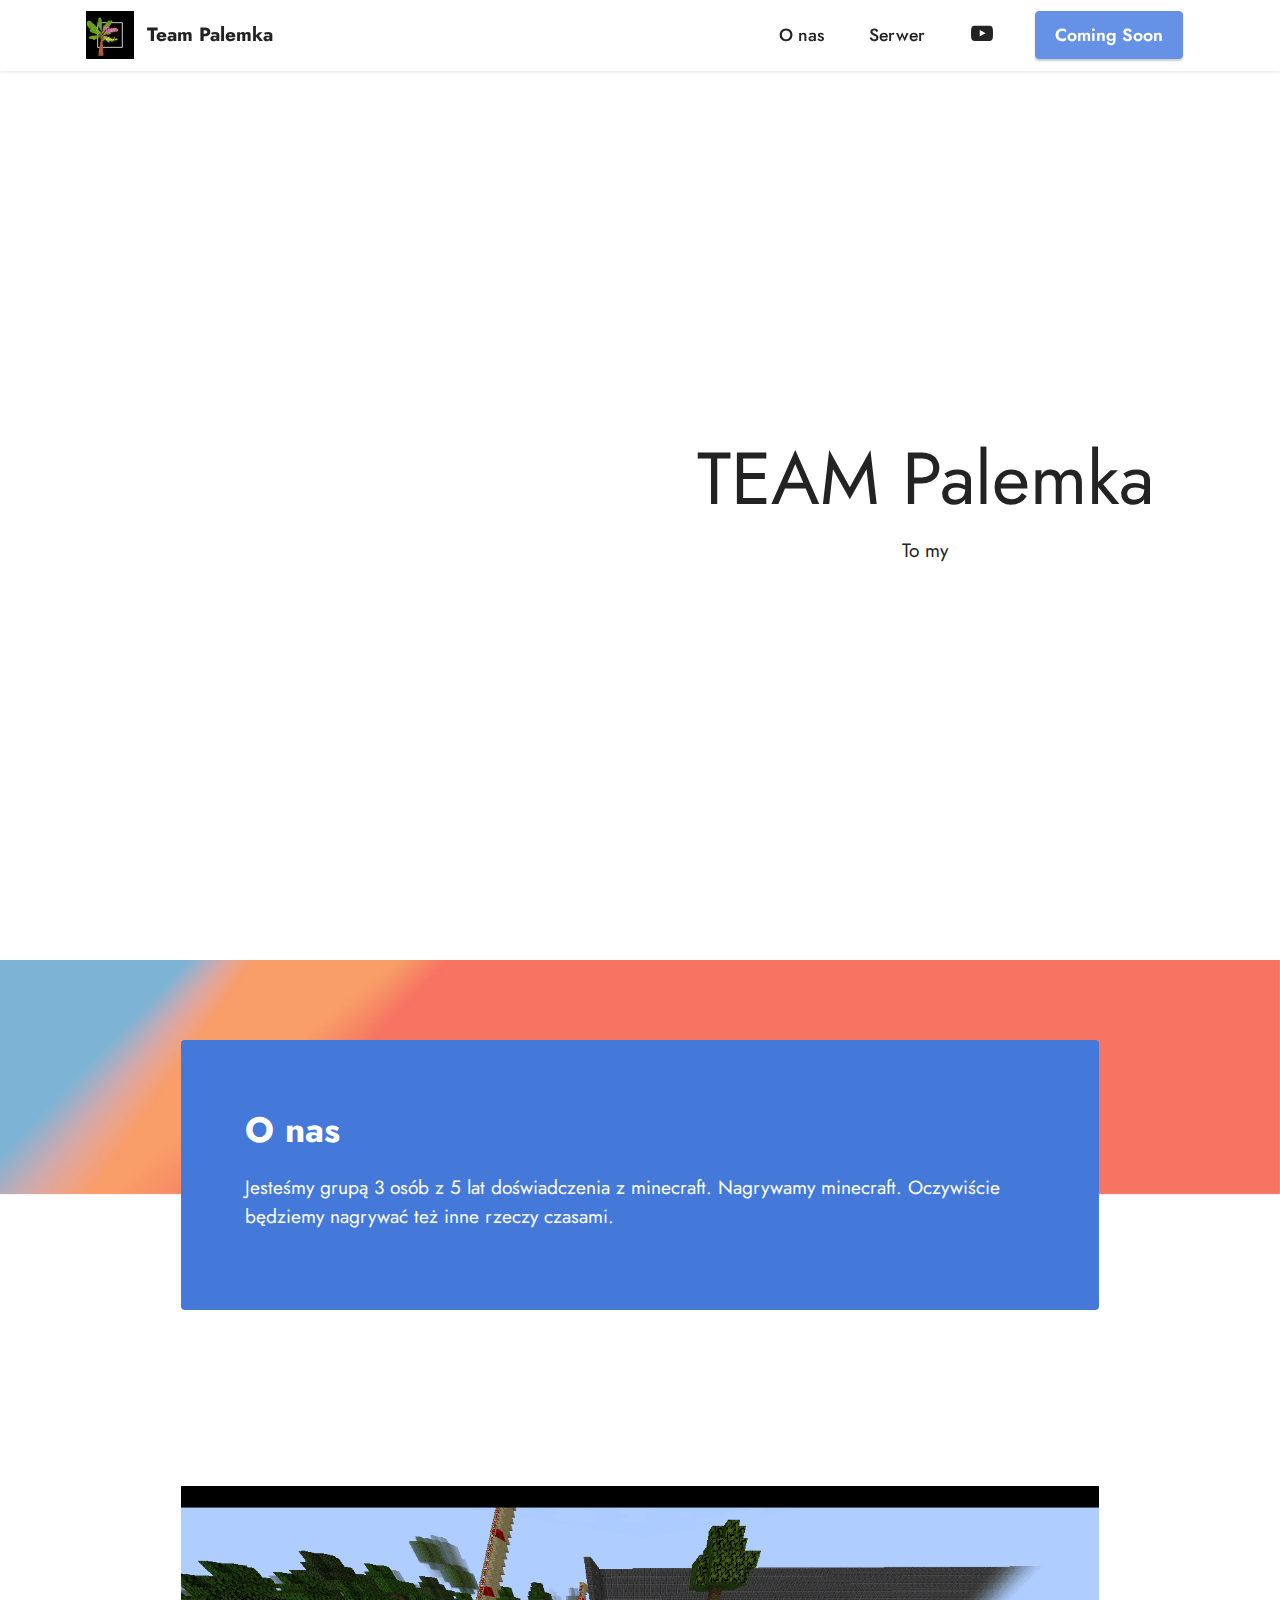
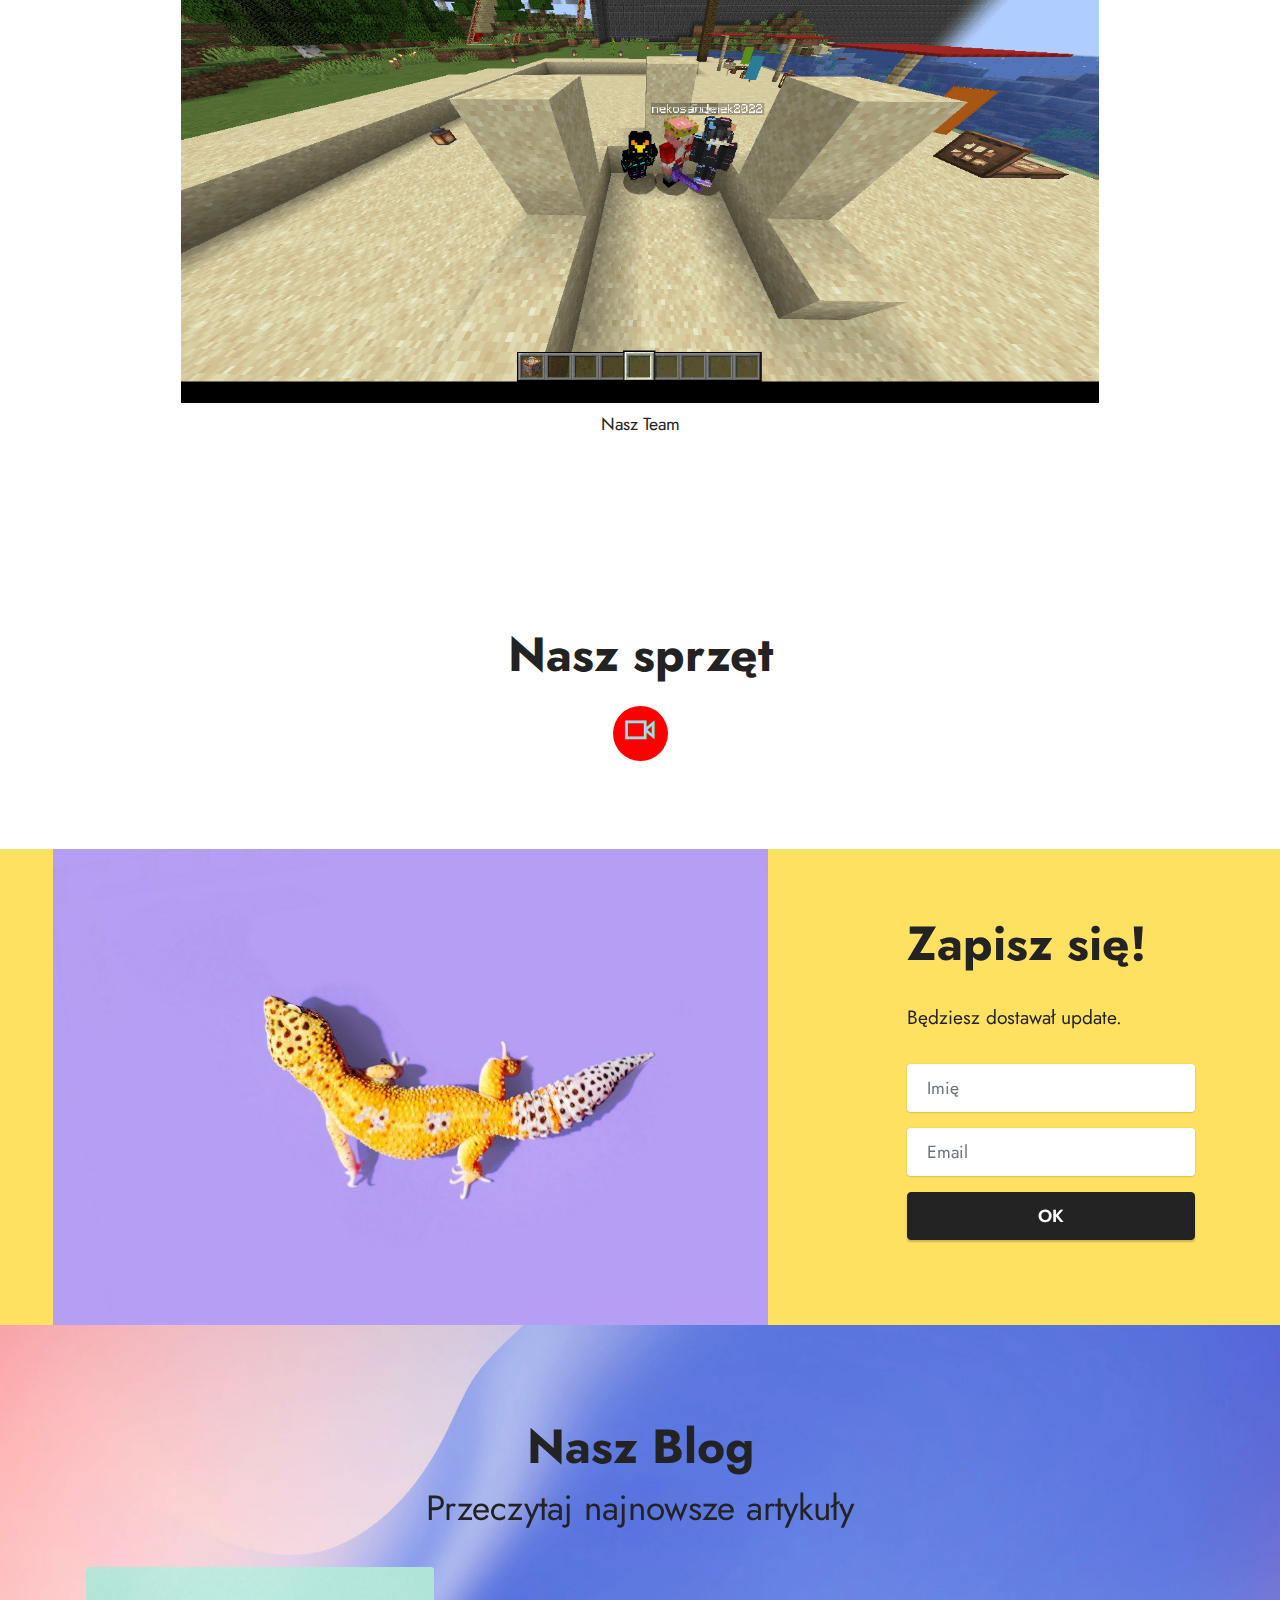
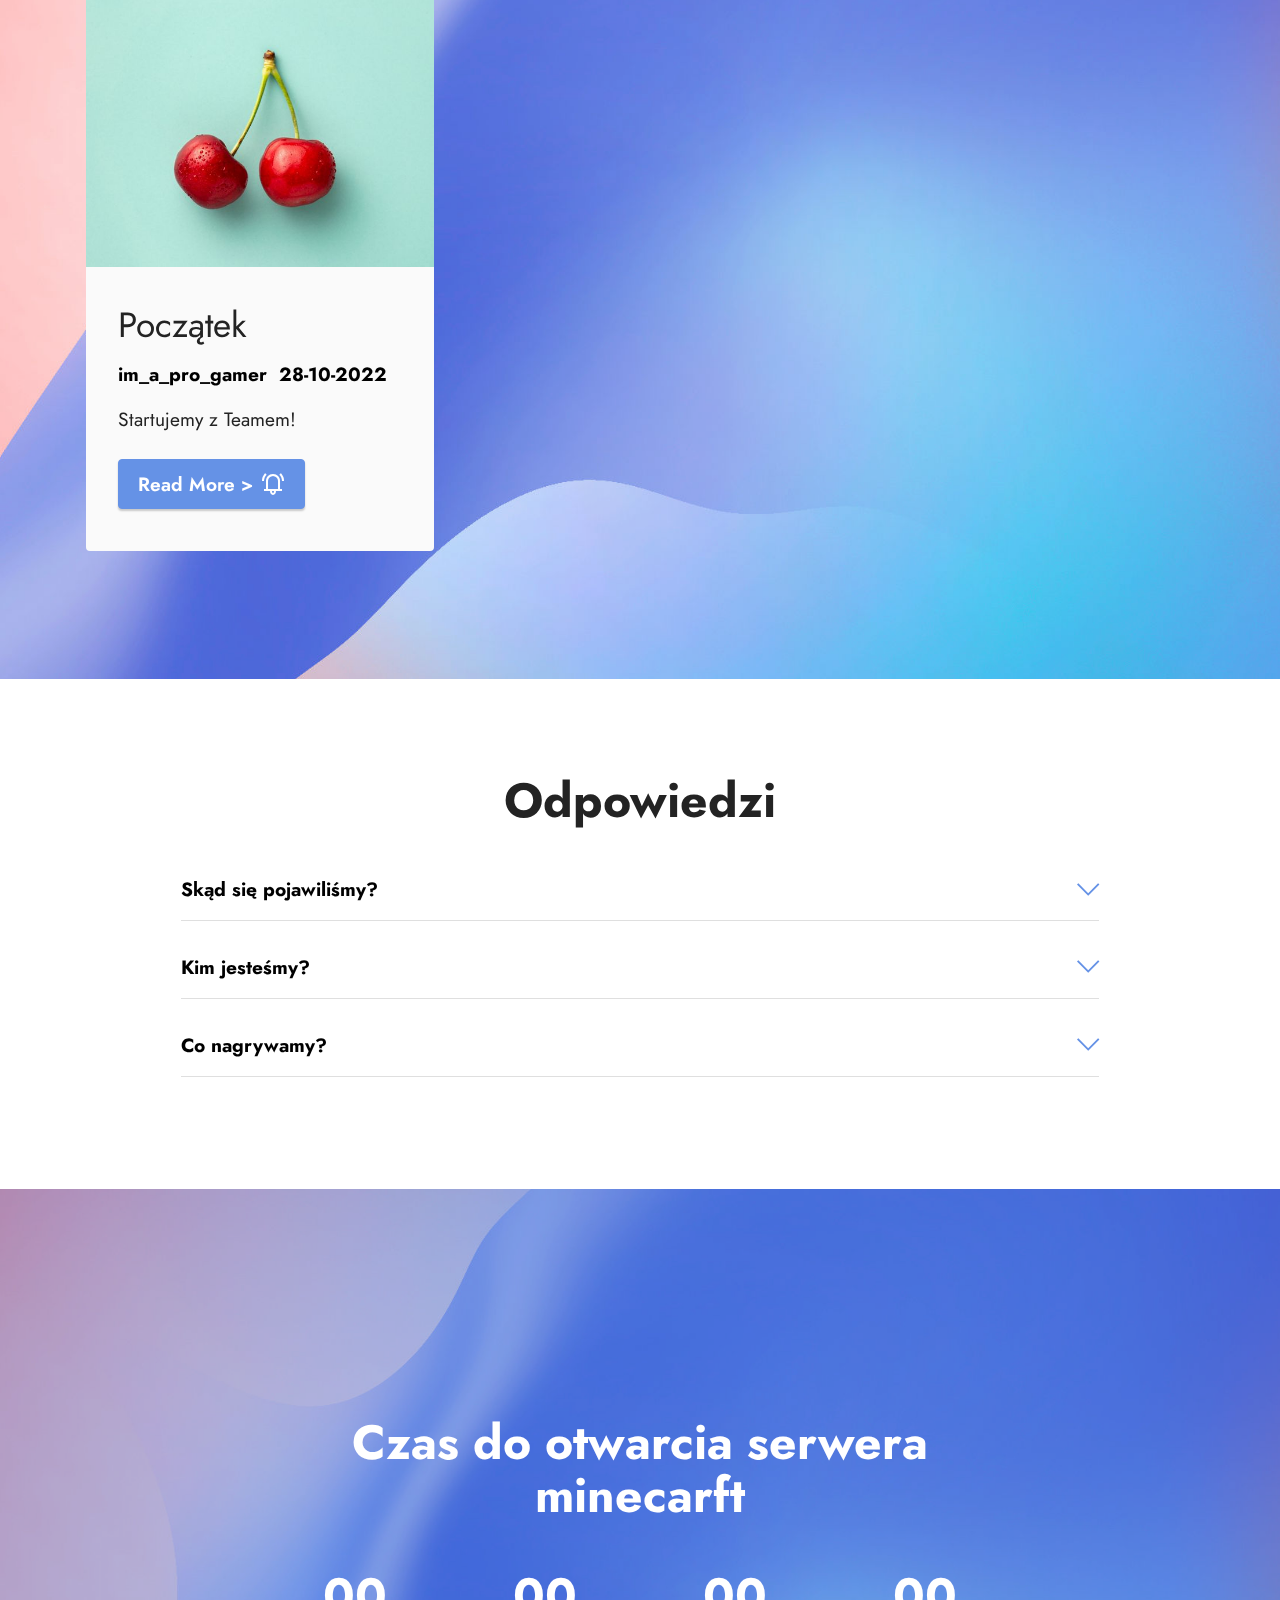
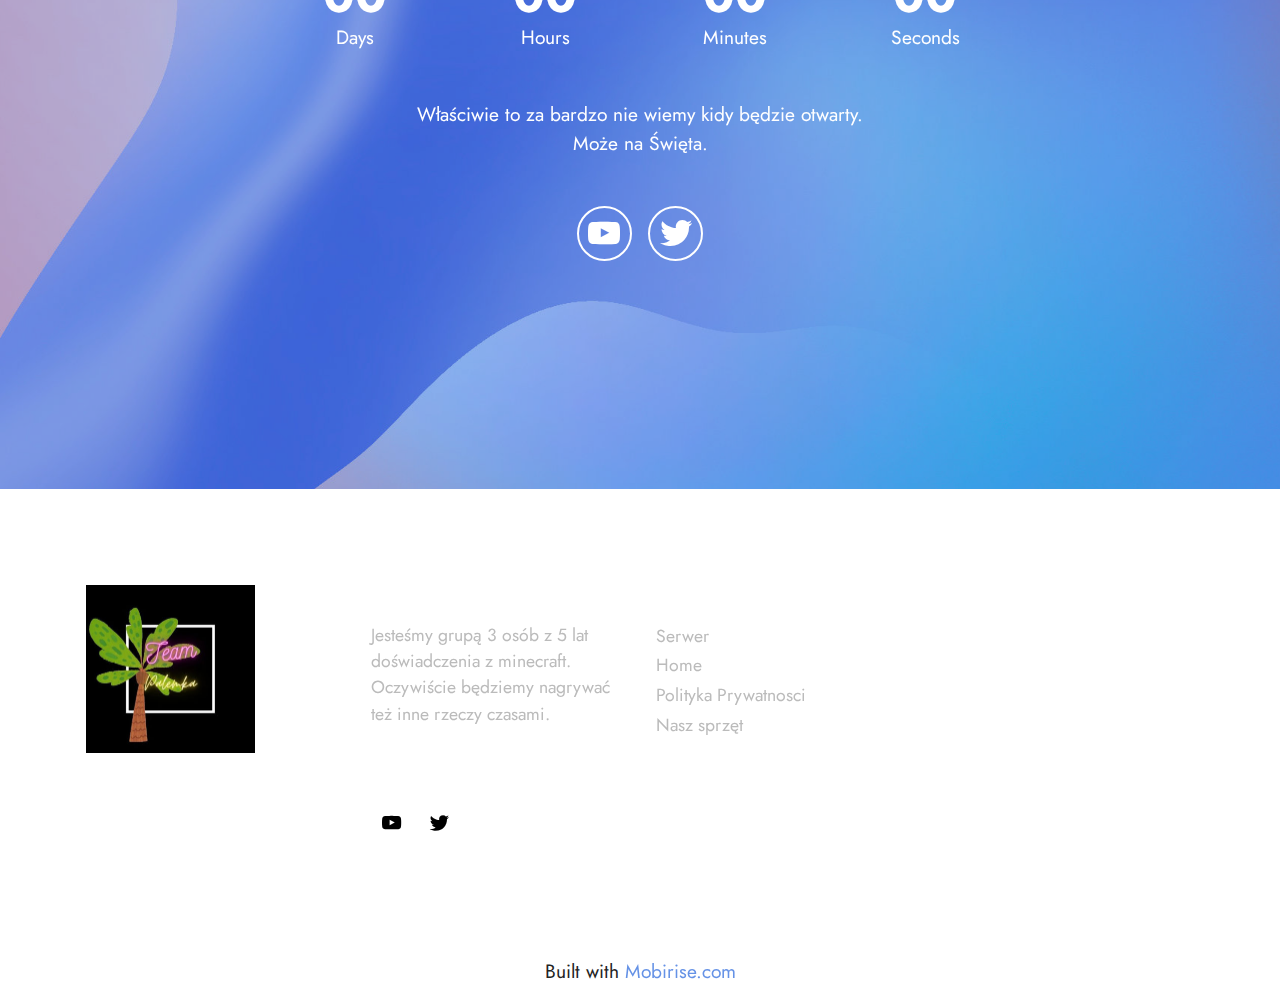
<file: index.html>
<!DOCTYPE html>
<html  >
<head>
  <!-- Site made with Mobirise Website Builder v5.6.14, https://mobirise.com -->
  <meta charset="UTF-8">
  <meta http-equiv="X-UA-Compatible" content="IE=edge">
  <meta name="generator" content="Mobirise v5.6.14, mobirise.com">
  <meta name="viewport" content="width=device-width, initial-scale=1, minimum-scale=1">
  <link rel="shortcut icon" href="assets/images/team-80x80.jpg" type="image/x-icon">
  <meta name="description" content="To jest nasza strona internetowa.">
  
  
  <title>Team Palemka</title>
  <link rel="stylesheet" href="assets/web/assets/mobirise-icons2/mobirise2.css">
  <link rel="stylesheet" href="assets/web/assets/mobirise-icons/mobirise-icons.css">
  <link rel="stylesheet" href="assets/bootstrap/css/bootstrap.min.css">
  <link rel="stylesheet" href="assets/bootstrap/css/bootstrap-grid.min.css">
  <link rel="stylesheet" href="assets/bootstrap/css/bootstrap-reboot.min.css">
  <link rel="stylesheet" href="assets/parallax/jarallax.css">
  <link rel="stylesheet" href="assets/socicon/css/styles.css">
  <link rel="stylesheet" href="assets/dropdown/css/style.css">
  <link rel="stylesheet" href="assets/theme/css/style.css">
  <link rel="preload" href="https://fonts.googleapis.com/css?family=Jost:100,200,300,400,500,600,700,800,900,100i,200i,300i,400i,500i,600i,700i,800i,900i&display=swap" as="style" onload="this.onload=null;this.rel='stylesheet'">
  <noscript><link rel="stylesheet" href="https://fonts.googleapis.com/css?family=Jost:100,200,300,400,500,600,700,800,900,100i,200i,300i,400i,500i,600i,700i,800i,900i&display=swap"></noscript>
  <link rel="preload" as="style" href="assets/mobirise/css/mbr-additional.css"><link rel="stylesheet" href="assets/mobirise/css/mbr-additional.css" type="text/css">

  
  
  
</head>
<body>
  
  <section data-bs-version="5.1" class="menu menu2 cid-tlrSTpXNOG" once="menu" id="menu2-15">
    
    <nav class="navbar navbar-dropdown navbar-fixed-top navbar-expand-lg">
        <div class="container">
            <div class="navbar-brand">
                <span class="navbar-logo">
                    <a href="https://mobiri.se">
                        <img src="assets/images/team-80x80.jpg" alt="Team Palemka" style="height: 3rem;">
                    </a>
                </span>
                <span class="navbar-caption-wrap"><a class="navbar-caption text-black display-7" href="https://mobiri.se">Team Palemka</a></span>
            </div>
            <button class="navbar-toggler" type="button" data-toggle="collapse" data-bs-toggle="collapse" data-target="#navbarSupportedContent" data-bs-target="#navbarSupportedContent" aria-controls="navbarNavAltMarkup" aria-expanded="false" aria-label="Toggle navigation">
                <div class="hamburger">
                    <span></span>
                    <span></span>
                    <span></span>
                    <span></span>
                </div>
            </button>
            <div class="collapse navbar-collapse" id="navbarSupportedContent">
                <ul class="navbar-nav nav-dropdown" data-app-modern-menu="true"><li class="nav-item"><a class="nav-link link text-black text-primary display-4" href="index.html#content15-r">O nas</a></li>
                    <li class="nav-item"><a class="nav-link link text-black text-primary display-4" href="Mineone.html">Serwer</a></li>
                    <li class="nav-item"><a class="nav-link link text-black text-primary display-4" href="https://www.youtube.com/channel/UCvRHscGbyYnPG7lRS5nkvGQ" target="_blank"><span class="socicon socicon-youtube mbr-iconfont mbr-iconfont-btn"></span></a>
                    </li></ul>
                
                <div class="navbar-buttons mbr-section-btn"><a class="btn btn-primary display-4" href="polityka prywatności.html">Coming Soon</a></div>
            </div>
        </div>
    </nav>
</section>

<section data-bs-version="5.1" class="header3 cid-tlrGSwEM6m mbr-fullscreen" data-bg-video="https://vimeo.com/428046504" id="header3-p">

    

    <div class="mbr-fallback-image disabled"></div>
    <div class="mbr-overlay" style="opacity: 0.2; background-color: rgb(255, 255, 255);"></div>

    <div class="align-center container">
        <div class="row justify-content-end">
            <div class="col-12 col-lg-6">
                <h1 class="mbr-section-title mbr-fonts-style mb-3 display-1">TEAM Palemka</h1>
                
                <p class="mbr-text mbr-fonts-style display-7">To my</p>
                
            </div>
        </div>
    </div>
</section>

<section data-bs-version="5.1" class="content15 cid-tlrH5FI1E2 mbr-parallax-background" id="content15-r">

    

    
    <div class="mbr-overlay" style="opacity: 0.3; background-color: rgb(255, 255, 255);">
    </div>
    <div class="container">
        <div class="row justify-content-center">
            <div class="card col-md-12 col-lg-10">
                <div class="card-wrapper">
                    <div class="card-box align-left">
                        <h4 class="card-title mbr-fonts-style mbr-white mb-3 display-5"><strong>O nas</strong></h4>
                        <p class="mbr-text mbr-fonts-style display-7">Jesteśmy grupą 3 osób z 5 lat doświadczenia z minecraft. Nagrywamy minecraft. Oczywiście będziemy nagrywać też inne rzeczy czasami.&nbsp;</p>
                        
                    </div>
                </div>
            </div>
        </div>
    </div>
</section>

<section data-bs-version="5.1" class="image3 cid-tlrHaqKQ5R" data-bg-video="https://vimeo.com/428046504" id="image3-s">
    

    <div class="mbr-fallback-image disabled"></div>
    <div class="mbr-overlay" style="opacity: 0.7; background-color: rgb(255, 255, 255);">
    </div>

    <div class="container">
        <div class="row justify-content-center">
            <div class="col-12 col-lg-10">
                <div class="image-wrapper">
                    <img src="assets/images/screenshot-from-2022-10-27-10-44-13-1366x768.png" alt="nasz team">
                    <p class="mbr-description mbr-fonts-style mt-2 align-center display-4">Nasz Team</p>
                </div>
            </div>
        </div>
    </div>
</section>

<section data-bs-version="5.1" class="share3 cid-tlrHRMaEMg" data-bg-video="https://vimeo.com/428046504" id="share3-w">
    
     
    
    <div class="mbr-fallback-image disabled"></div>
    <div class="mbr-overlay" style="opacity: 0.5; background-color: rgb(255, 255, 255);">
    </div>

    <div class="container">
        <div class="media-container-row">
            <div class="col-12">
                <h3 class="mbr-section-title align-center mb-3 mbr-fonts-style display-2"><strong>Nasz sprzęt</strong></h3>
                <div class="social-list align-center">
                   
                    
                        
                        
                        
                        
                        
                        
                        
                        
                        <a class="iconfont-wrapper bg-youtube m-2" href="page3.html" target="_blank">
                            <span class="mobi-mbri-video mobi-mbri" style="color: rgb(152, 222, 232); fill: rgb(152, 222, 232);"></span>
                        </a>
                        
                </div>
            </div>
        </div>
    </div>
</section>

<section data-bs-version="5.1" class="form3 cid-tlrHV0p6Mi" id="form3-x">

    

    

    <div class="container-fluid">
        <div class="row justify-content-center">
            <div class="col-lg-7 col-12">
                <div class="image-wrapper">
                    <img class="w-100" src="assets/images/features6.jpg" alt="Mobirise Website Builder">
                </div>
            </div>
            <div class="col-lg-3 offset-lg-1 mbr-form" data-form-type="formoid">
                <form action="https://mobirise.eu/" method="POST" class="mbr-form form-with-styler" data-form-title="Form Name"><input type="hidden" name="email" data-form-email="true" value="pPJl7rnGeaV8ZRoACFRt+CeZeUoWmxTRKN4zakJaKBxCCvTsm8j7Szq5OVYfQrAzbjstKjpQGFc8YPNlZXFShb07VbDdJVepkNA3liIskIEzTlDMyhoNAqJHbwiwWk64">
                    <div class="row">
                        <div hidden="hidden" data-form-alert="" class="alert alert-success col-12">Dziękujemy za zapisanie</div>
                        <div hidden="hidden" data-form-alert-danger="" class="alert alert-danger col-12">
                            Oops...! some problem!
                        </div>
                    </div>
                    <div class="dragArea row">
                        <div class="col-lg-12 col-md-12 col-sm-12">
                            <h1 class="mbr-section-title mb-4 display-2"><strong>Zapisz się!</strong></h1>
                        </div>
                        <div class="col-lg-12 col-md-12 col-sm-12">
                            <p class="mbr-text mbr-fonts-style mb-4 display-7">Będziesz dostawał update.</p>
                        </div>
                        <div data-for="name" class="col-lg-12 col-md col-sm-12 form-group mb-3">
                            <input type="text" name="name" placeholder="Imię" data-form-field="name" class="form-control" value="" id="name-form3-x">
                        </div>
                        <div class="col-lg-12 col-md col-sm-12 form-group mb-3" data-for="email">
                            <input type="email" name="email" placeholder="Email" data-form-field="email" class="form-control" value="" id="email-form3-x">
                        </div>
                        <div class="col-md-auto col-12 mbr-section-btn"><button type="submit" class="btn btn-black display-4">OK</button></div>
                    </div>
                </form>
            </div>
            <div class="offset-lg-1"></div>
        </div>
    </div>
</section>

<section data-bs-version="5.1" class="content2 cid-tlrI0ENkzW" id="content2-y">
    
    <div class="mbr-overlay"></div>
    <div class="container">
        <div class="mbr-section-head">
            <h4 class="mbr-section-title mbr-fonts-style align-center mb-0 display-2"><strong>Nasz Blog</strong></h4>
            <h5 class="mbr-section-subtitle mbr-fonts-style align-center mb-0 mt-2 display-5">Przeczytaj najnowsze artykuły</h5>
        </div>
        <div class="row mt-4">
            
            
            <div class="item features-image сol-12 col-md-6 col-lg-4 active">
                <div class="item-wrapper">
                    <div class="item-img">
                        <img src="assets/images/product3.jpg" alt="Mobirise Website Builder" title="">
                    </div>
                    <div class="item-content">
                        <h5 class="item-title mbr-fonts-style display-5">Początek</h5>
                        <h6 class="item-subtitle mbr-fonts-style mt-1 display-7"><strong>im_a_pro_gamer&nbsp; 28-10-2022</strong></h6>
                        <p class="mbr-text mbr-fonts-style mt-3 display-7">Startujemy z Teamem!</p>
                    </div>
                    <div class="mbr-section-btn item-footer mt-2"><a href="index.html#content15-r" class="btn btn-primary item-btn display-7"><span class="mobi-mbri mobi-mbri-alert mbr-iconfont mbr-iconfont-btn"></span>Read More
                            &gt;</a></div>
                </div>
            </div>

        </div>
    </div>
</section>

<section data-bs-version="5.1" class="content17 cid-tlrI2o1JI0" data-bg-video="https://vimeo.com/428046504" id="content17-z">

    

    <div class="mbr-fallback-image disabled"></div>
    <div class="mbr-overlay" style="opacity: 0.9; background-color: rgb(255, 255, 255);">
    </div>
    
    <div class="container">
        
            <div class="row justify-content-center">
                <div class="col-12 col-md-10">
                    <div class="section-head align-center mb-4">
                        <h3 class="mbr-section-title mb-0 mbr-fonts-style display-2"><strong>Odpowiedzi</strong></h3>
                        
                    </div>
                    
                    <div id="bootstrap-toggle" class="toggle-panel accordionStyles tab-content">
                        <div class="card mb-3">
                            <div class="card-header" role="tab" id="headingOne">
                                <a role="button" class="collapsed panel-title text-black" data-toggle="collapse" data-bs-toggle="collapse" data-core="" href="#collapse1_6" aria-expanded="false" aria-controls="collapse1">
                                    <h6 class="panel-title-edit mbr-fonts-style mb-0 display-7"><strong>Skąd się pojawiliśmy?</strong></h6>
                                    <span class="sign mbr-iconfont mbri-arrow-down"></span>
                                </a>
                            </div>
                            <div id="collapse1_6" class="panel-collapse noScroll collapse" role="tabpanel" aria-labelledby="headingOne">
                                <div class="panel-body">
                                    <p class="mbr-fonts-style panel-text display-7">Wpadliśmy na pomysł że fajnie będzie wam nagrywać kontent.</p>
                                </div>
                            </div>
                        </div>
                        <div class="card mb-3">
                            <div class="card-header" role="tab" id="headingTwo">
                                <a role="button" class="collapsed panel-title text-black" data-toggle="collapse" data-bs-toggle="collapse" data-core="" href="#collapse2_6" aria-expanded="false" aria-controls="collapse2">
                                    <h6 class="panel-title-edit mbr-fonts-style mb-0 display-7"><strong>Kim jesteśmy?&nbsp;</strong></h6>
                                    <span class="sign mbr-iconfont mbri-arrow-down"></span>
                                </a>

                            </div>
                            <div id="collapse2_6" class="panel-collapse noScroll collapse" role="tabpanel" aria-labelledby="headingTwo">
                                <div class="panel-body">
                                    <p class="mbr-fonts-style panel-text display-7">Jesteśmy grupą 3 osób z 5 lat doświadczenia z minecraft.</p>
                                </div>
                            </div>
                        </div>
                        <div class="card mb-3">
                            <div class="card-header" role="tab" id="headingThree">
                                <a role="button" class="collapsed panel-title text-black" data-toggle="collapse" data-bs-toggle="collapse" data-core="" href="#collapse3_6" aria-expanded="false" aria-controls="collapse3">
                                    <h6 class="panel-title-edit mbr-fonts-style mb-0 display-7"><strong>Co nagrywamy?</strong></h6>
                                    <span class="sign mbr-iconfont mbri-arrow-down"></span>
                                </a>
                            </div>
                            <div id="collapse3_6" class="panel-collapse noScroll collapse" role="tabpanel" aria-labelledby="headingThree">
                                <div class="panel-body">
                                    <p class="mbr-fonts-style panel-text display-7">Minecraft.&nbsp; Oczywiście będziemy nagrywać też inne rzeczy czasami. </p>
                                </div>
                            </div>
                        </div>
                        
                        
                        
                    </div>
                </div>
            </div>
        </div>
</section>

<section data-bs-version="5.1" class="countdown4 cid-tlrI552DD8 mbr-fullscreen" id="countdown4-10">
    

    
    <div class="mbr-overlay" style="opacity: 0.4; background-color: rgb(68, 121, 217);">
    </div>
    <div class="container">
        <div class="row justify-content-center">
            <div class="col-lg-8">
                <h3 class="mbr-section-title mb-5 align-center mbr-fonts-style display-2"><strong>Czas do otwarcia serwera minecarft</strong></h3>
                
                <div class="countdown-cont align-center mb-5">
                    <div class="daysCountdown col-xs-3 col-sm-3 col-md-3" title="Days"></div>
                    <div class="hoursCountdown col-xs-3 col-sm-3 col-md-3" title="Hours"></div>
                    <div class="minutesCountdown col-xs-3 col-sm-3 col-md-3" title="Minutes"></div>
                    <div class="secondsCountdown col-xs-3 col-sm-3 col-md-3" title="Seconds"></div>
                    <div class="countdown" data-due-date="2022/11/28"></div>
                </div>
                <p class="mbr-text mb-5 align-center mbr-fonts-style display-7">Właściwie to za bardzo nie wiemy kidy będzie otwarty.<br>Może na Święta.</p>
                <div class="icons-menu row justify-content-center display-7">
                    
                    
                    
                    
                <div class="soc-item col-auto">
                        <a href="https://www.youtube.com/channel/UCvRHscGbyYnPG7lRS5nkvGQ" target="_blank" class="social__link">
                            <span class="mbr-iconfont socicon-youtube socicon"></span>
                        </a>
                    </div><div class="soc-item col-auto">
                        <a href="https://twitter.com/Team_Palemka" target="_blank" class="social__link">
                            <span class="mbr-iconfont socicon-twitter socicon"></span>
                        </a>
                    </div></div>
                
            </div>
        </div>
    </div>
</section>

<section data-bs-version="5.1" class="footer4 cid-tls9eVwTUj" once="footers" id="footer4-18">

    

    
    
    <div class="container">
        <div class="row mbr-white">
            <div class="col-6 col-lg-3">
                <div class="media-wrap col-md-8 col-12">
                    <a href="https://mobiri.se/">
                        <img src="assets/images/team-337x337.jpg" alt="team">
                    </a>
                </div>
            </div>
            <div class="col-12 col-md-6 col-lg-3">
                <h5 class="mbr-section-subtitle mbr-fonts-style mb-2 display-7"><strong>O nas</strong></h5>
                <p class="mbr-text mbr-fonts-style mb-4 display-4">Jesteśmy grupą 3 osób z 5 lat doświadczenia z minecraft. Oczywiście będziemy nagrywać też inne rzeczy czasami.&nbsp;</p>
                <h5 class="mbr-section-subtitle mbr-fonts-style mb-3 display-7">
                    <strong>Follow Us</strong>
                </h5>
                <div class="social-row display-7">
                    <div class="soc-item">
                        <a href="https://www.youtube.com/channel/UCvRHscGbyYnPG7lRS5nkvGQ" target="_blank">
                            <span class="mbr-iconfont socicon-youtube socicon"></span>
                        </a>
                    </div>
                    <div class="soc-item">
                        <a href="https://twitter.com/Team_Palemka" target="_blank">
                            <span class="mbr-iconfont socicon-twitter socicon"></span>
                        </a>
                    </div>
                    
                    
                </div>
            </div>
            <div class="col-12 col-md-6 col-lg-3">
                <h5 class="mbr-section-subtitle mbr-fonts-style mb-2 display-7"><strong>Centrum</strong></h5>
                <ul class="list mbr-fonts-style display-4">
                    <li class="mbr-text item-wrap">Serwer</li>
                    <li class="mbr-text item-wrap">Home</li>
                    <li class="mbr-text item-wrap">Polityka Prywatnosci</li><li class="mbr-text item-wrap">Nasz sprzęt</li>
                </ul>
            </div>
            <div class="col-12 col-md-6 col-lg-3">
                <h5 class="mbr-section-subtitle mbr-fonts-style mb-2 display-7"></h5>
                <ul class="list mbr-fonts-style display-4"></ul>
            </div>
            
        </div>
    </div>
</section><section class="display-7" style="padding: 0;align-items: center;justify-content: center;flex-wrap: wrap;    align-content: center;display: flex;position: relative;height: 4rem;"><a href="https://mobiri.se/2895281" style="flex: 1 1;height: 4rem;position: absolute;width: 100%;z-index: 1;"><img alt="" style="height: 4rem;" src="[data-uri]"></a><p style="margin: 0;text-align: center;" class="display-7">Built with &#8204;</p><a style="z-index:1" href="https://mobirise.com">Mobirise.com </a></section><script src="assets/bootstrap/js/bootstrap.bundle.min.js"></script>  <script src="assets/parallax/jarallax.js"></script>  <script src="assets/web/assets/cookies-alert-plugin/cookies-alert-core.js"></script>  <script src="assets/web/assets/cookies-alert-plugin/cookies-alert-script.js"></script>  <script src="assets/smoothscroll/smooth-scroll.js"></script>  <script src="assets/ytplayer/index.js"></script>  <script src="assets/vimeoplayer/player.js"></script>  <script src="assets/mbr-switch-arrow/mbr-switch-arrow.js"></script>  <script src="assets/countdown/countdown.js"></script>  <script src="assets/dropdown/js/navbar-dropdown.js"></script>  <script src="assets/theme/js/script.js"></script>  <script src="assets/formoid/formoid.min.js"></script>  
  
  
</body>
</html>
</file>
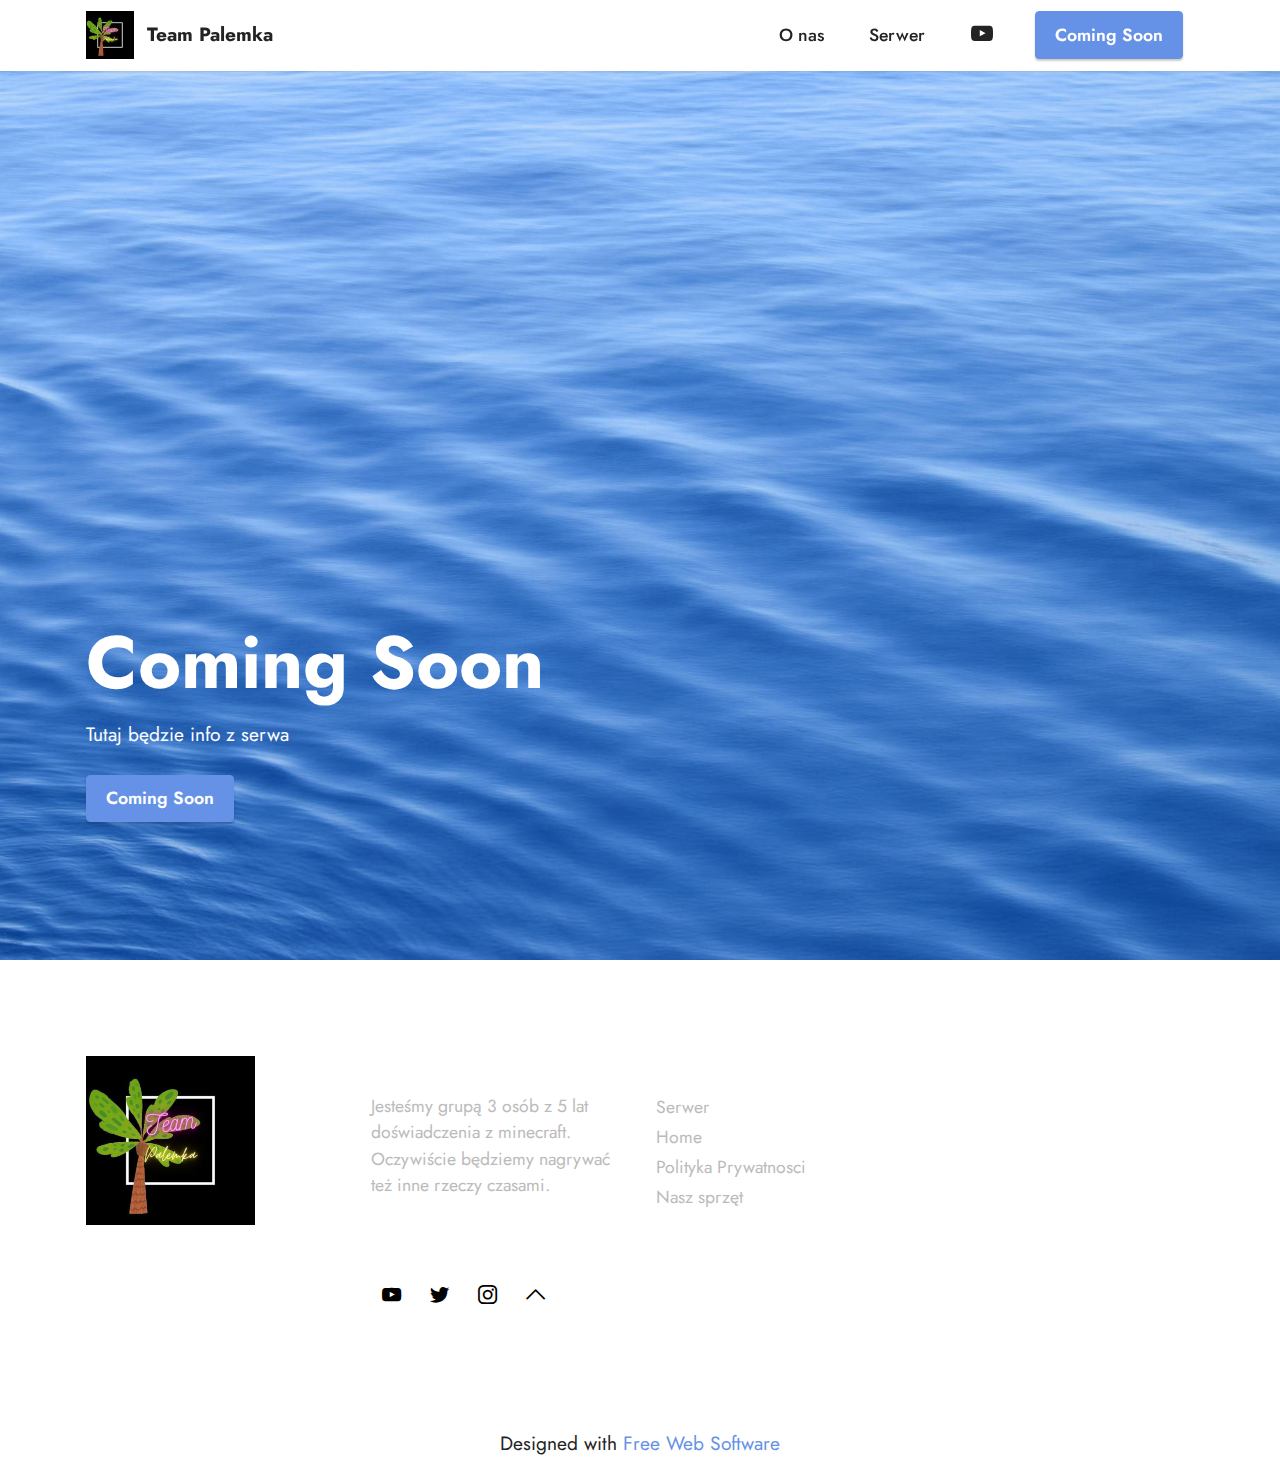
<file: Mineone.html>
<!DOCTYPE html>
<html  >
<head>
  <!-- Site made with Mobirise Website Builder v5.6.14, https://mobirise.com -->
  <meta charset="UTF-8">
  <meta http-equiv="X-UA-Compatible" content="IE=edge">
  <meta name="generator" content="Mobirise v5.6.14, mobirise.com">
  <meta name="viewport" content="width=device-width, initial-scale=1, minimum-scale=1">
  <link rel="shortcut icon" href="assets/images/team-80x80.jpg" type="image/x-icon">
  <meta name="description" content="Nasz serwer minecraft">
  
  
  <title>Mineone</title>
  <link rel="stylesheet" href="assets/web/assets/mobirise-icons2/mobirise2.css">
  <link rel="stylesheet" href="assets/bootstrap/css/bootstrap.min.css">
  <link rel="stylesheet" href="assets/bootstrap/css/bootstrap-grid.min.css">
  <link rel="stylesheet" href="assets/bootstrap/css/bootstrap-reboot.min.css">
  <link rel="stylesheet" href="assets/dropdown/css/style.css">
  <link rel="stylesheet" href="assets/socicon/css/styles.css">
  <link rel="stylesheet" href="assets/theme/css/style.css">
  <link rel="preload" href="https://fonts.googleapis.com/css?family=Jost:100,200,300,400,500,600,700,800,900,100i,200i,300i,400i,500i,600i,700i,800i,900i&display=swap" as="style" onload="this.onload=null;this.rel='stylesheet'">
  <noscript><link rel="stylesheet" href="https://fonts.googleapis.com/css?family=Jost:100,200,300,400,500,600,700,800,900,100i,200i,300i,400i,500i,600i,700i,800i,900i&display=swap"></noscript>
  <link rel="preload" as="style" href="assets/mobirise/css/mbr-additional.css"><link rel="stylesheet" href="assets/mobirise/css/mbr-additional.css" type="text/css">

  
  
  
</head>
<body>
  
  <section data-bs-version="5.1" class="menu menu2 cid-tlrSTpXNOG" once="menu" id="menu2-16">
    
    <nav class="navbar navbar-dropdown navbar-fixed-top navbar-expand-lg">
        <div class="container">
            <div class="navbar-brand">
                <span class="navbar-logo">
                    <a href="https://mobiri.se">
                        <img src="assets/images/team-80x80.jpg" alt="Team Palemka" style="height: 3rem;">
                    </a>
                </span>
                <span class="navbar-caption-wrap"><a class="navbar-caption text-black display-7" href="https://mobiri.se">Team Palemka</a></span>
            </div>
            <button class="navbar-toggler" type="button" data-toggle="collapse" data-bs-toggle="collapse" data-target="#navbarSupportedContent" data-bs-target="#navbarSupportedContent" aria-controls="navbarNavAltMarkup" aria-expanded="false" aria-label="Toggle navigation">
                <div class="hamburger">
                    <span></span>
                    <span></span>
                    <span></span>
                    <span></span>
                </div>
            </button>
            <div class="collapse navbar-collapse" id="navbarSupportedContent">
                <ul class="navbar-nav nav-dropdown" data-app-modern-menu="true"><li class="nav-item"><a class="nav-link link text-black text-primary display-4" href="index.html#content15-r">O nas</a></li>
                    <li class="nav-item"><a class="nav-link link text-black text-primary display-4" href="Mineone.html">Serwer</a></li>
                    <li class="nav-item"><a class="nav-link link text-black text-primary display-4" href="https://www.youtube.com/channel/UCvRHscGbyYnPG7lRS5nkvGQ" target="_blank"><span class="socicon socicon-youtube mbr-iconfont mbr-iconfont-btn"></span></a>
                    </li></ul>
                
                <div class="navbar-buttons mbr-section-btn"><a class="btn btn-primary display-4" href="polityka prywatności.html">Coming Soon</a></div>
            </div>
        </div>
    </nav>
</section>

<section data-bs-version="5.1" class="header4 cid-tlrTqKOy9j mbr-fullscreen" id="header4-17">

    
    
    <div class="container">
        <div class="row">
            <div class="content-wrap">
                <h1 class="mbr-section-title mbr-fonts-style mbr-white mb-3 display-1"><strong>Coming Soon</strong></h1>
                
                <p class="mbr-fonts-style mbr-text mbr-white mb-3 display-7">Tutaj będzie info z serwa</p>

                <div class="mbr-section-btn"><a class="btn btn-primary display-4" href="https://mobiri.se">Coming Soon</a></div>
            </div>
        </div>
    </div>
</section>

<section data-bs-version="5.1" class="footer4 cid-tls9eVwTUj" once="footers" id="footer4-18">

    

    
    
    <div class="container">
        <div class="row mbr-white">
            <div class="col-6 col-lg-3">
                <div class="media-wrap col-md-8 col-12">
                    <a href="https://mobiri.se/">
                        <img src="assets/images/team-337x337.jpg" alt="team">
                    </a>
                </div>
            </div>
            <div class="col-12 col-md-6 col-lg-3">
                <h5 class="mbr-section-subtitle mbr-fonts-style mb-2 display-7"><strong>O nas</strong></h5>
                <p class="mbr-text mbr-fonts-style mb-4 display-4">Jesteśmy grupą 3 osób z 5 lat doświadczenia z minecraft. Oczywiście będziemy nagrywać też inne rzeczy czasami.&nbsp;</p>
                <h5 class="mbr-section-subtitle mbr-fonts-style mb-3 display-7">
                    <strong>Follow Us</strong>
                </h5>
                <div class="social-row display-7">
                    <div class="soc-item">
                        <a href="https://www.youtube.com/channel/UCvRHscGbyYnPG7lRS5nkvGQ" target="_blank">
                            <span class="mbr-iconfont socicon-youtube socicon"></span>
                        </a>
                    </div>
                    <div class="soc-item">
                        <a href="https://twitter.com/Team_Palemka" target="_blank">
                            <span class="mbr-iconfont socicon-twitter socicon"></span>
                        </a>
                    </div>
                    <div class="soc-item">
                        <a href="https://twitter.com/mobirise" target="_blank">
                            <span class="mbr-iconfont socicon socicon-instagram"></span>
                        </a>
                    </div>
                    <div class="soc-item">
                        <a href="page3.html#top" target="_blank">
                            <span class="mbr-iconfont mobi-mbri-arrow-up mobi-mbri"></span>
                        </a>
                    </div>
                </div>
            </div>
            <div class="col-12 col-md-6 col-lg-3">
                <h5 class="mbr-section-subtitle mbr-fonts-style mb-2 display-7"><strong>Centrum</strong></h5>
                <ul class="list mbr-fonts-style display-4">
                    <li class="mbr-text item-wrap">Serwer</li>
                    <li class="mbr-text item-wrap">Home</li>
                    <li class="mbr-text item-wrap">Polityka Prywatnosci</li><li class="mbr-text item-wrap">Nasz sprzęt</li>
                </ul>
            </div>
            <div class="col-12 col-md-6 col-lg-3">
                <h5 class="mbr-section-subtitle mbr-fonts-style mb-2 display-7"></h5>
                <ul class="list mbr-fonts-style display-4"></ul>
            </div>
            
        </div>
    </div>
</section><section class="display-7" style="padding: 0;align-items: center;justify-content: center;flex-wrap: wrap;    align-content: center;display: flex;position: relative;height: 4rem;"><a href="https://mobiri.se/2895281" style="flex: 1 1;height: 4rem;position: absolute;width: 100%;z-index: 1;"><img alt="" style="height: 4rem;" src="[data-uri]"></a><p style="margin: 0;text-align: center;" class="display-7">Designed with &#8204;</p><a style="z-index:1" href="https://mobirise.com"> Free Web  Software</a></section><script src="assets/bootstrap/js/bootstrap.bundle.min.js"></script>  <script src="assets/web/assets/cookies-alert-plugin/cookies-alert-core.js"></script>  <script src="assets/web/assets/cookies-alert-plugin/cookies-alert-script.js"></script>  <script src="assets/smoothscroll/smooth-scroll.js"></script>  <script src="assets/ytplayer/index.js"></script>  <script src="assets/dropdown/js/navbar-dropdown.js"></script>  <script src="assets/vimeoplayer/player.js"></script>  <script src="assets/theme/js/script.js"></script>  
  
  
</body>
</html>
</file>
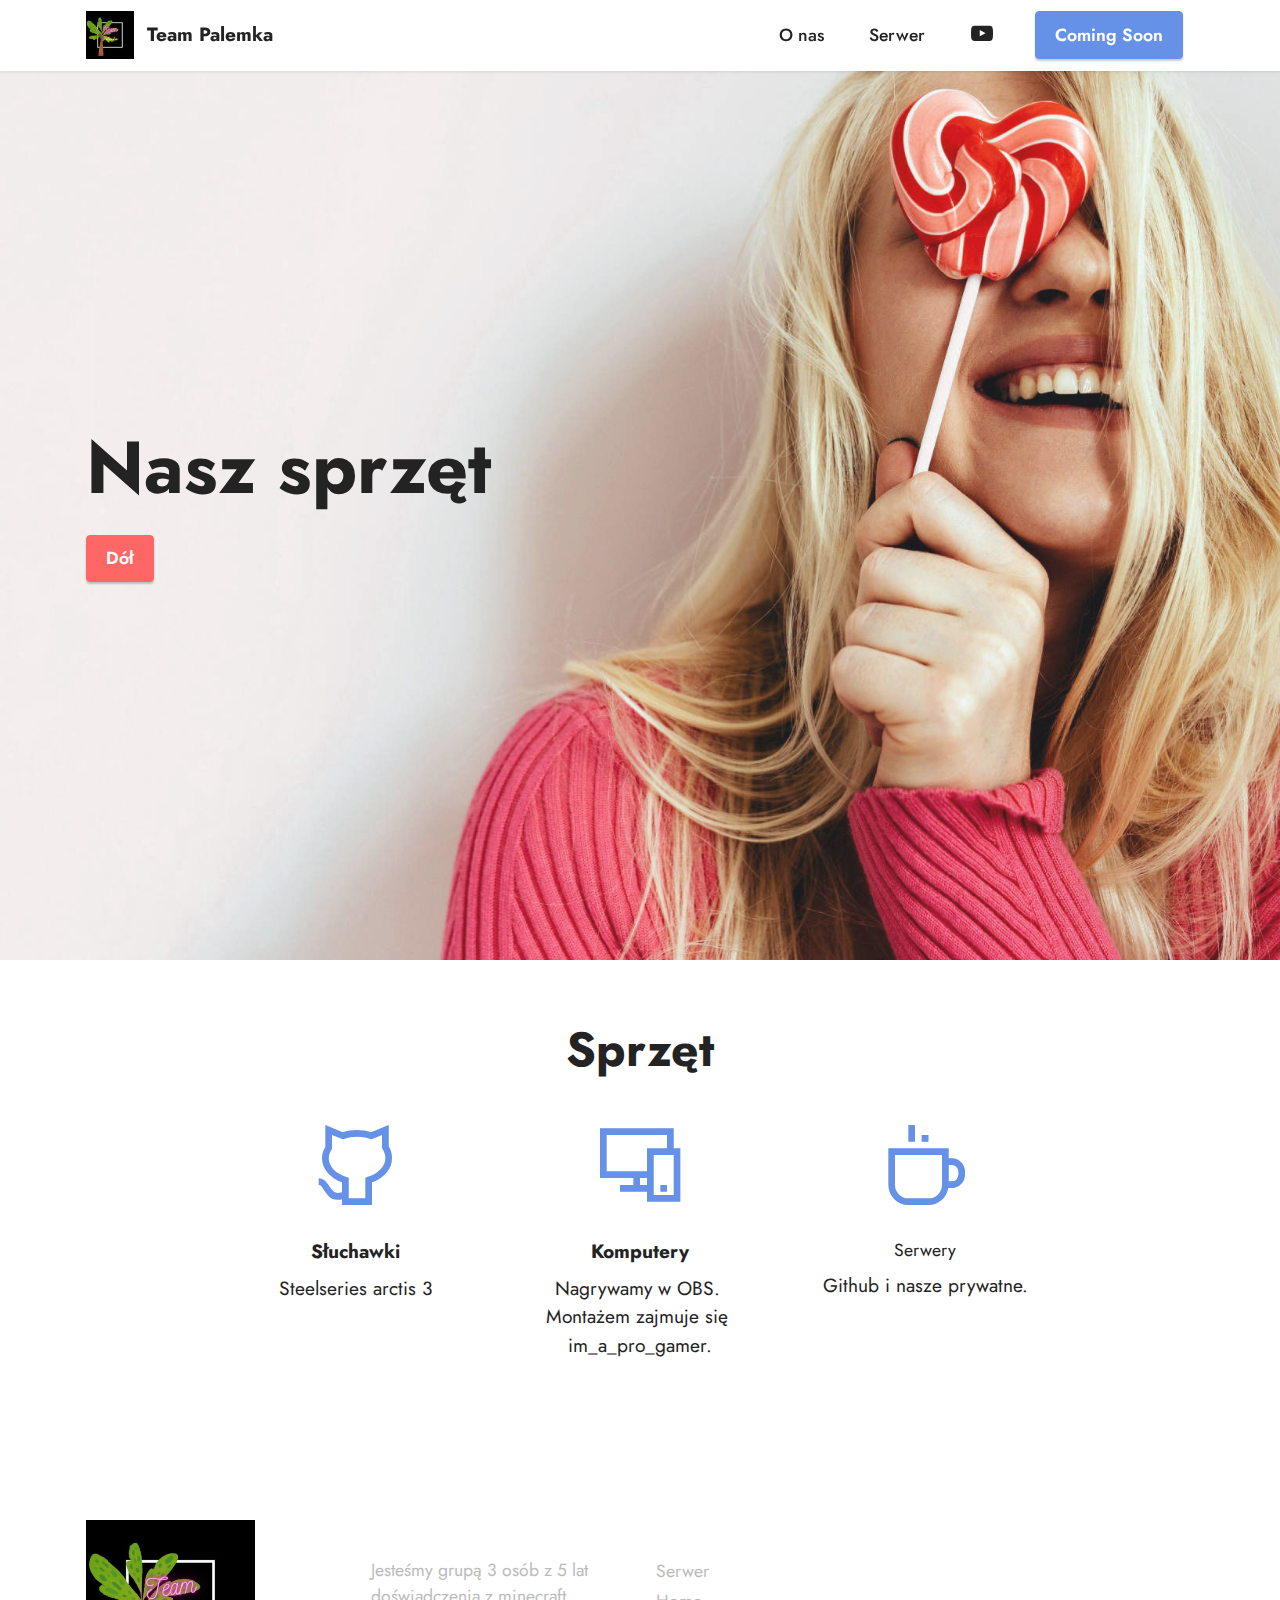
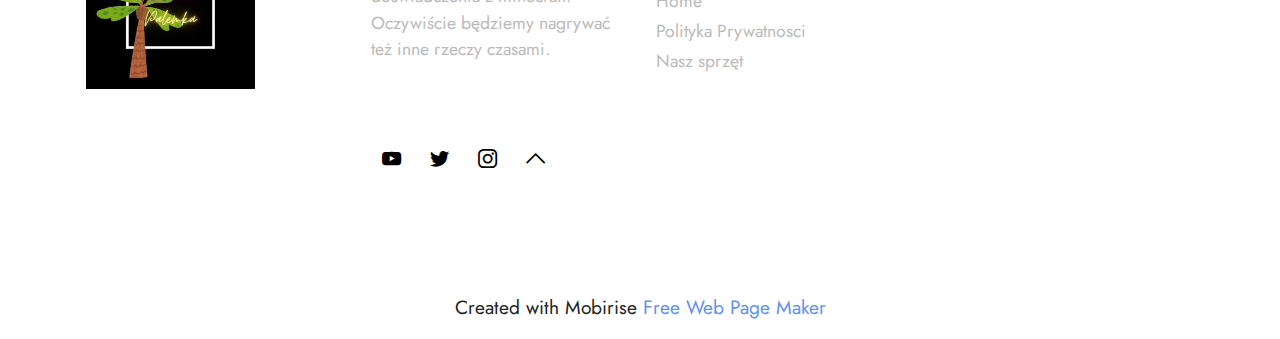
<file: page3.html>
<!DOCTYPE html>
<html  >
<head>
  <!-- Site made with Mobirise Website Builder v5.6.14, https://mobirise.com -->
  <meta charset="UTF-8">
  <meta http-equiv="X-UA-Compatible" content="IE=edge">
  <meta name="generator" content="Mobirise v5.6.14, mobirise.com">
  <meta name="viewport" content="width=device-width, initial-scale=1, minimum-scale=1">
  <link rel="shortcut icon" href="assets/images/team-80x80.jpg" type="image/x-icon">
  <meta name="description" content="">
  
  
  <title>nasz sprzet</title>
  <link rel="stylesheet" href="assets/web/assets/mobirise-icons2/mobirise2.css">
  <link rel="stylesheet" href="assets/bootstrap/css/bootstrap.min.css">
  <link rel="stylesheet" href="assets/bootstrap/css/bootstrap-grid.min.css">
  <link rel="stylesheet" href="assets/bootstrap/css/bootstrap-reboot.min.css">
  <link rel="stylesheet" href="assets/dropdown/css/style.css">
  <link rel="stylesheet" href="assets/socicon/css/styles.css">
  <link rel="stylesheet" href="assets/theme/css/style.css">
  <link rel="preload" href="https://fonts.googleapis.com/css?family=Jost:100,200,300,400,500,600,700,800,900,100i,200i,300i,400i,500i,600i,700i,800i,900i&display=swap" as="style" onload="this.onload=null;this.rel='stylesheet'">
  <noscript><link rel="stylesheet" href="https://fonts.googleapis.com/css?family=Jost:100,200,300,400,500,600,700,800,900,100i,200i,300i,400i,500i,600i,700i,800i,900i&display=swap"></noscript>
  <link rel="preload" as="style" href="assets/mobirise/css/mbr-additional.css"><link rel="stylesheet" href="assets/mobirise/css/mbr-additional.css" type="text/css">

  
  
  
</head>
<body>
  
  <section data-bs-version="5.1" class="menu menu2 cid-tlrSTpXNOG" once="menu" id="menu2-19">
    
    <nav class="navbar navbar-dropdown navbar-fixed-top navbar-expand-lg">
        <div class="container">
            <div class="navbar-brand">
                <span class="navbar-logo">
                    <a href="https://mobiri.se">
                        <img src="assets/images/team-80x80.jpg" alt="Team Palemka" style="height: 3rem;">
                    </a>
                </span>
                <span class="navbar-caption-wrap"><a class="navbar-caption text-black display-7" href="https://mobiri.se">Team Palemka</a></span>
            </div>
            <button class="navbar-toggler" type="button" data-toggle="collapse" data-bs-toggle="collapse" data-target="#navbarSupportedContent" data-bs-target="#navbarSupportedContent" aria-controls="navbarNavAltMarkup" aria-expanded="false" aria-label="Toggle navigation">
                <div class="hamburger">
                    <span></span>
                    <span></span>
                    <span></span>
                    <span></span>
                </div>
            </button>
            <div class="collapse navbar-collapse" id="navbarSupportedContent">
                <ul class="navbar-nav nav-dropdown" data-app-modern-menu="true"><li class="nav-item"><a class="nav-link link text-black text-primary display-4" href="index.html#content15-r">O nas</a></li>
                    <li class="nav-item"><a class="nav-link link text-black text-primary display-4" href="Mineone.html">Serwer</a></li>
                    <li class="nav-item"><a class="nav-link link text-black text-primary display-4" href="https://www.youtube.com/channel/UCvRHscGbyYnPG7lRS5nkvGQ" target="_blank"><span class="socicon socicon-youtube mbr-iconfont mbr-iconfont-btn"></span></a>
                    </li></ul>
                
                <div class="navbar-buttons mbr-section-btn"><a class="btn btn-primary display-4" href="polityka prywatności.html">Coming Soon</a></div>
            </div>
        </div>
    </nav>
</section>

<section data-bs-version="5.1" class="header1 cid-tlxbapPgGC mbr-fullscreen" id="header1-1b">

    

    
    <div class="mbr-overlay" style="opacity: 0.1; background-color: rgb(250, 250, 250);"></div>

    <div class="container">
        <div class="row">
            <div class="col-12 col-lg-5">
                <h1 class="mbr-section-title mbr-fonts-style mb-3 display-1"><strong>Nasz sprzęt</strong></h1>
                
                <p class="mbr-text mbr-fonts-style display-7"></p>
                <div class="mbr-section-btn mt-3"><a class="btn btn-secondary display-4" href="page3.html#footer4-1a">Dół</a></div>
            </div>
        </div>
    </div>
</section>

<section data-bs-version="5.1" class="features1 cid-tlxcpBgjyO" id="features1-1d">
    

    
    
    <div class="container">
        <div class="row">
            <div class="col-12 col-lg-9">
                <h3 class="mbr-section-title mbr-fonts-style align-center mb-0 display-2"><strong>Sprzęt</strong></h3>
                
            </div>
        </div>
        <div class="row">
            <div class="card col-12 col-md-6 col-lg-3">
                <div class="card-wrapper">
                    <div class="card-box align-center">
                        <div class="iconfont-wrapper">
                            <span class="mbr-iconfont mobi-mbri-github mobi-mbri"></span>
                        </div>
                        <h5 class="card-title mbr-fonts-style display-7"><strong>Słuchawki</strong></h5>
                        <p class="card-text mbr-fonts-style display-7">Steelseries arctis 3</p>
                    </div>
                </div>
            </div>
            <div class="card col-12 col-md-6 col-lg-3">
                <div class="card-wrapper">
                    <div class="card-box align-center">
                        <div class="iconfont-wrapper">
                            <span class="mbr-iconfont mobi-mbri-responsive-2 mobi-mbri"></span>
                        </div>
                        <h5 class="card-title mbr-fonts-style display-7"><strong>Komputery</strong></h5>
                        <p class="card-text mbr-fonts-style display-7">Nagrywamy w OBS.&nbsp;<br>Montażem zajmuje się&nbsp;<br>im_a_pro_gamer.</p>
                    </div>
                </div>
            </div>
            <div class="card col-12 col-md-6 col-lg-3">
                <div class="card-wrapper">
                    <div class="card-box align-center">
                        <div class="iconfont-wrapper">
                            <span class="mbr-iconfont mobi-mbri-hot-cup mobi-mbri"></span>
                        </div>
                        <h5 class="card-title mbr-fonts-style display-4">Serwery</h5>
                        <p class="card-text mbr-fonts-style display-7">Github i nasze prywatne.</p>
                    </div>
                </div>
            </div>
            
        </div>
    </div>
</section>

<section data-bs-version="5.1" class="footer4 cid-tls9eVwTUj" once="footers" id="footer4-1a">

    

    
    
    <div class="container">
        <div class="row mbr-white">
            <div class="col-6 col-lg-3">
                <div class="media-wrap col-md-8 col-12">
                    <a href="https://mobiri.se/">
                        <img src="assets/images/team-337x337.jpg" alt="team">
                    </a>
                </div>
            </div>
            <div class="col-12 col-md-6 col-lg-3">
                <h5 class="mbr-section-subtitle mbr-fonts-style mb-2 display-7"><strong>O nas</strong></h5>
                <p class="mbr-text mbr-fonts-style mb-4 display-4">Jesteśmy grupą 3 osób z 5 lat doświadczenia z minecraft. Oczywiście będziemy nagrywać też inne rzeczy czasami.&nbsp;</p>
                <h5 class="mbr-section-subtitle mbr-fonts-style mb-3 display-7">
                    <strong>Follow Us</strong>
                </h5>
                <div class="social-row display-7">
                    <div class="soc-item">
                        <a href="https://www.youtube.com/channel/UCvRHscGbyYnPG7lRS5nkvGQ" target="_blank">
                            <span class="mbr-iconfont socicon-youtube socicon"></span>
                        </a>
                    </div>
                    <div class="soc-item">
                        <a href="https://twitter.com/Team_Palemka" target="_blank">
                            <span class="mbr-iconfont socicon-twitter socicon"></span>
                        </a>
                    </div>
                    <div class="soc-item">
                        <a href="https://twitter.com/mobirise" target="_blank">
                            <span class="mbr-iconfont socicon socicon-instagram"></span>
                        </a>
                    </div>
                    <div class="soc-item">
                        <a href="page3.html#top" target="_blank">
                            <span class="mbr-iconfont mobi-mbri-arrow-up mobi-mbri"></span>
                        </a>
                    </div>
                </div>
            </div>
            <div class="col-12 col-md-6 col-lg-3">
                <h5 class="mbr-section-subtitle mbr-fonts-style mb-2 display-7"><strong>Centrum</strong></h5>
                <ul class="list mbr-fonts-style display-4">
                    <li class="mbr-text item-wrap">Serwer</li>
                    <li class="mbr-text item-wrap">Home</li>
                    <li class="mbr-text item-wrap">Polityka Prywatnosci</li><li class="mbr-text item-wrap">Nasz sprzęt</li>
                </ul>
            </div>
            <div class="col-12 col-md-6 col-lg-3">
                <h5 class="mbr-section-subtitle mbr-fonts-style mb-2 display-7"></h5>
                <ul class="list mbr-fonts-style display-4"></ul>
            </div>
            
        </div>
    </div>
</section><section class="display-7" style="padding: 0;align-items: center;justify-content: center;flex-wrap: wrap;    align-content: center;display: flex;position: relative;height: 4rem;"><a href="https://mobiri.se/2895281" style="flex: 1 1;height: 4rem;position: absolute;width: 100%;z-index: 1;"><img alt="" style="height: 4rem;" src="[data-uri]"></a><p style="margin: 0;text-align: center;" class="display-7">Created with Mobirise &#8204;</p><a style="z-index:1" href="https://mobirise.com/web-page-maker.html">Free Web Page Maker</a></section><script src="assets/bootstrap/js/bootstrap.bundle.min.js"></script>  <script src="assets/web/assets/cookies-alert-plugin/cookies-alert-core.js"></script>  <script src="assets/web/assets/cookies-alert-plugin/cookies-alert-script.js"></script>  <script src="assets/smoothscroll/smooth-scroll.js"></script>  <script src="assets/ytplayer/index.js"></script>  <script src="assets/dropdown/js/navbar-dropdown.js"></script>  <script src="assets/vimeoplayer/player.js"></script>  <script src="assets/theme/js/script.js"></script>  
  
  
</body>
</html>
</file>
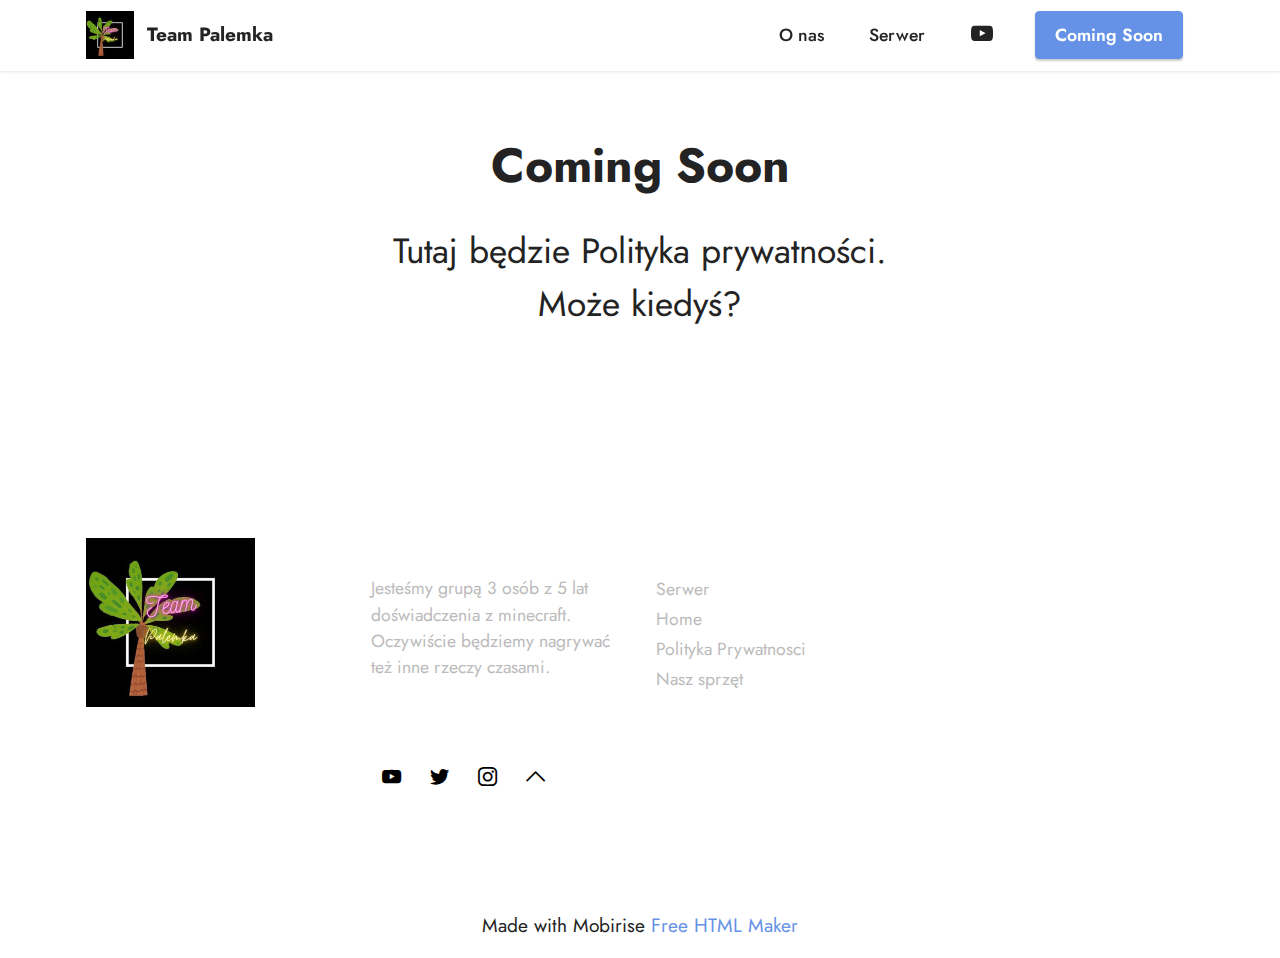
<file: polityka prywatności.html>
<!DOCTYPE html>
<html  >
<head>
  <!-- Site made with Mobirise Website Builder v5.6.14, https://mobirise.com -->
  <meta charset="UTF-8">
  <meta http-equiv="X-UA-Compatible" content="IE=edge">
  <meta name="generator" content="Mobirise v5.6.14, mobirise.com">
  <meta name="viewport" content="width=device-width, initial-scale=1, minimum-scale=1">
  <link rel="shortcut icon" href="assets/images/team-80x80.jpg" type="image/x-icon">
  <meta name="description" content="Pliki cookies">
  
  
  <title>polityka prywatności</title>
  <link rel="stylesheet" href="assets/web/assets/mobirise-icons2/mobirise2.css">
  <link rel="stylesheet" href="assets/bootstrap/css/bootstrap.min.css">
  <link rel="stylesheet" href="assets/bootstrap/css/bootstrap-grid.min.css">
  <link rel="stylesheet" href="assets/bootstrap/css/bootstrap-reboot.min.css">
  <link rel="stylesheet" href="assets/dropdown/css/style.css">
  <link rel="stylesheet" href="assets/socicon/css/styles.css">
  <link rel="stylesheet" href="assets/theme/css/style.css">
  <link rel="preload" href="https://fonts.googleapis.com/css?family=Jost:100,200,300,400,500,600,700,800,900,100i,200i,300i,400i,500i,600i,700i,800i,900i&display=swap" as="style" onload="this.onload=null;this.rel='stylesheet'">
  <noscript><link rel="stylesheet" href="https://fonts.googleapis.com/css?family=Jost:100,200,300,400,500,600,700,800,900,100i,200i,300i,400i,500i,600i,700i,800i,900i&display=swap"></noscript>
  <link rel="preload" as="style" href="assets/mobirise/css/mbr-additional.css"><link rel="stylesheet" href="assets/mobirise/css/mbr-additional.css" type="text/css">

  
  
  
</head>
<body>
  
  <section data-bs-version="5.1" class="menu menu2 cid-tlrSTpXNOG" once="menu" id="menu2-15">
    
    <nav class="navbar navbar-dropdown navbar-fixed-top navbar-expand-lg">
        <div class="container">
            <div class="navbar-brand">
                <span class="navbar-logo">
                    <a href="https://mobiri.se">
                        <img src="assets/images/team-80x80.jpg" alt="Team Palemka" style="height: 3rem;">
                    </a>
                </span>
                <span class="navbar-caption-wrap"><a class="navbar-caption text-black display-7" href="https://mobiri.se">Team Palemka</a></span>
            </div>
            <button class="navbar-toggler" type="button" data-toggle="collapse" data-bs-toggle="collapse" data-target="#navbarSupportedContent" data-bs-target="#navbarSupportedContent" aria-controls="navbarNavAltMarkup" aria-expanded="false" aria-label="Toggle navigation">
                <div class="hamburger">
                    <span></span>
                    <span></span>
                    <span></span>
                    <span></span>
                </div>
            </button>
            <div class="collapse navbar-collapse" id="navbarSupportedContent">
                <ul class="navbar-nav nav-dropdown" data-app-modern-menu="true"><li class="nav-item"><a class="nav-link link text-black text-primary display-4" href="index.html#content15-r">O nas</a></li>
                    <li class="nav-item"><a class="nav-link link text-black text-primary display-4" href="Mineone.html">Serwer</a></li>
                    <li class="nav-item"><a class="nav-link link text-black text-primary display-4" href="https://www.youtube.com/channel/UCvRHscGbyYnPG7lRS5nkvGQ" target="_blank"><span class="socicon socicon-youtube mbr-iconfont mbr-iconfont-btn"></span></a>
                    </li></ul>
                
                <div class="navbar-buttons mbr-section-btn"><a class="btn btn-primary display-4" href="polityka prywatności.html">Coming Soon</a></div>
            </div>
        </div>
    </nav>
</section>

<section data-bs-version="5.1" class="content4 cid-tlrSkSDMC0" id="content4-14">
    

    
    
    <div class="container">
        <div class="row justify-content-center">
            <div class="title col-md-12 col-lg-10">
                <h3 class="mbr-section-title mbr-fonts-style align-center mb-4 display-2"><strong>Coming Soon</strong></h3>
                <h4 class="mbr-section-subtitle align-center mbr-fonts-style mb-4 display-5">Tutaj będzie Polityka prywatności.<br>Może kiedyś?</h4>
                
            </div>
        </div>
    </div>
</section>

<section data-bs-version="5.1" class="footer4 cid-tls9eVwTUj" once="footers" id="footer4-18">

    

    
    
    <div class="container">
        <div class="row mbr-white">
            <div class="col-6 col-lg-3">
                <div class="media-wrap col-md-8 col-12">
                    <a href="https://mobiri.se/">
                        <img src="assets/images/team-337x337.jpg" alt="team">
                    </a>
                </div>
            </div>
            <div class="col-12 col-md-6 col-lg-3">
                <h5 class="mbr-section-subtitle mbr-fonts-style mb-2 display-7"><strong>O nas</strong></h5>
                <p class="mbr-text mbr-fonts-style mb-4 display-4">Jesteśmy grupą 3 osób z 5 lat doświadczenia z minecraft. Oczywiście będziemy nagrywać też inne rzeczy czasami.&nbsp;</p>
                <h5 class="mbr-section-subtitle mbr-fonts-style mb-3 display-7">
                    <strong>Follow Us</strong>
                </h5>
                <div class="social-row display-7">
                    <div class="soc-item">
                        <a href="https://www.youtube.com/channel/UCvRHscGbyYnPG7lRS5nkvGQ" target="_blank">
                            <span class="mbr-iconfont socicon-youtube socicon"></span>
                        </a>
                    </div>
                    <div class="soc-item">
                        <a href="https://twitter.com/Team_Palemka" target="_blank">
                            <span class="mbr-iconfont socicon-twitter socicon"></span>
                        </a>
                    </div>
                    <div class="soc-item">
                        <a href="https://twitter.com/mobirise" target="_blank">
                            <span class="mbr-iconfont socicon socicon-instagram"></span>
                        </a>
                    </div>
                    <div class="soc-item">
                        <a href="page3.html#top" target="_blank">
                            <span class="mbr-iconfont mobi-mbri-arrow-up mobi-mbri"></span>
                        </a>
                    </div>
                </div>
            </div>
            <div class="col-12 col-md-6 col-lg-3">
                <h5 class="mbr-section-subtitle mbr-fonts-style mb-2 display-7"><strong>Centrum</strong></h5>
                <ul class="list mbr-fonts-style display-4">
                    <li class="mbr-text item-wrap">Serwer</li>
                    <li class="mbr-text item-wrap">Home</li>
                    <li class="mbr-text item-wrap">Polityka Prywatnosci</li><li class="mbr-text item-wrap">Nasz sprzęt</li>
                </ul>
            </div>
            <div class="col-12 col-md-6 col-lg-3">
                <h5 class="mbr-section-subtitle mbr-fonts-style mb-2 display-7"></h5>
                <ul class="list mbr-fonts-style display-4"></ul>
            </div>
            
        </div>
    </div>
</section><section class="display-7" style="padding: 0;align-items: center;justify-content: center;flex-wrap: wrap;    align-content: center;display: flex;position: relative;height: 4rem;"><a href="https://mobiri.se/2895281" style="flex: 1 1;height: 4rem;position: absolute;width: 100%;z-index: 1;"><img alt="" style="height: 4rem;" src="[data-uri]"></a><p style="margin: 0;text-align: center;" class="display-7">Made with Mobirise &#8204;</p><a style="z-index:1" href="https://mobirise.com/html-builder.html">Free HTML Maker</a></section><script src="assets/bootstrap/js/bootstrap.bundle.min.js"></script>  <script src="assets/web/assets/cookies-alert-plugin/cookies-alert-core.js"></script>  <script src="assets/web/assets/cookies-alert-plugin/cookies-alert-script.js"></script>  <script src="assets/smoothscroll/smooth-scroll.js"></script>  <script src="assets/ytplayer/index.js"></script>  <script src="assets/dropdown/js/navbar-dropdown.js"></script>  <script src="assets/vimeoplayer/player.js"></script>  <script src="assets/theme/js/script.js"></script>  
  
  
</body>
</html>
</file>
<file: assets/web/assets/mobirise-icons2/mobirise2.css>
@font-face {
  font-family: 'Moririse2';
  font-display: swap;
  src:  url('mobirise2.eot?f2bix4');
  src:  url('mobirise2.eot?f2bix4#iefix') format('embedded-opentype'),
    url('mobirise2.ttf?f2bix4') format('truetype'),
    url('mobirise2.woff?f2bix4') format('woff'),
    url('mobirise2.svg?f2bix4#mobirise2') format('svg');
  font-weight: normal;
  font-style: normal;
}

[class^="mobi-"], [class*=" mobi-"] {
  /* use !important to prevent issues with browser extensions that change fonts */
  font-family: 'Moririse2' !important;
  speak: none;
  font-style: normal;
  font-weight: normal;
  font-variant: normal;
  text-transform: none;
  line-height: 1;

  /* Better Font Rendering =========== */
  -webkit-font-smoothing: antialiased;
  -moz-osx-font-smoothing: grayscale;
}

.mobi-mbri-add-submenu:before {
  content: "\e900";
}
.mobi-mbri-alert:before {
  content: "\e901";
}
.mobi-mbri-align-center:before {
  content: "\e902";
}
.mobi-mbri-align-justify:before {
  content: "\e903";
}
.mobi-mbri-align-left:before {
  content: "\e904";
}
.mobi-mbri-align-right:before {
  content: "\e905";
}
.mobi-mbri-android:before {
  content: "\e906";
}
.mobi-mbri-apple:before {
  content: "\e907";
}
.mobi-mbri-arrow-down:before {
  content: "\e908";
}
.mobi-mbri-arrow-next:before {
  content: "\e909";
}
.mobi-mbri-arrow-prev:before {
  content: "\e90a";
}
.mobi-mbri-arrow-up:before {
  content: "\e90b";
}
.mobi-mbri-bold:before {
  content: "\e90c";
}
.mobi-mbri-bookmark:before {
  content: "\e90d";
}
.mobi-mbri-bootstrap:before {
  content: "\e90e";
}
.mobi-mbri-briefcase:before {
  content: "\e90f";
}
.mobi-mbri-browse:before {
  content: "\e910";
}
.mobi-mbri-bulleted-list:before {
  content: "\e911";
}
.mobi-mbri-calendar:before {
  content: "\e912";
}
.mobi-mbri-camera:before {
  content: "\e913";
}
.mobi-mbri-cart-add:before {
  content: "\e914";
}
.mobi-mbri-cart-full:before {
  content: "\e915";
}
.mobi-mbri-cash:before {
  content: "\e916";
}
.mobi-mbri-change-style:before {
  content: "\e917";
}
.mobi-mbri-chat:before {
  content: "\e918";
}
.mobi-mbri-clock:before {
  content: "\e919";
}
.mobi-mbri-close:before {
  content: "\e91a";
}
.mobi-mbri-cloud:before {
  content: "\e91b";
}
.mobi-mbri-code:before {
  content: "\e91c";
}
.mobi-mbri-contact-form:before {
  content: "\e91d";
}
.mobi-mbri-credit-card:before {
  content: "\e91e";
}
.mobi-mbri-cursor-click:before {
  content: "\e91f";
}
.mobi-mbri-cust-feedback:before {
  content: "\e920";
}
.mobi-mbri-database:before {
  content: "\e921";
}
.mobi-mbri-delivery:before {
  content: "\e922";
}
.mobi-mbri-desktop:before {
  content: "\e923";
}
.mobi-mbri-devices:before {
  content: "\e924";
}
.mobi-mbri-down:before {
  content: "\e925";
}
.mobi-mbri-download-2:before {
  content: "\e926";
}
.mobi-mbri-download:before {
  content: "\e927";
}
.mobi-mbri-drag-n-drop-2:before {
  content: "\e928";
}
.mobi-mbri-drag-n-drop:before {
  content: "\e929";
}
.mobi-mbri-edit-2:before {
  content: "\e92a";
}
.mobi-mbri-edit:before {
  content: "\e92b";
}
.mobi-mbri-error:before {
  content: "\e92c";
}
.mobi-mbri-extension:before {
  content: "\e92d";
}
.mobi-mbri-features:before {
  content: "\e92e";
}
.mobi-mbri-file:before {
  content: "\e92f";
}
.mobi-mbri-flag:before {
  content: "\e930";
}
.mobi-mbri-folder:before {
  content: "\e931";
}
.mobi-mbri-gift:before {
  content: "\e932";
}
.mobi-mbri-github:before {
  content: "\e933";
}
.mobi-mbri-globe-2:before {
  content: "\e934";
}
.mobi-mbri-globe:before {
  content: "\e935";
}
.mobi-mbri-growing-chart:before {
  content: "\e936";
}
.mobi-mbri-hearth:before {
  content: "\e937";
}
.mobi-mbri-help:before {
  content: "\e938";
}
.mobi-mbri-home:before {
  content: "\e939";
}
.mobi-mbri-hot-cup:before {
  content: "\e93a";
}
.mobi-mbri-idea:before {
  content: "\e93b";
}
.mobi-mbri-image-gallery:before {
  content: "\e93c";
}
.mobi-mbri-image-slider:before {
  content: "\e93d";
}
.mobi-mbri-info:before {
  content: "\e93e";
}
.mobi-mbri-italic:before {
  content: "\e93f";
}
.mobi-mbri-key:before {
  content: "\e940";
}
.mobi-mbri-laptop:before {
  content: "\e941";
}
.mobi-mbri-layers:before {
  content: "\e942";
}
.mobi-mbri-left-right:before {
  content: "\e943";
}
.mobi-mbri-left:before {
  content: "\e944";
}
.mobi-mbri-letter:before {
  content: "\e945";
}
.mobi-mbri-like:before {
  content: "\e946";
}
.mobi-mbri-link:before {
  content: "\e947";
}
.mobi-mbri-lock:before {
  content: "\e948";
}
.mobi-mbri-login:before {
  content: "\e949";
}
.mobi-mbri-logout:before {
  content: "\e94a";
}
.mobi-mbri-magic-stick:before {
  content: "\e94b";
}
.mobi-mbri-map-pin:before {
  content: "\e94c";
}
.mobi-mbri-menu:before {
  content: "\e94d";
}
.mobi-mbri-mobile-2:before {
  content: "\e94e";
}
.mobi-mbri-mobile-horizontal:before {
  content: "\e94f";
}
.mobi-mbri-mobile:before {
  content: "\e950";
}
.mobi-mbri-mobirise:before {
  content: "\e951";
}
.mobi-mbri-more-horizontal:before {
  content: "\e952";
}
.mobi-mbri-more-vertical:before {
  content: "\e953";
}
.mobi-mbri-music:before {
  content: "\e954";
}
.mobi-mbri-new-file:before {
  content: "\e955";
}
.mobi-mbri-numbered-list:before {
  content: "\e956";
}
.mobi-mbri-opened-folder:before {
  content: "\e957";
}
.mobi-mbri-pages:before {
  content: "\e958";
}
.mobi-mbri-paper-plane:before {
  content: "\e959";
}
.mobi-mbri-paperclip:before {
  content: "\e95a";
}
.mobi-mbri-phone:before {
  content: "\e95b";
}
.mobi-mbri-photo:before {
  content: "\e95c";
}
.mobi-mbri-photos:before {
  content: "\e95d";
}
.mobi-mbri-pin:before {
  content: "\e95e";
}
.mobi-mbri-play:before {
  content: "\e95f";
}
.mobi-mbri-plus:before {
  content: "\e960";
}
.mobi-mbri-preview:before {
  content: "\e961";
}
.mobi-mbri-print:before {
  content: "\e962";
}
.mobi-mbri-protect:before {
  content: "\e963";
}
.mobi-mbri-question:before {
  content: "\e964";
}
.mobi-mbri-quote-left:before {
  content: "\e965";
}
.mobi-mbri-quote-right:before {
  content: "\e966";
}
.mobi-mbri-redo:before {
  content: "\e967";
}
.mobi-mbri-refresh:before {
  content: "\e968";
}
.mobi-mbri-responsive-2:before {
  content: "\e969";
}
.mobi-mbri-responsive:before {
  content: "\e96a";
}
.mobi-mbri-right:before {
  content: "\e96b";
}
.mobi-mbri-rocket:before {
  content: "\e96c";
}
.mobi-mbri-sad-face:before {
  content: "\e96d";
}
.mobi-mbri-sale:before {
  content: "\e96e";
}
.mobi-mbri-save:before {
  content: "\e96f";
}
.mobi-mbri-search:before {
  content: "\e970";
}
.mobi-mbri-setting-2:before {
  content: "\e971";
}
.mobi-mbri-setting-3:before {
  content: "\e972";
}
.mobi-mbri-setting:before {
  content: "\e973";
}
.mobi-mbri-share:before {
  content: "\e974";
}
.mobi-mbri-shopping-bag:before {
  content: "\e975";
}
.mobi-mbri-shopping-basket:before {
  content: "\e976";
}
.mobi-mbri-shopping-cart:before {
  content: "\e977";
}
.mobi-mbri-sites:before {
  content: "\e978";
}
.mobi-mbri-smile-face:before {
  content: "\e979";
}
.mobi-mbri-speed:before {
  content: "\e97a";
}
.mobi-mbri-star:before {
  content: "\e97b";
}
.mobi-mbri-success:before {
  content: "\e97c";
}
.mobi-mbri-sun:before {
  content: "\e97d";
}
.mobi-mbri-sun2:before {
  content: "\e97e";
}
.mobi-mbri-tablet-vertical:before {
  content: "\e97f";
}
.mobi-mbri-tablet:before {
  content: "\e980";
}
.mobi-mbri-target:before {
  content: "\e981";
}
.mobi-mbri-timer:before {
  content: "\e982";
}
.mobi-mbri-to-ftp:before {
  content: "\e983";
}
.mobi-mbri-to-local-drive:before {
  content: "\e984";
}
.mobi-mbri-touch-swipe:before {
  content: "\e985";
}
.mobi-mbri-touch:before {
  content: "\e986";
}
.mobi-mbri-trash:before {
  content: "\e987";
}
.mobi-mbri-underline:before {
  content: "\e988";
}
.mobi-mbri-undo:before {
  content: "\e989";
}
.mobi-mbri-unlink:before {
  content: "\e98a";
}
.mobi-mbri-unlock:before {
  content: "\e98b";
}
.mobi-mbri-up-down:before {
  content: "\e98c";
}
.mobi-mbri-up:before {
  content: "\e98d";
}
.mobi-mbri-update:before {
  content: "\e98e";
}
.mobi-mbri-upload-2:before {
  content: "\e98f";
}
.mobi-mbri-upload:before {
  content: "\e990";
}
.mobi-mbri-user-2:before {
  content: "\e991";
}
.mobi-mbri-user:before {
  content: "\e992";
}
.mobi-mbri-users:before {
  content: "\e993";
}
.mobi-mbri-video-play:before {
  content: "\e994";
}
.mobi-mbri-video:before {
  content: "\e995";
}
.mobi-mbri-watch:before {
  content: "\e996";
}
.mobi-mbri-website-theme-2:before {
  content: "\e997";
}
.mobi-mbri-website-theme:before {
  content: "\e998";
}
.mobi-mbri-wifi:before {
  content: "\e999";
}
.mobi-mbri-windows:before {
  content: "\e99a";
}
.mobi-mbri-zoom-in:before {
  content: "\e99b";
}
.mobi-mbri-zoom-out:before {
  content: "\e99c";
}
</file>
<file: assets/web/assets/mobirise-icons/mobirise-icons.css>
@font-face {
  font-family: 'MobiriseIcons';
  src:  url('mobirise-icons.eot?spat4u');
  src:  url('mobirise-icons.eot?spat4u#iefix') format('embedded-opentype'),
    url('mobirise-icons.ttf?spat4u') format('truetype'),
    url('mobirise-icons.woff?spat4u') format('woff'),
    url('mobirise-icons.svg?spat4u#MobiriseIcons') format('svg');
  font-weight: normal;
  font-style: normal;
  font-display: swap;
}

[class^="mbri-"], [class*=" mbri-"] {
  /* use !important to prevent issues with browser extensions that change fonts */
  font-family: MobiriseIcons !important;
  speak: none;
  font-style: normal;
  font-weight: normal;
  font-variant: normal;
  text-transform: none;
  line-height: 1;

  /* Better Font Rendering =========== */
  -webkit-font-smoothing: antialiased;
  -moz-osx-font-smoothing: grayscale;
}

.mbri-add-submenu:before {
  content: "\e900";
}
.mbri-alert:before {
  content: "\e901";
}
.mbri-align-center:before {
  content: "\e902";
}
.mbri-align-justify:before {
  content: "\e903";
}
.mbri-align-left:before {
  content: "\e904";
}
.mbri-align-right:before {
  content: "\e905";
}
.mbri-android:before {
  content: "\e906";
}
.mbri-apple:before {
  content: "\e907";
}
.mbri-arrow-down:before {
  content: "\e908";
}
.mbri-arrow-next:before {
  content: "\e909";
}
.mbri-arrow-prev:before {
  content: "\e90a";
}
.mbri-arrow-up:before {
  content: "\e90b";
}
.mbri-bold:before {
  content: "\e90c";
}
.mbri-bookmark:before {
  content: "\e90d";
}
.mbri-bootstrap:before {
  content: "\e90e";
}
.mbri-briefcase:before {
  content: "\e90f";
}
.mbri-browse:before {
  content: "\e910";
}
.mbri-bulleted-list:before {
  content: "\e911";
}
.mbri-calendar:before {
  content: "\e912";
}
.mbri-camera:before {
  content: "\e913";
}
.mbri-cart-add:before {
  content: "\e914";
}
.mbri-cart-full:before {
  content: "\e915";
}
.mbri-cash:before {
  content: "\e916";
}
.mbri-change-style:before {
  content: "\e917";
}
.mbri-chat:before {
  content: "\e918";
}
.mbri-clock:before {
  content: "\e919";
}
.mbri-close:before {
  content: "\e91a";
}
.mbri-cloud:before {
  content: "\e91b";
}
.mbri-code:before {
  content: "\e91c";
}
.mbri-contact-form:before {
  content: "\e91d";
}
.mbri-credit-card:before {
  content: "\e91e";
}
.mbri-cursor-click:before {
  content: "\e91f";
}
.mbri-cust-feedback:before {
  content: "\e920";
}
.mbri-database:before {
  content: "\e921";
}
.mbri-delivery:before {
  content: "\e922";
}
.mbri-desktop:before {
  content: "\e923";
}
.mbri-devices:before {
  content: "\e924";
}
.mbri-down:before {
  content: "\e925";
}
.mbri-download:before {
  content: "\e989";
}
.mbri-drag-n-drop:before {
  content: "\e927";
}
.mbri-drag-n-drop2:before {
  content: "\e928";
}
.mbri-edit:before {
  content: "\e929";
}
.mbri-edit2:before {
  content: "\e92a";
}
.mbri-error:before {
  content: "\e92b";
}
.mbri-extension:before {
  content: "\e92c";
}
.mbri-features:before {
  content: "\e92d";
}
.mbri-file:before {
  content: "\e92e";
}
.mbri-flag:before {
  content: "\e92f";
}
.mbri-folder:before {
  content: "\e930";
}
.mbri-gift:before {
  content: "\e931";
}
.mbri-github:before {
  content: "\e932";
}
.mbri-globe:before {
  content: "\e933";
}
.mbri-globe-2:before {
  content: "\e934";
}
.mbri-growing-chart:before {
  content: "\e935";
}
.mbri-hearth:before {
  content: "\e936";
}
.mbri-help:before {
  content: "\e937";
}
.mbri-home:before {
  content: "\e938";
}
.mbri-hot-cup:before {
  content: "\e939";
}
.mbri-idea:before {
  content: "\e93a";
}
.mbri-image-gallery:before {
  content: "\e93b";
}
.mbri-image-slider:before {
  content: "\e93c";
}
.mbri-info:before {
  content: "\e93d";
}
.mbri-italic:before {
  content: "\e93e";
}
.mbri-key:before {
  content: "\e93f";
}
.mbri-laptop:before {
  content: "\e940";
}
.mbri-layers:before {
  content: "\e941";
}
.mbri-left-right:before {
  content: "\e942";
}
.mbri-left:before {
  content: "\e943";
}
.mbri-letter:before {
  content: "\e944";
}
.mbri-like:before {
  content: "\e945";
}
.mbri-link:before {
  content: "\e946";
}
.mbri-lock:before {
  content: "\e947";
}
.mbri-login:before {
  content: "\e948";
}
.mbri-logout:before {
  content: "\e949";
}
.mbri-magic-stick:before {
  content: "\e94a";
}
.mbri-map-pin:before {
  content: "\e94b";
}
.mbri-menu:before {
  content: "\e94c";
}
.mbri-mobile:before {
  content: "\e94d";
}
.mbri-mobile2:before {
  content: "\e94e";
}
.mbri-mobirise:before {
  content: "\e94f";
}
.mbri-more-horizontal:before {
  content: "\e950";
}
.mbri-more-vertical:before {
  content: "\e951";
}
.mbri-music:before {
  content: "\e952";
}
.mbri-new-file:before {
  content: "\e953";
}
.mbri-numbered-list:before {
  content: "\e954";
}
.mbri-opened-folder:before {
  content: "\e955";
}
.mbri-pages:before {
  content: "\e956";
}
.mbri-paper-plane:before {
  content: "\e957";
}
.mbri-paperclip:before {
  content: "\e958";
}
.mbri-photo:before {
  content: "\e959";
}
.mbri-photos:before {
  content: "\e95a";
}
.mbri-pin:before {
  content: "\e95b";
}
.mbri-play:before {
  content: "\e95c";
}
.mbri-plus:before {
  content: "\e95d";
}
.mbri-preview:before {
  content: "\e95e";
}
.mbri-print:before {
  content: "\e95f";
}
.mbri-protect:before {
  content: "\e960";
}
.mbri-question:before {
  content: "\e961";
}
.mbri-quote-left:before {
  content: "\e962";
}
.mbri-quote-right:before {
  content: "\e963";
}
.mbri-refresh:before {
  content: "\e964";
}
.mbri-responsive:before {
  content: "\e965";
}
.mbri-right:before {
  content: "\e966";
}
.mbri-rocket:before {
  content: "\e967";
}
.mbri-sad-face:before {
  content: "\e968";
}
.mbri-sale:before {
  content: "\e969";
}
.mbri-save:before {
  content: "\e96a";
}
.mbri-search:before {
  content: "\e96b";
}
.mbri-setting:before {
  content: "\e96c";
}
.mbri-setting2:before {
  content: "\e96d";
}
.mbri-setting3:before {
  content: "\e96e";
}
.mbri-share:before {
  content: "\e96f";
}
.mbri-shopping-bag:before {
  content: "\e970";
}
.mbri-shopping-basket:before {
  content: "\e971";
}
.mbri-shopping-cart:before {
  content: "\e972";
}
.mbri-sites:before {
  content: "\e973";
}
.mbri-smile-face:before {
  content: "\e974";
}
.mbri-speed:before {
  content: "\e975";
}
.mbri-star:before {
  content: "\e976";
}
.mbri-success:before {
  content: "\e977";
}
.mbri-sun:before {
  content: "\e978";
}
.mbri-sun2:before {
  content: "\e979";
}
.mbri-tablet:before {
  content: "\e97a";
}
.mbri-tablet-vertical:before {
  content: "\e97b";
}
.mbri-target:before {
  content: "\e97c";
}
.mbri-timer:before {
  content: "\e97d";
}
.mbri-to-ftp:before {
  content: "\e97e";
}
.mbri-to-local-drive:before {
  content: "\e97f";
}
.mbri-touch-swipe:before {
  content: "\e980";
}
.mbri-touch:before {
  content: "\e981";
}
.mbri-trash:before {
  content: "\e982";
}
.mbri-underline:before {
  content: "\e983";
}
.mbri-unlink:before {
  content: "\e984";
}
.mbri-unlock:before {
  content: "\e985";
}
.mbri-up-down:before {
  content: "\e986";
}
.mbri-up:before {
  content: "\e987";
}
.mbri-update:before {
  content: "\e988";
}
.mbri-upload:before {
 content: "\e926"; 
}
.mbri-user:before {
  content: "\e98a";
}
.mbri-user2:before {
  content: "\e98b";
}
.mbri-users:before {
  content: "\e98c";
}
.mbri-video:before {
  content: "\e98d";
}
.mbri-video-play:before {
  content: "\e98e";
}
.mbri-watch:before {
  content: "\e98f";
}
.mbri-website-theme:before {
  content: "\e990";
}
.mbri-wifi:before {
  content: "\e991";
}
.mbri-windows:before {
  content: "\e992";
}
.mbri-zoom-out:before {
  content: "\e993";
}
.mbri-redo:before {
  content: "\e994";
}
.mbri-undo:before {
  content: "\e995";
}
</file>
<file: assets/parallax/jarallax.css>
.jarallax {
    position: relative;
    z-index: 0;
}
.jarallax > .jarallax-img {
    position: absolute;
    object-fit: cover;
    /* support for plugin https://github.com/bfred-it/object-fit-images */
    font-family: 'object-fit: cover;';
    top: 0;
    left: 0;
    width: 100%;
    height: 100%;
    z-index: -1;
}
</file>
<file: assets/socicon/css/styles.css>
@charset "UTF-8";

@font-face {
  font-family: 'Socicon';
  src:  url('../fonts/socicon.eot');
  src:  url('../fonts/socicon.eot?#iefix') format('embedded-opentype'),
    url('../fonts/socicon.woff2') format('woff2'),
    url('../fonts/socicon.ttf') format('truetype'),
    url('../fonts/socicon.woff') format('woff'),
    url('../fonts/socicon.svg#socicon') format('svg');
  font-weight: normal;
  font-style: normal;
  font-display: swap;
}

[data-icon]:before {
  font-family: "socicon" !important;
  content: attr(data-icon);
  font-style: normal !important;
  font-weight: normal !important;
  font-variant: normal !important;
  text-transform: none !important;
  speak: none;
  line-height: 1;
  -webkit-font-smoothing: antialiased;
  -moz-osx-font-smoothing: grayscale;
}

[class^="socicon-"], [class*=" socicon-"] {
  /* use !important to prevent issues with browser extensions that change fonts */
  font-family: 'Socicon' !important;
  speak: none;
  font-style: normal;
  font-weight: normal;
  font-variant: normal;
  text-transform: none;
  line-height: 1;

  /* Better Font Rendering =========== */
  -webkit-font-smoothing: antialiased;
  -moz-osx-font-smoothing: grayscale;
}

.socicon-eitaa:before {
  content: "\e97c";
}
.socicon-soroush:before {
  content: "\e97d";
}
.socicon-bale:before {
  content: "\e97e";
}
.socicon-zazzle:before {
  content: "\e97b";
}
.socicon-society6:before {
  content: "\e97a";
}
.socicon-redbubble:before {
  content: "\e979";
}
.socicon-avvo:before {
  content: "\e978";
}
.socicon-stitcher:before {
  content: "\e977";
}
.socicon-googlehangouts:before {
  content: "\e974";
}
.socicon-dlive:before {
  content: "\e975";
}
.socicon-vsco:before {
  content: "\e976";
}
.socicon-flipboard:before {
  content: "\e973";
}
.socicon-ubuntu:before {
  content: "\e958";
}
.socicon-artstation:before {
  content: "\e959";
}
.socicon-invision:before {
  content: "\e95a";
}
.socicon-torial:before {
  content: "\e95b";
}
.socicon-collectorz:before {
  content: "\e95c";
}
.socicon-seenthis:before {
  content: "\e95d";
}
.socicon-googleplaymusic:before {
  content: "\e95e";
}
.socicon-debian:before {
  content: "\e95f";
}
.socicon-filmfreeway:before {
  content: "\e960";
}
.socicon-gnome:before {
  content: "\e961";
}
.socicon-itchio:before {
  content: "\e962";
}
.socicon-jamendo:before {
  content: "\e963";
}
.socicon-mix:before {
  content: "\e964";
}
.socicon-sharepoint:before {
  content: "\e965";
}
.socicon-tinder:before {
  content: "\e966";
}
.socicon-windguru:before {
  content: "\e967";
}
.socicon-cdbaby:before {
  content: "\e968";
}
.socicon-elementaryos:before {
  content: "\e969";
}
.socicon-stage32:before {
  content: "\e96a";
}
.socicon-tiktok:before {
  content: "\e96b";
}
.socicon-gitter:before {
  content: "\e96c";
}
.socicon-letterboxd:before {
  content: "\e96d";
}
.socicon-threema:before {
  content: "\e96e";
}
.socicon-splice:before {
  content: "\e96f";
}
.socicon-metapop:before {
  content: "\e970";
}
.socicon-naver:before {
  content: "\e971";
}
.socicon-remote:before {
  content: "\e972";
}
.socicon-internet:before {
  content: "\e957";
}
.socicon-moddb:before {
  content: "\e94b";
}
.socicon-indiedb:before {
  content: "\e94c";
}
.socicon-traxsource:before {
  content: "\e94d";
}
.socicon-gamefor:before {
  content: "\e94e";
}
.socicon-pixiv:before {
  content: "\e94f";
}
.socicon-myanimelist:before {
  content: "\e950";
}
.socicon-blackberry:before {
  content: "\e951";
}
.socicon-wickr:before {
  content: "\e952";
}
.socicon-spip:before {
  content: "\e953";
}
.socicon-napster:before {
  content: "\e954";
}
.socicon-beatport:before {
  content: "\e955";
}
.socicon-hackerone:before {
  content: "\e956";
}
.socicon-hackernews:before {
  content: "\e946";
}
.socicon-smashwords:before {
  content: "\e947";
}
.socicon-kobo:before {
  content: "\e948";
}
.socicon-bookbub:before {
  content: "\e949";
}
.socicon-mailru:before {
  content: "\e94a";
}
.socicon-gitlab:before {
  content: "\e945";
}
.socicon-instructables:before {
  content: "\e944";
}
.socicon-portfolio:before {
  content: "\e943";
}
.socicon-codered:before {
  content: "\e940";
}
.socicon-origin:before {
  content: "\e941";
}
.socicon-nextdoor:before {
  content: "\e942";
}
.socicon-udemy:before {
  content: "\e93f";
}
.socicon-livemaster:before {
  content: "\e93e";
}
.socicon-crunchbase:before {
  content: "\e93b";
}
.socicon-homefy:before {
  content: "\e93c";
}
.socicon-calendly:before {
  content: "\e93d";
}
.socicon-realtor:before {
  content: "\e90f";
}
.socicon-tidal:before {
  content: "\e910";
}
.socicon-qobuz:before {
  content: "\e911";
}
.socicon-natgeo:before {
  content: "\e912";
}
.socicon-mastodon:before {
  content: "\e913";
}
.socicon-unsplash:before {
  content: "\e914";
}
.socicon-homeadvisor:before {
  content: "\e915";
}
.socicon-angieslist:before {
  content: "\e916";
}
.socicon-codepen:before {
  content: "\e917";
}
.socicon-slack:before {
  content: "\e918";
}
.socicon-openaigym:before {
  content: "\e919";
}
.socicon-logmein:before {
  content: "\e91a";
}
.socicon-fiverr:before {
  content: "\e91b";
}
.socicon-gotomeeting:before {
  content: "\e91c";
}
.socicon-aliexpress:before {
  content: "\e91d";
}
.socicon-guru:before {
  content: "\e91e";
}
.socicon-appstore:before {
  content: "\e91f";
}
.socicon-homes:before {
  content: "\e920";
}
.socicon-zoom:before {
  content: "\e921";
}
.socicon-alibaba:before {
  content: "\e922";
}
.socicon-craigslist:before {
  content: "\e923";
}
.socicon-wix:before {
  content: "\e924";
}
.socicon-redfin:before {
  content: "\e925";
}
.socicon-googlecalendar:before {
  content: "\e926";
}
.socicon-shopify:before {
  content: "\e927";
}
.socicon-freelancer:before {
  content: "\e928";
}
.socicon-seedrs:before {
  content: "\e929";
}
.socicon-bing:before {
  content: "\e92a";
}
.socicon-doodle:before {
  content: "\e92b";
}
.socicon-bonanza:before {
  content: "\e92c";
}
.socicon-squarespace:before {
  content: "\e92d";
}
.socicon-toptal:before {
  content: "\e92e";
}
.socicon-gust:before {
  content: "\e92f";
}
.socicon-ask:before {
  content: "\e930";
}
.socicon-trulia:before {
  content: "\e931";
}
.socicon-loomly:before {
  content: "\e932";
}
.socicon-ghost:before {
  content: "\e933";
}
.socicon-upwork:before {
  content: "\e934";
}
.socicon-fundable:before {
  content: "\e935";
}
.socicon-booking:before {
  content: "\e936";
}
.socicon-googlemaps:before {
  content: "\e937";
}
.socicon-zillow:before {
  content: "\e938";
}
.socicon-niconico:before {
  content: "\e939";
}
.socicon-toneden:before {
  content: "\e93a";
}
.socicon-augment:before {
  content: "\e908";
}
.socicon-bitbucket:before {
  content: "\e909";
}
.socicon-fyuse:before {
  content: "\e90a";
}
.socicon-yt-gaming:before {
  content: "\e90b";
}
.socicon-sketchfab:before {
  content: "\e90c";
}
.socicon-mobcrush:before {
  content: "\e90d";
}
.socicon-microsoft:before {
  content: "\e90e";
}
.socicon-pandora:before {
  content: "\e907";
}
.socicon-messenger:before {
  content: "\e906";
}
.socicon-gamewisp:before {
  content: "\e905";
}
.socicon-bloglovin:before {
  content: "\e904";
}
.socicon-tunein:before {
  content: "\e903";
}
.socicon-gamejolt:before {
  content: "\e901";
}
.socicon-trello:before {
  content: "\e902";
}
.socicon-spreadshirt:before {
  content: "\e900";
}
.socicon-500px:before {
  content: "\e000";
}
.socicon-8tracks:before {
  content: "\e001";
}
.socicon-airbnb:before {
  content: "\e002";
}
.socicon-alliance:before {
  content: "\e003";
}
.socicon-amazon:before {
  content: "\e004";
}
.socicon-amplement:before {
  content: "\e005";
}
.socicon-android:before {
  content: "\e006";
}
.socicon-angellist:before {
  content: "\e007";
}
.socicon-apple:before {
  content: "\e008";
}
.socicon-appnet:before {
  content: "\e009";
}
.socicon-baidu:before {
  content: "\e00a";
}
.socicon-bandcamp:before {
  content: "\e00b";
}
.socicon-battlenet:before {
  content: "\e00c";
}
.socicon-mixer:before {
  content: "\e00d";
}
.socicon-bebee:before {
  content: "\e00e";
}
.socicon-bebo:before {
  content: "\e00f";
}
.socicon-behance:before {
  content: "\e010";
}
.socicon-blizzard:before {
  content: "\e011";
}
.socicon-blogger:before {
  content: "\e012";
}
.socicon-buffer:before {
  content: "\e013";
}
.socicon-chrome:before {
  content: "\e014";
}
.socicon-coderwall:before {
  content: "\e015";
}
.socicon-curse:before {
  content: "\e016";
}
.socicon-dailymotion:before {
  content: "\e017";
}
.socicon-deezer:before {
  content: "\e018";
}
.socicon-delicious:before {
  content: "\e019";
}
.socicon-deviantart:before {
  content: "\e01a";
}
.socicon-diablo:before {
  content: "\e01b";
}
.socicon-digg:before {
  content: "\e01c";
}
.socicon-discord:before {
  content: "\e01d";
}
.socicon-disqus:before {
  content: "\e01e";
}
.socicon-douban:before {
  content: "\e01f";
}
.socicon-draugiem:before {
  content: "\e020";
}
.socicon-dribbble:before {
  content: "\e021";
}
.socicon-drupal:before {
  content: "\e022";
}
.socicon-ebay:before {
  content: "\e023";
}
.socicon-ello:before {
  content: "\e024";
}
.socicon-endomodo:before {
  content: "\e025";
}
.socicon-envato:before {
  content: "\e026";
}
.socicon-etsy:before {
  content: "\e027";
}
.socicon-facebook:before {
  content: "\e028";
}
.socicon-feedburner:before {
  content: "\e029";
}
.socicon-filmweb:before {
  content: "\e02a";
}
.socicon-firefox:before {
  content: "\e02b";
}
.socicon-flattr:before {
  content: "\e02c";
}
.socicon-flickr:before {
  content: "\e02d";
}
.socicon-formulr:before {
  content: "\e02e";
}
.socicon-forrst:before {
  content: "\e02f";
}
.socicon-foursquare:before {
  content: "\e030";
}
.socicon-friendfeed:before {
  content: "\e031";
}
.socicon-github:before {
  content: "\e032";
}
.socicon-goodreads:before {
  content: "\e033";
}
.socicon-google:before {
  content: "\e034";
}
.socicon-googlescholar:before {
  content: "\e035";
}
.socicon-googlegroups:before {
  content: "\e036";
}
.socicon-googlephotos:before {
  content: "\e037";
}
.socicon-googleplus:before {
  content: "\e038";
}
.socicon-grooveshark:before {
  content: "\e039";
}
.socicon-hackerrank:before {
  content: "\e03a";
}
.socicon-hearthstone:before {
  content: "\e03b";
}
.socicon-hellocoton:before {
  content: "\e03c";
}
.socicon-heroes:before {
  content: "\e03d";
}
.socicon-smashcast:before {
  content: "\e03e";
}
.socicon-horde:before {
  content: "\e03f";
}
.socicon-houzz:before {
  content: "\e040";
}
.socicon-icq:before {
  content: "\e041";
}
.socicon-identica:before {
  content: "\e042";
}
.socicon-imdb:before {
  content: "\e043";
}
.socicon-instagram:before {
  content: "\e044";
}
.socicon-issuu:before {
  content: "\e045";
}
.socicon-istock:before {
  content: "\e046";
}
.socicon-itunes:before {
  content: "\e047";
}
.socicon-keybase:before {
  content: "\e048";
}
.socicon-lanyrd:before {
  content: "\e049";
}
.socicon-lastfm:before {
  content: "\e04a";
}
.socicon-line:before {
  content: "\e04b";
}
.socicon-linkedin:before {
  content: "\e04c";
}
.socicon-livejournal:before {
  content: "\e04d";
}
.socicon-lyft:before {
  content: "\e04e";
}
.socicon-macos:before {
  content: "\e04f";
}
.socicon-mail:before {
  content: "\e050";
}
.socicon-medium:before {
  content: "\e051";
}
.socicon-meetup:before {
  content: "\e052";
}
.socicon-mixcloud:before {
  content: "\e053";
}
.socicon-modelmayhem:before {
  content: "\e054";
}
.socicon-mumble:before {
  content: "\e055";
}
.socicon-myspace:before {
  content: "\e056";
}
.socicon-newsvine:before {
  content: "\e057";
}
.socicon-nintendo:before {
  content: "\e058";
}
.socicon-npm:before {
  content: "\e059";
}
.socicon-odnoklassniki:before {
  content: "\e05a";
}
.socicon-openid:before {
  content: "\e05b";
}
.socicon-opera:before {
  content: "\e05c";
}
.socicon-outlook:before {
  content: "\e05d";
}
.socicon-overwatch:before {
  content: "\e05e";
}
.socicon-patreon:before {
  content: "\e05f";
}
.socicon-paypal:before {
  content: "\e060";
}
.socicon-periscope:before {
  content: "\e061";
}
.socicon-persona:before {
  content: "\e062";
}
.socicon-pinterest:before {
  content: "\e063";
}
.socicon-play:before {
  content: "\e064";
}
.socicon-player:before {
  content: "\e065";
}
.socicon-playstation:before {
  content: "\e066";
}
.socicon-pocket:before {
  content: "\e067";
}
.socicon-qq:before {
  content: "\e068";
}
.socicon-quora:before {
  content: "\e069";
}
.socicon-raidcall:before {
  content: "\e06a";
}
.socicon-ravelry:before {
  content: "\e06b";
}
.socicon-reddit:before {
  content: "\e06c";
}
.socicon-renren:before {
  content: "\e06d";
}
.socicon-researchgate:before {
  content: "\e06e";
}
.socicon-residentadvisor:before {
  content: "\e06f";
}
.socicon-reverbnation:before {
  content: "\e070";
}
.socicon-rss:before {
  content: "\e071";
}
.socicon-sharethis:before {
  content: "\e072";
}
.socicon-skype:before {
  content: "\e073";
}
.socicon-slideshare:before {
  content: "\e074";
}
.socicon-smugmug:before {
  content: "\e075";
}
.socicon-snapchat:before {
  content: "\e076";
}
.socicon-songkick:before {
  content: "\e077";
}
.socicon-soundcloud:before {
  content: "\e078";
}
.socicon-spotify:before {
  content: "\e079";
}
.socicon-stackexchange:before {
  content: "\e07a";
}
.socicon-stackoverflow:before {
  content: "\e07b";
}
.socicon-starcraft:before {
  content: "\e07c";
}
.socicon-stayfriends:before {
  content: "\e07d";
}
.socicon-steam:before {
  content: "\e07e";
}
.socicon-storehouse:before {
  content: "\e07f";
}
.socicon-strava:before {
  content: "\e080";
}
.socicon-streamjar:before {
  content: "\e081";
}
.socicon-stumbleupon:before {
  content: "\e082";
}
.socicon-swarm:before {
  content: "\e083";
}
.socicon-teamspeak:before {
  content: "\e084";
}
.socicon-teamviewer:before {
  content: "\e085";
}
.socicon-technorati:before {
  content: "\e086";
}
.socicon-telegram:before {
  content: "\e087";
}
.socicon-tripadvisor:before {
  content: "\e088";
}
.socicon-tripit:before {
  content: "\e089";
}
.socicon-triplej:before {
  content: "\e08a";
}
.socicon-tumblr:before {
  content: "\e08b";
}
.socicon-twitch:before {
  content: "\e08c";
}
.socicon-twitter:before {
  content: "\e08d";
}
.socicon-uber:before {
  content: "\e08e";
}
.socicon-ventrilo:before {
  content: "\e08f";
}
.socicon-viadeo:before {
  content: "\e090";
}
.socicon-viber:before {
  content: "\e091";
}
.socicon-viewbug:before {
  content: "\e092";
}
.socicon-vimeo:before {
  content: "\e093";
}
.socicon-vine:before {
  content: "\e094";
}
.socicon-vkontakte:before {
  content: "\e095";
}
.socicon-warcraft:before {
  content: "\e096";
}
.socicon-wechat:before {
  content: "\e097";
}
.socicon-weibo:before {
  content: "\e098";
}
.socicon-whatsapp:before {
  content: "\e099";
}
.socicon-wikipedia:before {
  content: "\e09a";
}
.socicon-windows:before {
  content: "\e09b";
}
.socicon-wordpress:before {
  content: "\e09c";
}
.socicon-wykop:before {
  content: "\e09d";
}
.socicon-xbox:before {
  content: "\e09e";
}
.socicon-xing:before {
  content: "\e09f";
}
.socicon-yahoo:before {
  content: "\e0a0";
}
.socicon-yammer:before {
  content: "\e0a1";
}
.socicon-yandex:before {
  content: "\e0a2";
}
.socicon-yelp:before {
  content: "\e0a3";
}
.socicon-younow:before {
  content: "\e0a4";
}
.socicon-youtube:before {
  content: "\e0a5";
}
.socicon-zapier:before {
  content: "\e0a6";
}
.socicon-zerply:before {
  content: "\e0a7";
}
.socicon-zomato:before {
  content: "\e0a8";
}
.socicon-zynga:before {
  content: "\e0a9";
}
</file>
<file: assets/dropdown/css/style.css>
.navbar-dropdown {
  left: 0;
  padding: 0;
  position: absolute;
  right: 0;
  top: 0;
  transition: all 0.45s ease;
  z-index: 1030;
  background: #282828; }
  .navbar-dropdown .navbar-logo {
    margin-right: 0.8rem;
    transition: margin 0.3s ease-in-out;
    vertical-align: middle; }
    .navbar-dropdown .navbar-logo img {
      height: 3.125rem;
      transition: all 0.3s ease-in-out; }
    .navbar-dropdown .navbar-logo.mbr-iconfont {
      font-size: 3.125rem;
      line-height: 3.125rem; }
  .navbar-dropdown .navbar-caption {
    font-weight: 700;
    white-space: normal;
    vertical-align: -4px;
    line-height: 3.125rem !important; }
    .navbar-dropdown .navbar-caption, .navbar-dropdown .navbar-caption:hover {
      color: inherit;
      text-decoration: none; }
  .navbar-dropdown .mbr-iconfont + .navbar-caption {
    vertical-align: -1px; }
  .navbar-dropdown.navbar-fixed-top {
    position: fixed; }
  .navbar-dropdown .navbar-brand span {
    vertical-align: -4px; }
  .navbar-dropdown.bg-color.transparent {
    background: none; }
  .navbar-dropdown.navbar-short .navbar-brand {
    padding: 0.625rem 0; }
    .navbar-dropdown.navbar-short .navbar-brand span {
      vertical-align: -1px; }
  .navbar-dropdown.navbar-short .navbar-caption {
    line-height: 2.375rem !important;
    vertical-align: -2px; }
  .navbar-dropdown.navbar-short .navbar-logo {
    margin-right: 0.5rem; }
    .navbar-dropdown.navbar-short .navbar-logo img {
      height: 2.375rem; }
    .navbar-dropdown.navbar-short .navbar-logo.mbr-iconfont {
      font-size: 2.375rem;
      line-height: 2.375rem; }
  .navbar-dropdown.navbar-short .mbr-table-cell {
    height: 3.625rem; }
  .navbar-dropdown .navbar-close {
    left: 0.6875rem;
    position: fixed;
    top: 0.75rem;
    z-index: 1000; }
  .navbar-dropdown .hamburger-icon {
    content: "";
    display: inline-block;
    vertical-align: middle;
    width: 16px;
    -webkit-box-shadow: 0 -6px 0 1px #282828,0 0 0 1px #282828,0 6px 0 1px #282828;
    -moz-box-shadow: 0 -6px 0 1px #282828,0 0 0 1px #282828,0 6px 0 1px #282828;
    box-shadow: 0 -6px 0 1px #282828,0 0 0 1px #282828,0 6px 0 1px #282828; }

.dropdown-menu .dropdown-toggle[data-toggle="dropdown-submenu"]::after {
  border-bottom: 0.35em solid transparent;
  border-left: 0.35em solid;
  border-right: 0;
  border-top: 0.35em solid transparent;
  margin-left: 0.3rem; }

.dropdown-menu .dropdown-item:focus {
  outline: 0; }

.nav-dropdown {
  font-size: 0.75rem;
  font-weight: 500;
  height: auto !important; }
  .nav-dropdown .nav-btn {
    padding-left: 1rem; }
  .nav-dropdown .link {
    margin: .667em 1.667em;
    font-weight: 500;
    padding: 0;
    transition: color .2s ease-in-out; }
    .nav-dropdown .link.dropdown-toggle {
      margin-right: 2.583em; }
      .nav-dropdown .link.dropdown-toggle::after {
        margin-left: .25rem;
        border-top: 0.35em solid;
        border-right: 0.35em solid transparent;
        border-left: 0.35em solid transparent;
        border-bottom: 0; }
      .nav-dropdown .link.dropdown-toggle[aria-expanded="true"] {
        margin: 0;
        padding: 0.667em 3.263em  0.667em 1.667em; }
  .nav-dropdown .link::after,
  .nav-dropdown .dropdown-item::after {
    color: inherit; }
  .nav-dropdown .btn {
    font-size: 0.75rem;
    font-weight: 700;
    letter-spacing: 0;
    margin-bottom: 0;
    padding-left: 1.25rem;
    padding-right: 1.25rem; }
  .nav-dropdown .dropdown-menu {
    border-radius: 0;
    border: 0;
    left: 0;
    margin: 0;
    padding-bottom: 1.25rem;
    padding-top: 1.25rem;
    position: relative; }
  .nav-dropdown .dropdown-submenu {
    margin-left: 0.125rem;
    top: 0; }
  .nav-dropdown .dropdown-item {
    font-weight: 500;
    line-height: 2;
    padding: 0.3846em 4.615em 0.3846em 1.5385em;
    position: relative;
    transition: color .2s ease-in-out, background-color .2s ease-in-out; }
    .nav-dropdown .dropdown-item::after {
      margin-top: -0.3077em;
      position: absolute;
      right: 1.1538em;
      top: 50%; }
    .nav-dropdown .dropdown-item:focus, .nav-dropdown .dropdown-item:hover {
      background: none; }

@media (max-width: 767px) {
  .nav-dropdown.navbar-toggleable-sm {
    bottom: 0;
    display: none;
    left: 0;
    overflow-x: hidden;
    position: fixed;
    top: 0;
    transform: translateX(-100%);
    -ms-transform: translateX(-100%);
    -webkit-transform: translateX(-100%);
    width: 18.75rem;
    z-index: 999; } }
.nav-dropdown.navbar-toggleable-xl {
  bottom: 0;
  display: none;
  left: 0;
  overflow-x: hidden;
  position: fixed;
  top: 0;
  transform: translateX(-100%);
  -ms-transform: translateX(-100%);
  -webkit-transform: translateX(-100%);
  width: 18.75rem;
  z-index: 999; }

.nav-dropdown-sm {
  display: block !important;
  overflow-x: hidden;
  overflow: auto;
  padding-top: 3.875rem; }
  .nav-dropdown-sm::after {
    content: "";
    display: block;
    height: 3rem;
    width: 100%; }
  .nav-dropdown-sm.collapse.in ~ .navbar-close {
    display: block !important; }
  .nav-dropdown-sm.collapsing, .nav-dropdown-sm.collapse.in {
    transform: translateX(0);
    -ms-transform: translateX(0);
    -webkit-transform: translateX(0);
    transition: all 0.25s ease-out;
    -webkit-transition: all 0.25s ease-out;
    background: #282828; }
  .nav-dropdown-sm.collapsing[aria-expanded="false"] {
    transform: translateX(-100%);
    -ms-transform: translateX(-100%);
    -webkit-transform: translateX(-100%); }
  .nav-dropdown-sm .nav-item {
    display: block;
    margin-left: 0 !important;
    padding-left: 0; }
  .nav-dropdown-sm .link,
  .nav-dropdown-sm .dropdown-item {
    border-top: 1px dotted rgba(255, 255, 255, 0.1);
    font-size: 0.8125rem;
    line-height: 1.6;
    margin: 0 !important;
    padding: 0.875rem 2.4rem 0.875rem 1.5625rem !important;
    position: relative;
    white-space: normal; }
    .nav-dropdown-sm .link:focus, .nav-dropdown-sm .link:hover,
    .nav-dropdown-sm .dropdown-item:focus,
    .nav-dropdown-sm .dropdown-item:hover {
      background: rgba(0, 0, 0, 0.2) !important;
      color: #c0a375; }
  .nav-dropdown-sm .nav-btn {
    position: relative;
    padding: 1.5625rem 1.5625rem 0 1.5625rem; }
    .nav-dropdown-sm .nav-btn::before {
      border-top: 1px dotted rgba(255, 255, 255, 0.1);
      content: "";
      left: 0;
      position: absolute;
      top: 0;
      width: 100%; }
    .nav-dropdown-sm .nav-btn + .nav-btn {
      padding-top: 0.625rem; }
      .nav-dropdown-sm .nav-btn + .nav-btn::before {
        display: none; }
  .nav-dropdown-sm .btn {
    padding: 0.625rem 0; }
  .nav-dropdown-sm .dropdown-toggle[data-toggle="dropdown-submenu"]::after {
    margin-left: .25rem;
    border-top: 0.35em solid;
    border-right: 0.35em solid transparent;
    border-left: 0.35em solid transparent;
    border-bottom: 0; }
  .nav-dropdown-sm .dropdown-toggle[data-toggle="dropdown-submenu"][aria-expanded="true"]::after {
    border-top: 0;
    border-right: 0.35em solid transparent;
    border-left: 0.35em solid transparent;
    border-bottom: 0.35em solid; }
  .nav-dropdown-sm .dropdown-menu {
    margin: 0;
    padding: 0;
    position: relative;
    top: 0;
    left: 0;
    width: 100%;
    border: 0;
    float: none;
    border-radius: 0;
    background: none; }
  .nav-dropdown-sm .dropdown-submenu {
    left: 100%;
    margin-left: 0.125rem;
    margin-top: -1.25rem;
    top: 0; }

.navbar-toggleable-sm .nav-dropdown .dropdown-menu {
  position: absolute; }

.navbar-toggleable-sm .nav-dropdown .dropdown-submenu {
  left: 100%;
  margin-left: 0.125rem;
  margin-top: -1.25rem;
  top: 0; }

.navbar-toggleable-sm.opened .nav-dropdown .dropdown-menu {
  position: relative; }

.navbar-toggleable-sm.opened .nav-dropdown .dropdown-submenu {
  left: 0;
  margin-left: 00rem;
  margin-top: 0rem;
  top: 0; }

.is-builder .nav-dropdown.collapsing {
  transition: none !important; }
</file>
<file: assets/theme/css/style.css>
@charset "UTF-8";
section {
  background-color: #ffffff;
}

body {
  font-style: normal;
  line-height: 1.5;
  font-weight: 400;
  color: #232323;
  position: relative;
}

button {
  background-color: transparent;
  border-color: transparent;
}

section,
.container,
.container-fluid {
  position: relative;
  word-wrap: break-word;
}

a.mbr-iconfont:hover {
  text-decoration: none;
}

.article .lead p,
.article .lead ul,
.article .lead ol,
.article .lead pre,
.article .lead blockquote {
  margin-bottom: 0;
}

a {
  font-style: normal;
  font-weight: 400;
  cursor: pointer;
}
a, a:hover {
  text-decoration: none;
}

.mbr-section-title {
  font-style: normal;
  line-height: 1.3;
}

.mbr-section-subtitle {
  line-height: 1.3;
}

.mbr-text {
  font-style: normal;
  line-height: 1.7;
}

h1,
h2,
h3,
h4,
h5,
h6,
.display-1,
.display-2,
.display-4,
.display-5,
.display-7,
span,
p,
a {
  line-height: 1;
  word-break: break-word;
  word-wrap: break-word;
  font-weight: 400;
}

b,
strong {
  font-weight: bold;
}

input:-webkit-autofill, input:-webkit-autofill:hover, input:-webkit-autofill:focus, input:-webkit-autofill:active {
  transition-delay: 9999s;
  -webkit-transition-property: background-color, color;
  transition-property: background-color, color;
}

textarea[type=hidden] {
  display: none;
}

section {
  background-position: 50% 50%;
  background-repeat: no-repeat;
  background-size: cover;
}
section .mbr-background-video,
section .mbr-background-video-preview {
  position: absolute;
  bottom: 0;
  left: 0;
  right: 0;
  top: 0;
}

.hidden {
  visibility: hidden;
}

.mbr-z-index20 {
  z-index: 20;
}

/*! Base colors */
.mbr-white {
  color: #ffffff;
}

.mbr-black {
  color: #111111;
}

.mbr-bg-white {
  background-color: #ffffff;
}

.mbr-bg-black {
  background-color: #000000;
}

/*! Text-aligns */
.align-left {
  text-align: left;
}

.align-center {
  text-align: center;
}

.align-right {
  text-align: right;
}

/*! Font-weight  */
.mbr-light {
  font-weight: 300;
}

.mbr-regular {
  font-weight: 400;
}

.mbr-semibold {
  font-weight: 500;
}

.mbr-bold {
  font-weight: 700;
}

/*! Media  */
.media-content {
  flex-basis: 100%;
}

.media-container-row {
  display: flex;
  flex-direction: row;
  flex-wrap: wrap;
  justify-content: center;
  align-content: center;
  align-items: start;
}
.media-container-row .media-size-item {
  width: 400px;
}

.media-container-column {
  display: flex;
  flex-direction: column;
  flex-wrap: wrap;
  justify-content: center;
  align-content: center;
  align-items: stretch;
}
.media-container-column > * {
  width: 100%;
}

@media (min-width: 992px) {
  .media-container-row {
    flex-wrap: nowrap;
  }
}
figure {
  margin-bottom: 0;
  overflow: hidden;
}

figure[mbr-media-size] {
  transition: width 0.1s;
}

img,
iframe {
  display: block;
  width: 100%;
}

.card {
  background-color: transparent;
  border: none;
}

.card-box {
  width: 100%;
}

.card-img {
  text-align: center;
  flex-shrink: 0;
  -webkit-flex-shrink: 0;
}

.media {
  max-width: 100%;
  margin: 0 auto;
}

.mbr-figure {
  align-self: center;
}

.media-container > div {
  max-width: 100%;
}

.mbr-figure img,
.card-img img {
  width: 100%;
}

@media (max-width: 991px) {
  .media-size-item {
    width: auto !important;
  }

  .media {
    width: auto;
  }

  .mbr-figure {
    width: 100% !important;
  }
}
/*! Buttons */
.mbr-section-btn {
  margin-left: -0.6rem;
  margin-right: -0.6rem;
  font-size: 0;
}

.btn {
  font-weight: 600;
  border-width: 1px;
  font-style: normal;
  margin: 0.6rem 0.6rem;
  white-space: normal;
  transition: all 0.2s ease-in-out;
  display: inline-flex;
  align-items: center;
  justify-content: center;
  word-break: break-word;
}

.btn-sm {
  font-weight: 600;
  letter-spacing: 0px;
  transition: all 0.3s ease-in-out;
}

.btn-md {
  font-weight: 600;
  letter-spacing: 0px;
  transition: all 0.3s ease-in-out;
}

.btn-lg {
  font-weight: 600;
  letter-spacing: 0px;
  transition: all 0.3s ease-in-out;
}

.btn-form {
  margin: 0;
}
.btn-form:hover {
  cursor: pointer;
}

nav .mbr-section-btn {
  margin-left: 0rem;
  margin-right: 0rem;
}

/*! Btn icon margin */
.btn .mbr-iconfont,
.btn.btn-sm .mbr-iconfont {
  order: 1;
  cursor: pointer;
  margin-left: 0.5rem;
  vertical-align: sub;
}

.btn.btn-md .mbr-iconfont,
.btn.btn-md .mbr-iconfont {
  margin-left: 0.8rem;
}

.mbr-regular {
  font-weight: 400;
}

.mbr-semibold {
  font-weight: 500;
}

.mbr-bold {
  font-weight: 700;
}

[type=submit] {
  -webkit-appearance: none;
}

/*! Full-screen */
.mbr-fullscreen .mbr-overlay {
  min-height: 100vh;
}

.mbr-fullscreen {
  display: flex;
  display: -moz-flex;
  display: -ms-flex;
  display: -o-flex;
  align-items: center;
  min-height: 100vh;
  padding-top: 3rem;
  padding-bottom: 3rem;
}

/*! Map */
.map {
  height: 25rem;
  position: relative;
}
.map iframe {
  width: 100%;
  height: 100%;
}

/*! Scroll to top arrow */
.mbr-arrow-up {
  bottom: 25px;
  right: 90px;
  position: fixed;
  text-align: right;
  z-index: 5000;
  color: #ffffff;
  font-size: 22px;
}

.mbr-arrow-up a {
  background: rgba(0, 0, 0, 0.2);
  border-radius: 50%;
  color: #fff;
  display: inline-block;
  height: 60px;
  width: 60px;
  border: 2px solid #fff;
  outline-style: none !important;
  position: relative;
  text-decoration: none;
  transition: all 0.3s ease-in-out;
  cursor: pointer;
  text-align: center;
}
.mbr-arrow-up a:hover {
  background-color: rgba(0, 0, 0, 0.4);
}
.mbr-arrow-up a i {
  line-height: 60px;
}

.mbr-arrow-up-icon {
  display: block;
  color: #fff;
}

.mbr-arrow-up-icon::before {
  content: "›";
  display: inline-block;
  font-family: serif;
  font-size: 22px;
  line-height: 1;
  font-style: normal;
  position: relative;
  top: 6px;
  left: -4px;
  transform: rotate(-90deg);
}

/*! Arrow Down */
.mbr-arrow {
  position: absolute;
  bottom: 45px;
  left: 50%;
  width: 60px;
  height: 60px;
  cursor: pointer;
  background-color: rgba(80, 80, 80, 0.5);
  border-radius: 50%;
  transform: translateX(-50%);
}
@media (max-width: 767px) {
  .mbr-arrow {
    display: none;
  }
}
.mbr-arrow > a {
  display: inline-block;
  text-decoration: none;
  outline-style: none;
  -webkit-animation: arrowdown 1.7s ease-in-out infinite;
          animation: arrowdown 1.7s ease-in-out infinite;
  color: #ffffff;
}
.mbr-arrow > a > i {
  position: absolute;
  top: -2px;
  left: 15px;
  font-size: 2rem;
}

#scrollToTop a i::before {
  content: "";
  position: absolute;
  display: block;
  border-bottom: 2.5px solid #fff;
  border-left: 2.5px solid #fff;
  width: 27.8%;
  height: 27.8%;
  left: 50%;
  top: 51%;
  transform: translateY(-30%) translateX(-50%) rotate(135deg);
}

@keyframes arrowdown {
  0% {
    transform: translateY(0px);
  }
  50% {
    transform: translateY(-5px);
  }
  100% {
    transform: translateY(0px);
  }
}
@-webkit-keyframes arrowdown {
  0% {
    transform: translateY(0px);
  }
  50% {
    transform: translateY(-5px);
  }
  100% {
    transform: translateY(0px);
  }
}
@media (max-width: 500px) {
  .mbr-arrow-up {
    left: 0;
    right: 0;
    text-align: center;
  }
}
/*Gradients animation*/
@keyframes gradient-animation {
  from {
    background-position: 0% 100%;
    -webkit-animation-timing-function: ease-in-out;
            animation-timing-function: ease-in-out;
  }
  to {
    background-position: 100% 0%;
    -webkit-animation-timing-function: ease-in-out;
            animation-timing-function: ease-in-out;
  }
}
@-webkit-keyframes gradient-animation {
  from {
    background-position: 0% 100%;
    -webkit-animation-timing-function: ease-in-out;
            animation-timing-function: ease-in-out;
  }
  to {
    background-position: 100% 0%;
    -webkit-animation-timing-function: ease-in-out;
            animation-timing-function: ease-in-out;
  }
}
.bg-gradient {
  background-size: 200% 200%;
  animation: gradient-animation 5s infinite alternate;
  -webkit-animation: gradient-animation 5s infinite alternate;
}

.menu .navbar-brand {
  display: -webkit-flex;
}
.menu .navbar-brand span {
  display: flex;
  display: -webkit-flex;
}
.menu .navbar-brand .navbar-caption-wrap {
  display: -webkit-flex;
}
.menu .navbar-brand .navbar-logo img {
  display: -webkit-flex;
  width: auto;
}
@media (min-width: 768px) and (max-width: 991px) {
  .menu .navbar-toggleable-sm .navbar-nav {
    display: -ms-flexbox;
  }
}
@media (max-width: 991px) {
  .menu .navbar-collapse {
    max-height: 93.5vh;
  }
  .menu .navbar-collapse.show {
    overflow: auto;
  }
}
@media (min-width: 992px) {
  .menu .navbar-nav.nav-dropdown {
    display: -webkit-flex;
  }
  .menu .navbar-toggleable-sm .navbar-collapse {
    display: -webkit-flex !important;
  }
  .menu .collapsed .navbar-collapse {
    max-height: 93.5vh;
  }
  .menu .collapsed .navbar-collapse.show {
    overflow: auto;
  }
}
@media (max-width: 767px) {
  .menu .navbar-collapse {
    max-height: 80vh;
  }
}

.nav-link .mbr-iconfont {
  margin-right: 0.5rem;
}

.navbar {
  display: -webkit-flex;
  -webkit-flex-wrap: wrap;
  -webkit-align-items: center;
  -webkit-justify-content: space-between;
}

.navbar-collapse {
  -webkit-flex-basis: 100%;
  -webkit-flex-grow: 1;
  -webkit-align-items: center;
}

.nav-dropdown .link {
  padding: 0.667em 1.667em !important;
  margin: 0 !important;
}

.nav {
  display: -webkit-flex;
  -webkit-flex-wrap: wrap;
}

.row {
  display: -webkit-flex;
  -webkit-flex-wrap: wrap;
}

.justify-content-center {
  -webkit-justify-content: center;
}

.form-inline {
  display: -webkit-flex;
}

.card-wrapper {
  -webkit-flex: 1;
}

.carousel-control {
  z-index: 10;
  display: -webkit-flex;
}

.carousel-controls {
  display: -webkit-flex;
}

.media {
  display: -webkit-flex;
}

.form-group:focus {
  outline: none;
}

.jq-selectbox__select {
  padding: 7px 0;
  position: relative;
}

.jq-selectbox__dropdown {
  overflow: hidden;
  border-radius: 10px;
  position: absolute;
  top: 100%;
  left: 0 !important;
  width: 100% !important;
}

.jq-selectbox__trigger-arrow {
  right: 0;
  transform: translateY(-50%);
}

.jq-selectbox li {
  padding: 1.07em 0.5em;
}

input[type=range] {
  padding-left: 0 !important;
  padding-right: 0 !important;
}

.modal-dialog,
.modal-content {
  height: 100%;
}

.modal-dialog .carousel-inner {
  height: calc(100vh - 1.75rem);
}
@media (max-width: 575px) {
  .modal-dialog .carousel-inner {
    height: calc(100vh - 1rem);
  }
}

.carousel-item {
  text-align: center;
}

.carousel-item img {
  margin: auto;
}

.navbar-toggler {
  align-self: flex-start;
  padding: 0.25rem 0.75rem;
  font-size: 1.25rem;
  line-height: 1;
  background: transparent;
  border: 1px solid transparent;
  border-radius: 0.25rem;
}

.navbar-toggler:focus,
.navbar-toggler:hover {
  text-decoration: none;
  box-shadow: none;
}

.navbar-toggler-icon {
  display: inline-block;
  width: 1.5em;
  height: 1.5em;
  vertical-align: middle;
  content: "";
  background: no-repeat center center;
  background-size: 100% 100%;
}

.navbar-toggler-left {
  position: absolute;
  left: 1rem;
}

.navbar-toggler-right {
  position: absolute;
  right: 1rem;
}

.card-img {
  width: auto;
}

.menu .navbar.collapsed:not(.beta-menu) {
  flex-direction: column;
}

.carousel-item.active,
.carousel-item-next,
.carousel-item-prev {
  display: flex;
}

.note-air-layout .dropup .dropdown-menu,
.note-air-layout .navbar-fixed-bottom .dropdown .dropdown-menu {
  bottom: initial !important;
}

html,
body {
  height: auto;
  min-height: 100vh;
}

.dropup .dropdown-toggle::after {
  display: none;
}

.form-asterisk {
  font-family: initial;
  position: absolute;
  top: -2px;
  font-weight: normal;
}

.form-control-label {
  position: relative;
  cursor: pointer;
  margin-bottom: 0.357em;
  padding: 0;
}

.alert {
  color: #ffffff;
  border-radius: 0;
  border: 0;
  font-size: 1.1rem;
  line-height: 1.5;
  margin-bottom: 1.875rem;
  padding: 1.25rem;
  position: relative;
  text-align: center;
}
.alert.alert-form::after {
  background-color: inherit;
  bottom: -7px;
  content: "";
  display: block;
  height: 14px;
  left: 50%;
  margin-left: -7px;
  position: absolute;
  transform: rotate(45deg);
  width: 14px;
}

.form-control {
  background-color: #ffffff;
  background-clip: border-box;
  color: #232323;
  line-height: 1rem !important;
  height: auto;
  padding: 0.6rem 1.2rem;
  transition: border-color 0.25s ease 0s;
  border: 1px solid transparent !important;
  border-radius: 4px;
  box-shadow: rgba(0, 0, 0, 0.07) 0px 1px 1px 0px, rgba(0, 0, 0, 0.07) 0px 1px 3px 0px, rgba(0, 0, 0, 0.03) 0px 0px 0px 1px;
}
.form-active .form-control:invalid {
  border-color: red;
}

form .row {
  margin-left: -0.6rem;
  margin-right: -0.6rem;
}
form .row [class*=col] {
  padding-left: 0.6rem;
  padding-right: 0.6rem;
}

form .mbr-section-btn {
  margin: 0;
  padding-left: 0.6rem;
  padding-right: 0.6rem;
}

form .btn {
  display: flex;
  padding: 0.6rem 1.2rem;
  margin: 0;
}

form .form-check-input {
  margin-top: 0.5;
}

textarea.form-control {
  line-height: 1.5rem !important;
}

.form-group {
  margin-bottom: 1.2rem;
}

.form-control,
form .btn {
  min-height: 48px;
}

.gdpr-block label span.textGDPR input[name=gdpr] {
  top: 7px;
}

.form-control:focus {
  box-shadow: none;
}

:focus {
  outline: none;
}

.mbr-overlay {
  background-color: #000;
  bottom: 0;
  left: 0;
  opacity: 0.5;
  position: absolute;
  right: 0;
  top: 0;
  z-index: 0;
  pointer-events: none;
}

blockquote {
  font-style: italic;
  padding: 3rem;
  font-size: 1.09rem;
  position: relative;
  border-left: 3px solid;
}

ul,
ol,
pre,
blockquote {
  margin-bottom: 2.3125rem;
}

.mt-4 {
  margin-top: 2rem !important;
}

.mb-4 {
  margin-bottom: 2rem !important;
}

@media (min-width: 992px) {
  .container {
    padding-left: 16px;
    padding-right: 16px;
  }

  .row {
    margin-left: -16px;
    margin-right: -16px;
  }
  .row > [class*=col] {
    padding-left: 16px;
    padding-right: 16px;
  }
}
@media (min-width: 768px) {
  .container-fluid {
    padding-left: 32px;
    padding-right: 32px;
  }
}
@media (min-width: 768px) and (max-width: 991px) {
  .mbr-container {
    padding-left: 32px;
    padding-right: 32px;
  }
}
@media (max-width: 767px) {
  .mbr-container {
    padding-left: 16px;
    padding-right: 16px;
  }
}
.card-wrapper,
.item-wrapper {
  overflow: hidden;
}

.app-video-wrapper > img {
  opacity: 1;
}

.item {
  position: relative;
}

.dropdown-menu .dropdown-menu {
  left: 100%;
}

.dropdown-item + .dropdown-menu {
  display: none;
}

.dropdown-item:hover + .dropdown-menu,
.dropdown-menu:hover {
  display: block;
}

@media (min-aspect-ratio: 16/9) {
  .mbr-video-foreground {
    height: 300% !important;
    top: -100% !important;
  }
}
@media (max-aspect-ratio: 16/9) {
  .mbr-video-foreground {
    width: 300% !important;
    left: -100% !important;
  }
}.engine {
	position: absolute;
	text-indent: -2400px;
	text-align: center;
	padding: 0;
	top: 0;
	left: -2400px;
}
</file>
<file: assets/mobirise/css/mbr-additional.css>
body {
  font-family: Jost;
}
.display-1 {
  font-family: 'Jost', sans-serif;
  font-size: 4.6rem;
  line-height: 1.1;
}
.display-1 > .mbr-iconfont {
  font-size: 5.75rem;
}
.display-2 {
  font-family: 'Jost', sans-serif;
  font-size: 3rem;
  line-height: 1.1;
}
.display-2 > .mbr-iconfont {
  font-size: 3.75rem;
}
.display-4 {
  font-family: 'Jost', sans-serif;
  font-size: 1.1rem;
  line-height: 1.5;
}
.display-4 > .mbr-iconfont {
  font-size: 1.375rem;
}
.display-5 {
  font-family: 'Jost', sans-serif;
  font-size: 2.2rem;
  line-height: 1.5;
}
.display-5 > .mbr-iconfont {
  font-size: 2.75rem;
}
.display-7 {
  font-family: 'Jost', sans-serif;
  font-size: 1.2rem;
  line-height: 1.5;
}
.display-7 > .mbr-iconfont {
  font-size: 1.5rem;
}
/* ---- Fluid typography for mobile devices ---- */
/* 1.4 - font scale ratio ( bootstrap == 1.42857 ) */
/* 100vw - current viewport width */
/* (48 - 20)  48 == 48rem == 768px, 20 == 20rem == 320px(minimal supported viewport) */
/* 0.65 - min scale variable, may vary */
@media (max-width: 992px) {
  .display-1 {
    font-size: 3.68rem;
  }
}
@media (max-width: 768px) {
  .display-1 {
    font-size: 3.22rem;
    font-size: calc( 2.26rem + (4.6 - 2.26) * ((100vw - 20rem) / (48 - 20)));
    line-height: calc( 1.1 * (2.26rem + (4.6 - 2.26) * ((100vw - 20rem) / (48 - 20))));
  }
  .display-2 {
    font-size: 2.4rem;
    font-size: calc( 1.7rem + (3 - 1.7) * ((100vw - 20rem) / (48 - 20)));
    line-height: calc( 1.3 * (1.7rem + (3 - 1.7) * ((100vw - 20rem) / (48 - 20))));
  }
  .display-4 {
    font-size: 0.88rem;
    font-size: calc( 1.0350000000000001rem + (1.1 - 1.0350000000000001) * ((100vw - 20rem) / (48 - 20)));
    line-height: calc( 1.4 * (1.0350000000000001rem + (1.1 - 1.0350000000000001) * ((100vw - 20rem) / (48 - 20))));
  }
  .display-5 {
    font-size: 1.76rem;
    font-size: calc( 1.42rem + (2.2 - 1.42) * ((100vw - 20rem) / (48 - 20)));
    line-height: calc( 1.4 * (1.42rem + (2.2 - 1.42) * ((100vw - 20rem) / (48 - 20))));
  }
  .display-7 {
    font-size: 0.96rem;
    font-size: calc( 1.07rem + (1.2 - 1.07) * ((100vw - 20rem) / (48 - 20)));
    line-height: calc( 1.4 * (1.07rem + (1.2 - 1.07) * ((100vw - 20rem) / (48 - 20))));
  }
}
/* Buttons */
.btn {
  padding: 0.6rem 1.2rem;
  border-radius: 4px;
}
.btn-sm {
  padding: 0.6rem 1.2rem;
  border-radius: 4px;
}
.btn-md {
  padding: 0.6rem 1.2rem;
  border-radius: 4px;
}
.btn-lg {
  padding: 1rem 2.6rem;
  border-radius: 4px;
}
.bg-primary {
  background-color: #6592e6 !important;
}
.bg-success {
  background-color: #40b0bf !important;
}
.bg-info {
  background-color: #47b5ed !important;
}
.bg-warning {
  background-color: #ffe161 !important;
}
.bg-danger {
  background-color: #ff9966 !important;
}
.btn-primary,
.btn-primary:active {
  background-color: #6592e6 !important;
  border-color: #6592e6 !important;
  color: #ffffff !important;
  box-shadow: 0 2px 2px 0 rgba(0, 0, 0, 0.2);
}
.btn-primary:hover,
.btn-primary:focus,
.btn-primary.focus,
.btn-primary.active {
  color: #ffffff !important;
  background-color: #2260d2 !important;
  border-color: #2260d2 !important;
  box-shadow: 0 2px 5px 0 rgba(0, 0, 0, 0.2);
}
.btn-primary.disabled,
.btn-primary:disabled {
  color: #ffffff !important;
  background-color: #2260d2 !important;
  border-color: #2260d2 !important;
}
.btn-secondary,
.btn-secondary:active {
  background-color: #ff6666 !important;
  border-color: #ff6666 !important;
  color: #ffffff !important;
  box-shadow: 0 2px 2px 0 rgba(0, 0, 0, 0.2);
}
.btn-secondary:hover,
.btn-secondary:focus,
.btn-secondary.focus,
.btn-secondary.active {
  color: #ffffff !important;
  background-color: #ff0f0f !important;
  border-color: #ff0f0f !important;
  box-shadow: 0 2px 5px 0 rgba(0, 0, 0, 0.2);
}
.btn-secondary.disabled,
.btn-secondary:disabled {
  color: #ffffff !important;
  background-color: #ff0f0f !important;
  border-color: #ff0f0f !important;
}
.btn-info,
.btn-info:active {
  background-color: #47b5ed !important;
  border-color: #47b5ed !important;
  color: #ffffff !important;
  box-shadow: 0 2px 2px 0 rgba(0, 0, 0, 0.2);
}
.btn-info:hover,
.btn-info:focus,
.btn-info.focus,
.btn-info.active {
  color: #ffffff !important;
  background-color: #148cca !important;
  border-color: #148cca !important;
  box-shadow: 0 2px 5px 0 rgba(0, 0, 0, 0.2);
}
.btn-info.disabled,
.btn-info:disabled {
  color: #ffffff !important;
  background-color: #148cca !important;
  border-color: #148cca !important;
}
.btn-success,
.btn-success:active {
  background-color: #40b0bf !important;
  border-color: #40b0bf !important;
  color: #ffffff !important;
  box-shadow: 0 2px 2px 0 rgba(0, 0, 0, 0.2);
}
.btn-success:hover,
.btn-success:focus,
.btn-success.focus,
.btn-success.active {
  color: #ffffff !important;
  background-color: #2a747e !important;
  border-color: #2a747e !important;
  box-shadow: 0 2px 5px 0 rgba(0, 0, 0, 0.2);
}
.btn-success.disabled,
.btn-success:disabled {
  color: #ffffff !important;
  background-color: #2a747e !important;
  border-color: #2a747e !important;
}
.btn-warning,
.btn-warning:active {
  background-color: #ffe161 !important;
  border-color: #ffe161 !important;
  color: #614f00 !important;
  box-shadow: 0 2px 2px 0 rgba(0, 0, 0, 0.2);
}
.btn-warning:hover,
.btn-warning:focus,
.btn-warning.focus,
.btn-warning.active {
  color: #0a0800 !important;
  background-color: #ffd10a !important;
  border-color: #ffd10a !important;
  box-shadow: 0 2px 5px 0 rgba(0, 0, 0, 0.2);
}
.btn-warning.disabled,
.btn-warning:disabled {
  color: #614f00 !important;
  background-color: #ffd10a !important;
  border-color: #ffd10a !important;
}
.btn-danger,
.btn-danger:active {
  background-color: #ff9966 !important;
  border-color: #ff9966 !important;
  color: #ffffff !important;
  box-shadow: 0 2px 2px 0 rgba(0, 0, 0, 0.2);
}
.btn-danger:hover,
.btn-danger:focus,
.btn-danger.focus,
.btn-danger.active {
  color: #ffffff !important;
  background-color: #ff5f0f !important;
  border-color: #ff5f0f !important;
  box-shadow: 0 2px 5px 0 rgba(0, 0, 0, 0.2);
}
.btn-danger.disabled,
.btn-danger:disabled {
  color: #ffffff !important;
  background-color: #ff5f0f !important;
  border-color: #ff5f0f !important;
}
.btn-white,
.btn-white:active {
  background-color: #fafafa !important;
  border-color: #fafafa !important;
  color: #7a7a7a !important;
  box-shadow: 0 2px 2px 0 rgba(0, 0, 0, 0.2);
}
.btn-white:hover,
.btn-white:focus,
.btn-white.focus,
.btn-white.active {
  color: #4f4f4f !important;
  background-color: #cfcfcf !important;
  border-color: #cfcfcf !important;
  box-shadow: 0 2px 5px 0 rgba(0, 0, 0, 0.2);
}
.btn-white.disabled,
.btn-white:disabled {
  color: #7a7a7a !important;
  background-color: #cfcfcf !important;
  border-color: #cfcfcf !important;
}
.btn-black,
.btn-black:active {
  background-color: #232323 !important;
  border-color: #232323 !important;
  color: #ffffff !important;
  box-shadow: 0 2px 2px 0 rgba(0, 0, 0, 0.2);
}
.btn-black:hover,
.btn-black:focus,
.btn-black.focus,
.btn-black.active {
  color: #ffffff !important;
  background-color: #000000 !important;
  border-color: #000000 !important;
  box-shadow: 0 2px 5px 0 rgba(0, 0, 0, 0.2);
}
.btn-black.disabled,
.btn-black:disabled {
  color: #ffffff !important;
  background-color: #000000 !important;
  border-color: #000000 !important;
}
.btn-primary-outline,
.btn-primary-outline:active {
  background-color: transparent !important;
  border-color: transparent;
  color: #6592e6;
}
.btn-primary-outline:hover,
.btn-primary-outline:focus,
.btn-primary-outline.focus,
.btn-primary-outline.active {
  color: #2260d2 !important;
  background-color: transparent!important;
  border-color: transparent!important;
  box-shadow: none!important;
}
.btn-primary-outline.disabled,
.btn-primary-outline:disabled {
  color: #ffffff !important;
  background-color: #6592e6 !important;
  border-color: #6592e6 !important;
}
.btn-secondary-outline,
.btn-secondary-outline:active {
  background-color: transparent !important;
  border-color: transparent;
  color: #ff6666;
}
.btn-secondary-outline:hover,
.btn-secondary-outline:focus,
.btn-secondary-outline.focus,
.btn-secondary-outline.active {
  color: #ff0f0f !important;
  background-color: transparent!important;
  border-color: transparent!important;
  box-shadow: none!important;
}
.btn-secondary-outline.disabled,
.btn-secondary-outline:disabled {
  color: #ffffff !important;
  background-color: #ff6666 !important;
  border-color: #ff6666 !important;
}
.btn-info-outline,
.btn-info-outline:active {
  background-color: transparent !important;
  border-color: transparent;
  color: #47b5ed;
}
.btn-info-outline:hover,
.btn-info-outline:focus,
.btn-info-outline.focus,
.btn-info-outline.active {
  color: #148cca !important;
  background-color: transparent!important;
  border-color: transparent!important;
  box-shadow: none!important;
}
.btn-info-outline.disabled,
.btn-info-outline:disabled {
  color: #ffffff !important;
  background-color: #47b5ed !important;
  border-color: #47b5ed !important;
}
.btn-success-outline,
.btn-success-outline:active {
  background-color: transparent !important;
  border-color: transparent;
  color: #40b0bf;
}
.btn-success-outline:hover,
.btn-success-outline:focus,
.btn-success-outline.focus,
.btn-success-outline.active {
  color: #2a747e !important;
  background-color: transparent!important;
  border-color: transparent!important;
  box-shadow: none!important;
}
.btn-success-outline.disabled,
.btn-success-outline:disabled {
  color: #ffffff !important;
  background-color: #40b0bf !important;
  border-color: #40b0bf !important;
}
.btn-warning-outline,
.btn-warning-outline:active {
  background-color: transparent !important;
  border-color: transparent;
  color: #ffe161;
}
.btn-warning-outline:hover,
.btn-warning-outline:focus,
.btn-warning-outline.focus,
.btn-warning-outline.active {
  color: #ffd10a !important;
  background-color: transparent!important;
  border-color: transparent!important;
  box-shadow: none!important;
}
.btn-warning-outline.disabled,
.btn-warning-outline:disabled {
  color: #614f00 !important;
  background-color: #ffe161 !important;
  border-color: #ffe161 !important;
}
.btn-danger-outline,
.btn-danger-outline:active {
  background-color: transparent !important;
  border-color: transparent;
  color: #ff9966;
}
.btn-danger-outline:hover,
.btn-danger-outline:focus,
.btn-danger-outline.focus,
.btn-danger-outline.active {
  color: #ff5f0f !important;
  background-color: transparent!important;
  border-color: transparent!important;
  box-shadow: none!important;
}
.btn-danger-outline.disabled,
.btn-danger-outline:disabled {
  color: #ffffff !important;
  background-color: #ff9966 !important;
  border-color: #ff9966 !important;
}
.btn-black-outline,
.btn-black-outline:active {
  background-color: transparent !important;
  border-color: transparent;
  color: #232323;
}
.btn-black-outline:hover,
.btn-black-outline:focus,
.btn-black-outline.focus,
.btn-black-outline.active {
  color: #000000 !important;
  background-color: transparent!important;
  border-color: transparent!important;
  box-shadow: none!important;
}
.btn-black-outline.disabled,
.btn-black-outline:disabled {
  color: #ffffff !important;
  background-color: #232323 !important;
  border-color: #232323 !important;
}
.btn-white-outline,
.btn-white-outline:active {
  background-color: transparent !important;
  border-color: transparent;
  color: #fafafa;
}
.btn-white-outline:hover,
.btn-white-outline:focus,
.btn-white-outline.focus,
.btn-white-outline.active {
  color: #cfcfcf !important;
  background-color: transparent!important;
  border-color: transparent!important;
  box-shadow: none!important;
}
.btn-white-outline.disabled,
.btn-white-outline:disabled {
  color: #7a7a7a !important;
  background-color: #fafafa !important;
  border-color: #fafafa !important;
}
.text-primary {
  color: #6592e6 !important;
}
.text-secondary {
  color: #ff6666 !important;
}
.text-success {
  color: #40b0bf !important;
}
.text-info {
  color: #47b5ed !important;
}
.text-warning {
  color: #ffe161 !important;
}
.text-danger {
  color: #ff9966 !important;
}
.text-white {
  color: #fafafa !important;
}
.text-black {
  color: #232323 !important;
}
a.text-primary:hover,
a.text-primary:focus,
a.text-primary.active {
  color: #205ac5 !important;
}
a.text-secondary:hover,
a.text-secondary:focus,
a.text-secondary.active {
  color: #ff0000 !important;
}
a.text-success:hover,
a.text-success:focus,
a.text-success.active {
  color: #266a73 !important;
}
a.text-info:hover,
a.text-info:focus,
a.text-info.active {
  color: #1283bc !important;
}
a.text-warning:hover,
a.text-warning:focus,
a.text-warning.active {
  color: #facb00 !important;
}
a.text-danger:hover,
a.text-danger:focus,
a.text-danger.active {
  color: #ff5500 !important;
}
a.text-white:hover,
a.text-white:focus,
a.text-white.active {
  color: #c7c7c7 !important;
}
a.text-black:hover,
a.text-black:focus,
a.text-black.active {
  color: #000000 !important;
}
a[class*="text-"]:not(.nav-link):not(.dropdown-item):not([role]):not(.navbar-caption) {
  position: relative;
  background-image: transparent;
  background-size: 10000px 2px;
  background-repeat: no-repeat;
  background-position: 0px 1.2em;
  background-position: -10000px 1.2em;
}
a[class*="text-"]:not(.nav-link):not(.dropdown-item):not([role]):not(.navbar-caption):hover {
  transition: background-position 2s ease-in-out;
  background-image: linear-gradient(currentColor 50%, currentColor 50%);
  background-position: 0px 1.2em;
}
.nav-tabs .nav-link.active {
  color: #6592e6;
}
.nav-tabs .nav-link:not(.active) {
  color: #232323;
}
.alert-success {
  background-color: #70c770;
}
.alert-info {
  background-color: #47b5ed;
}
.alert-warning {
  background-color: #ffe161;
}
.alert-danger {
  background-color: #ff9966;
}
.mbr-gallery-filter li.active .btn {
  background-color: #6592e6;
  border-color: #6592e6;
  color: #ffffff;
}
.mbr-gallery-filter li.active .btn:focus {
  box-shadow: none;
}
a,
a:hover {
  color: #6592e6;
}
.mbr-plan-header.bg-primary .mbr-plan-subtitle,
.mbr-plan-header.bg-primary .mbr-plan-price-desc {
  color: #ffffff;
}
.mbr-plan-header.bg-success .mbr-plan-subtitle,
.mbr-plan-header.bg-success .mbr-plan-price-desc {
  color: #a0d8df;
}
.mbr-plan-header.bg-info .mbr-plan-subtitle,
.mbr-plan-header.bg-info .mbr-plan-price-desc {
  color: #ffffff;
}
.mbr-plan-header.bg-warning .mbr-plan-subtitle,
.mbr-plan-header.bg-warning .mbr-plan-price-desc {
  color: #ffffff;
}
.mbr-plan-header.bg-danger .mbr-plan-subtitle,
.mbr-plan-header.bg-danger .mbr-plan-price-desc {
  color: #ffffff;
}
/* Scroll to top button*/
.scrollToTop_wraper {
  display: none;
}
.form-control {
  font-family: 'Jost', sans-serif;
  font-size: 1.1rem;
  line-height: 1.5;
  font-weight: 400;
}
.form-control > .mbr-iconfont {
  font-size: 1.375rem;
}
.form-control:hover,
.form-control:focus {
  box-shadow: rgba(0, 0, 0, 0.07) 0px 1px 1px 0px, rgba(0, 0, 0, 0.07) 0px 1px 3px 0px, rgba(0, 0, 0, 0.03) 0px 0px 0px 1px;
  border-color: #6592e6 !important;
}
.form-control:-webkit-input-placeholder {
  font-family: 'Jost', sans-serif;
  font-size: 1.1rem;
  line-height: 1.5;
  font-weight: 400;
}
.form-control:-webkit-input-placeholder > .mbr-iconfont {
  font-size: 1.375rem;
}
blockquote {
  border-color: #6592e6;
}
/* Forms */
.jq-selectbox li:hover,
.jq-selectbox li.selected {
  background-color: #6592e6;
  color: #ffffff;
}
.jq-number__spin {
  transition: 0.25s ease;
}
.jq-number__spin:hover {
  border-color: #6592e6;
}
.jq-selectbox .jq-selectbox__trigger-arrow,
.jq-number__spin.minus:after,
.jq-number__spin.plus:after {
  transition: 0.4s;
  border-top-color: #353535;
  border-bottom-color: #353535;
}
.jq-selectbox:hover .jq-selectbox__trigger-arrow,
.jq-number__spin.minus:hover:after,
.jq-number__spin.plus:hover:after {
  border-top-color: #6592e6;
  border-bottom-color: #6592e6;
}
.xdsoft_datetimepicker .xdsoft_calendar td.xdsoft_default,
.xdsoft_datetimepicker .xdsoft_calendar td.xdsoft_current,
.xdsoft_datetimepicker .xdsoft_timepicker .xdsoft_time_box > div > div.xdsoft_current {
  color: #ffffff !important;
  background-color: #6592e6 !important;
  box-shadow: none !important;
}
.xdsoft_datetimepicker .xdsoft_calendar td:hover,
.xdsoft_datetimepicker .xdsoft_timepicker .xdsoft_time_box > div > div:hover {
  color: #000000 !important;
  background: #ff6666 !important;
  box-shadow: none !important;
}
.lazy-bg {
  background-image: none !important;
}
.lazy-placeholder:not(section),
.lazy-none {
  display: block;
  position: relative;
  padding-bottom: 56.25%;
  width: 100%;
  height: auto;
}
iframe.lazy-placeholder,
.lazy-placeholder:after {
  content: '';
  position: absolute;
  width: 200px;
  height: 200px;
  background: transparent no-repeat center;
  background-size: contain;
  top: 50%;
  left: 50%;
  transform: translateX(-50%) translateY(-50%);
  background-image: url("data:image/svg+xml;charset=UTF-8,%3csvg width='32' height='32' viewBox='0 0 64 64' xmlns='http://www.w3.org/2000/svg' stroke='%236592e6' %3e%3cg fill='none' fill-rule='evenodd'%3e%3cg transform='translate(16 16)' stroke-width='2'%3e%3ccircle stroke-opacity='.5' cx='16' cy='16' r='16'/%3e%3cpath d='M32 16c0-9.94-8.06-16-16-16'%3e%3canimateTransform attributeName='transform' type='rotate' from='0 16 16' to='360 16 16' dur='1s' repeatCount='indefinite'/%3e%3c/path%3e%3c/g%3e%3c/g%3e%3c/svg%3e");
}
section.lazy-placeholder:after {
  opacity: 0.5;
}
body {
  overflow-x: hidden;
}
a {
  transition: color 0.6s;
}
.cid-tlrGSwEM6m .mbr-fallback-image.disabled {
  display: none;
}
.cid-tlrGSwEM6m .mbr-fallback-image {
  display: block;
  background-size: cover;
  background-position: center center;
  width: 100%;
  height: 100%;
  position: absolute;
  top: 0;
  background-image: url("../../../assets/images/background13.jpg");
}
.cid-tlrH5FI1E2 {
  padding-top: 5rem;
  padding-bottom: 5rem;
  background-image: url("../../../assets/images/background8.jpg");
}
.cid-tlrH5FI1E2 .mbr-fallback-image.disabled {
  display: none;
}
.cid-tlrH5FI1E2 .mbr-fallback-image {
  display: block;
  background-size: cover;
  background-position: center center;
  width: 100%;
  height: 100%;
  position: absolute;
  top: 0;
}
.cid-tlrH5FI1E2 .card-wrapper {
  background: #4479d9;
  border-radius: 4px;
}
@media (max-width: 767px) {
  .cid-tlrH5FI1E2 .card-wrapper {
    padding: 1rem;
  }
}
@media (min-width: 768px) and (max-width: 991px) {
  .cid-tlrH5FI1E2 .card-wrapper {
    padding: 2rem;
  }
}
@media (min-width: 992px) {
  .cid-tlrH5FI1E2 .card-wrapper {
    padding: 4rem;
  }
}
.cid-tlrH5FI1E2 .mbr-text,
.cid-tlrH5FI1E2 .mbr-section-btn {
  color: #ffffff;
}
.cid-tlrH5FI1E2 .card-title,
.cid-tlrH5FI1E2 .card-box {
  text-align: left;
}
.cid-tlrHaqKQ5R {
  padding-top: 6rem;
  padding-bottom: 6rem;
}
.cid-tlrHaqKQ5R .mbr-fallback-image.disabled {
  display: none;
}
.cid-tlrHaqKQ5R .mbr-fallback-image {
  display: block;
  background-size: cover;
  background-position: center center;
  width: 100%;
  height: 100%;
  position: absolute;
  top: 0;
  background-image: url("../../../assets/images/background13.jpg");
}
@media (max-width: 991px) {
  .cid-tlrHaqKQ5R .image-wrapper {
    margin-bottom: 1rem;
  }
}
.cid-tlrHaqKQ5R .row {
  flex-direction: row-reverse;
}
.cid-tlrHaqKQ5R img {
  width: 100%;
}
.cid-tlrHRMaEMg {
  padding-top: 5rem;
  padding-bottom: 5rem;
}
.cid-tlrHRMaEMg .mbr-fallback-image.disabled {
  display: none;
}
.cid-tlrHRMaEMg .mbr-fallback-image {
  display: block;
  background-size: cover;
  background-position: center center;
  width: 100%;
  height: 100%;
  position: absolute;
  top: 0;
  background-image: url("../../../assets/images/background13.jpg");
}
.cid-tlrHRMaEMg .bg-youtube {
  background: #ff0000;
  color: #ffffff;
}
.cid-tlrHRMaEMg .bg-youtube:hover {
  background: #cc0000;
}
.cid-tlrHRMaEMg .iconfont-wrapper {
  display: inline-block;
  font-size: 32px;
  border-radius: 50%;
  width: 55px;
  height: 55px;
  line-height: 55px;
  text-align: center;
  transition: all 0.3s ease-in-out;
}
.cid-tlrHRMaEMg [class^="socicon-"]:before,
.cid-tlrHRMaEMg [class*=" socicon-"]:before {
  line-height: 55px;
  padding: .6rem;
}
.cid-tlrHV0p6Mi {
  padding-top: 0rem;
  padding-bottom: 0rem;
  background-color: #ffe161;
}
@media (min-width: 991px) {
  .cid-tlrHV0p6Mi .container-fluid {
    padding-left: 0;
  }
}
.cid-tlrHV0p6Mi .mbr-text,
.cid-tlrHV0p6Mi .mbr-section-btn {
  color: #232323;
}
@media (max-width: 991px) {
  .cid-tlrHV0p6Mi .mbr-text,
  .cid-tlrHV0p6Mi .mbr-section-btn {
    text-align: center;
  }
}
@media (max-width: 991px) {
  .cid-tlrHV0p6Mi .mbr-text,
  .cid-tlrHV0p6Mi .mbr-section-title {
    text-align: center;
  }
}
.cid-tlrHV0p6Mi a.btn {
  height: 100%;
  margin: 0;
}
.cid-tlrHV0p6Mi .mbr-section-btn {
  display: flex;
  margin-bottom: 1rem;
  width: 100%;
}
.cid-tlrHV0p6Mi .mbr-section-btn .btn {
  width: 100%;
}
@media (max-width: 991px) {
  .cid-tlrHV0p6Mi .image-wrapper {
    margin-bottom: 2rem;
  }
}
.cid-tlrHV0p6Mi .justify-content-center {
  align-items: center;
}
.cid-tlrI0ENkzW {
  padding-top: 6rem;
  padding-bottom: 6rem;
  background-image: url("../../../assets/images/background3.jpg");
}
.cid-tlrI0ENkzW .mbr-overlay {
  background: #fafafa;
  opacity: 0.1;
}
.cid-tlrI0ENkzW img,
.cid-tlrI0ENkzW .item-img {
  height: 100%;
  height: 300px;
  object-fit: cover;
}
.cid-tlrI0ENkzW .item:focus,
.cid-tlrI0ENkzW span:focus {
  outline: none;
}
.cid-tlrI0ENkzW .item {
  cursor: pointer;
  margin-bottom: 2rem;
}
.cid-tlrI0ENkzW .item-wrapper {
  position: relative;
  border-radius: 4px;
  background: #fafafa;
  height: 100%;
  display: flex;
  flex-flow: column nowrap;
}
@media (min-width: 992px) {
  .cid-tlrI0ENkzW .item-wrapper .item-content {
    padding: 2rem 2rem 0;
  }
  .cid-tlrI0ENkzW .item-wrapper .item-footer {
    padding: 0 2rem 2rem;
  }
}
@media (max-width: 991px) {
  .cid-tlrI0ENkzW .item-wrapper .item-content {
    padding: 1rem 1rem 0;
  }
  .cid-tlrI0ENkzW .item-wrapper .item-footer {
    padding: 0 1rem 1rem;
  }
}
.cid-tlrI0ENkzW .mbr-section-btn {
  margin-top: auto !important;
}
.cid-tlrI0ENkzW .mbr-section-title {
  color: #232323;
}
.cid-tlrI0ENkzW .mbr-text,
.cid-tlrI0ENkzW .mbr-section-btn {
  text-align: left;
}
.cid-tlrI0ENkzW .item-title {
  text-align: left;
}
.cid-tlrI0ENkzW .item-subtitle {
  text-align: left;
  color: #000000;
}
.cid-tlrI2o1JI0 {
  padding-top: 6rem;
  padding-bottom: 6rem;
}
.cid-tlrI2o1JI0 .mbr-fallback-image.disabled {
  display: none;
}
.cid-tlrI2o1JI0 .mbr-fallback-image {
  display: block;
  background-size: cover;
  background-position: center center;
  width: 100%;
  height: 100%;
  position: absolute;
  top: 0;
  background-image: url("../../../assets/images/background13.jpg");
}
.cid-tlrI2o1JI0 .card .card-header {
  background-color: transparent;
  margin-bottom: 0;
}
.cid-tlrI2o1JI0 .panel-title {
  display: flex;
  align-items: center;
  justify-content: space-between;
}
.cid-tlrI2o1JI0 .mbr-iconfont {
  padding-left: 1rem;
  font-family: 'Moririse2' !important;
  font-size: 1.4rem !important;
  color: #6592e6;
}
.cid-tlrI2o1JI0 .panel-body,
.cid-tlrI2o1JI0 .card-header {
  padding: 1rem 0;
}
.cid-tlrI2o1JI0 .panel-title-edit {
  color: #000000;
}
.cid-tlrI552DD8 {
  background-image: url("../../../assets/images/background3.jpg");
}
.cid-tlrI552DD8 .mbr-fallback-image.disabled {
  display: none;
}
.cid-tlrI552DD8 .mbr-fallback-image {
  display: block;
  background-size: cover;
  background-position: center center;
  width: 100%;
  height: 100%;
  position: absolute;
  top: 0;
}
.cid-tlrI552DD8 .number-wrap {
  color: #ffffff;
  text-align: center;
}
.cid-tlrI552DD8 .number {
  color: #ffffff;
}
.cid-tlrI552DD8 .period {
  display: block;
}
.cid-tlrI552DD8 .dot {
  display: none;
}
@media (max-width: 767px) {
  .cid-tlrI552DD8 .period {
    font-size: 0.8rem;
  }
}
.cid-tlrI552DD8 .btn {
  height: 100%;
  margin: 0;
}
.cid-tlrI552DD8 .mbr-section-btn {
  margin-bottom: 1.2rem;
}
.cid-tlrI552DD8 .mbr-section-title {
  color: #ffffff;
}
.cid-tlrI552DD8 .mbr-text {
  color: #ffffff;
}
.cid-tlrI552DD8 .icons-menu .soc-item {
  padding-left: 8px;
  padding-right: 8px;
}
.cid-tlrI552DD8 .icons-menu .soc-item .mbr-iconfont {
  font-size: 2rem;
  display: flex;
  border-radius: 50%;
  text-align: center;
  color: #ffffff;
  border: 2px solid #ffffff;
  justify-content: center;
  align-content: center;
  transition: all 0.3s;
}
.cid-tlrI552DD8 .icons-menu .soc-item .mbr-iconfont:before {
  padding: 0.6rem;
}
.cid-tlrI552DD8 .icons-menu .soc-item .mbr-iconfont:hover {
  background-color: #ffffff;
  color: #000000;
}
.cid-tlrSTpXNOG {
  z-index: 1000;
  width: 100%;
  position: relative;
  min-height: 60px;
}
.cid-tlrSTpXNOG nav.navbar {
  position: fixed;
}
.cid-tlrSTpXNOG .dropdown-item:before {
  font-family: Moririse2 !important;
  content: "\e966";
  display: inline-block;
  width: 0;
  position: absolute;
  left: 1rem;
  top: 0.5rem;
  margin-right: 0.5rem;
  line-height: 1;
  font-size: inherit;
  vertical-align: middle;
  text-align: center;
  overflow: hidden;
  transform: scale(0, 1);
  transition: all 0.25s ease-in-out;
}
.cid-tlrSTpXNOG .dropdown-menu {
  padding: 0;
  border-radius: 4px;
  box-shadow: 0 1px 3px 0 rgba(0, 0, 0, 0.1);
}
.cid-tlrSTpXNOG .dropdown-item {
  border-bottom: 1px solid #e6e6e6;
}
.cid-tlrSTpXNOG .dropdown-item:hover,
.cid-tlrSTpXNOG .dropdown-item:focus {
  background: #6592e6 !important;
  color: white !important;
}
.cid-tlrSTpXNOG .dropdown-item:hover span {
  color: white;
}
.cid-tlrSTpXNOG .dropdown-item:first-child {
  border-top-left-radius: 4px;
  border-top-right-radius: 4px;
}
.cid-tlrSTpXNOG .dropdown-item:last-child {
  border-bottom: none;
  border-bottom-left-radius: 4px;
  border-bottom-right-radius: 4px;
}
.cid-tlrSTpXNOG .nav-dropdown .link {
  padding: 0 0.3em !important;
  margin: 0.667em 1em !important;
}
.cid-tlrSTpXNOG .nav-dropdown .link.dropdown-toggle::after {
  margin-left: 0.5rem;
  margin-top: 0.2rem;
}
.cid-tlrSTpXNOG .nav-link {
  position: relative;
}
.cid-tlrSTpXNOG .container {
  display: flex;
  margin: auto;
}
@media (min-width: 992px) {
  .cid-tlrSTpXNOG .container {
    flex-wrap: nowrap;
  }
}
.cid-tlrSTpXNOG .iconfont-wrapper {
  color: #000000 !important;
  font-size: 1.5rem;
  padding-right: 0.5rem;
}
.cid-tlrSTpXNOG .dropdown-menu,
.cid-tlrSTpXNOG .navbar.opened {
  background: #ffffff !important;
}
.cid-tlrSTpXNOG .nav-item:focus,
.cid-tlrSTpXNOG .nav-link:focus {
  outline: none;
}
.cid-tlrSTpXNOG .dropdown .dropdown-menu .dropdown-item {
  width: auto;
  transition: all 0.25s ease-in-out;
}
.cid-tlrSTpXNOG .dropdown .dropdown-menu .dropdown-item::after {
  right: 0.5rem;
}
.cid-tlrSTpXNOG .dropdown .dropdown-menu .dropdown-item .mbr-iconfont {
  margin-right: 0.5rem;
  vertical-align: sub;
}
.cid-tlrSTpXNOG .dropdown .dropdown-menu .dropdown-item .mbr-iconfont:before {
  display: inline-block;
  transform: scale(1, 1);
  transition: all 0.25s ease-in-out;
}
.cid-tlrSTpXNOG .collapsed .dropdown-menu .dropdown-item:before {
  display: none;
}
.cid-tlrSTpXNOG .collapsed .dropdown .dropdown-menu .dropdown-item {
  padding: 0.235em 1.5em 0.235em 1.5em !important;
  transition: none;
  margin: 0 !important;
}
.cid-tlrSTpXNOG .navbar {
  min-height: 70px;
  transition: all 0.3s;
  border-bottom: 1px solid transparent;
  box-shadow: 0 1px 3px 0 rgba(0, 0, 0, 0.1);
  background: #ffffff;
}
.cid-tlrSTpXNOG .navbar.opened {
  transition: all 0.3s;
}
.cid-tlrSTpXNOG .navbar .dropdown-item {
  padding: 0.5rem 1.8rem;
}
.cid-tlrSTpXNOG .navbar .navbar-logo img {
  width: auto;
}
.cid-tlrSTpXNOG .navbar .navbar-collapse {
  justify-content: flex-end;
  z-index: 1;
}
.cid-tlrSTpXNOG .navbar.collapsed {
  justify-content: center;
}
.cid-tlrSTpXNOG .navbar.collapsed .nav-item .nav-link::before {
  display: none;
}
.cid-tlrSTpXNOG .navbar.collapsed.opened .dropdown-menu {
  top: 0;
}
@media (min-width: 992px) {
  .cid-tlrSTpXNOG .navbar.collapsed.opened:not(.navbar-short) .navbar-collapse {
    max-height: calc(98.5vh - 3rem);
  }
}
.cid-tlrSTpXNOG .navbar.collapsed .dropdown-menu .dropdown-submenu {
  left: 0 !important;
}
.cid-tlrSTpXNOG .navbar.collapsed .dropdown-menu .dropdown-item:after {
  right: auto;
}
.cid-tlrSTpXNOG .navbar.collapsed .dropdown-menu .dropdown-toggle[data-toggle="dropdown-submenu"]:after {
  margin-left: 0.5rem;
  margin-top: 0.2rem;
  border-top: 0.35em solid;
  border-right: 0.35em solid transparent;
  border-left: 0.35em solid transparent;
  border-bottom: 0;
  top: 41%;
}
.cid-tlrSTpXNOG .navbar.collapsed ul.navbar-nav li {
  margin: auto;
}
.cid-tlrSTpXNOG .navbar.collapsed .dropdown-menu .dropdown-item {
  padding: 0.25rem 1.5rem;
  text-align: center;
}
.cid-tlrSTpXNOG .navbar.collapsed .icons-menu {
  padding-left: 0;
  padding-right: 0;
  padding-top: 0.5rem;
  padding-bottom: 0.5rem;
}
@media (max-width: 991px) {
  .cid-tlrSTpXNOG .navbar .nav-item .nav-link::before {
    display: none;
  }
  .cid-tlrSTpXNOG .navbar.opened .dropdown-menu {
    top: 0;
  }
  .cid-tlrSTpXNOG .navbar .dropdown-menu .dropdown-submenu {
    left: 0 !important;
  }
  .cid-tlrSTpXNOG .navbar .dropdown-menu .dropdown-item:after {
    right: auto;
  }
  .cid-tlrSTpXNOG .navbar .dropdown-menu .dropdown-toggle[data-toggle="dropdown-submenu"]:after {
    margin-left: 0.5rem;
    margin-top: 0.2rem;
    border-top: 0.35em solid;
    border-right: 0.35em solid transparent;
    border-left: 0.35em solid transparent;
    border-bottom: 0;
    top: 40%;
  }
  .cid-tlrSTpXNOG .navbar .navbar-logo img {
    height: 3rem !important;
  }
  .cid-tlrSTpXNOG .navbar ul.navbar-nav li {
    margin: auto;
  }
  .cid-tlrSTpXNOG .navbar .dropdown-menu .dropdown-item {
    padding: 0.25rem 1.5rem !important;
    text-align: center;
  }
  .cid-tlrSTpXNOG .navbar .navbar-brand {
    flex-shrink: initial;
    flex-basis: auto;
    word-break: break-word;
    padding-right: 2rem;
  }
  .cid-tlrSTpXNOG .navbar .navbar-toggler {
    flex-basis: auto;
  }
  .cid-tlrSTpXNOG .navbar .icons-menu {
    padding-left: 0;
    padding-top: 0.5rem;
    padding-bottom: 0.5rem;
  }
}
@media (max-width: 991px) and (max-width: 767px) {
  .cid-tlrSTpXNOG .navbar .navbar-brand {
    width: calc(100% - 31px);
  }
}
.cid-tlrSTpXNOG .navbar.navbar-short {
  min-height: 60px;
}
.cid-tlrSTpXNOG .navbar.navbar-short .navbar-logo img {
  height: 2.5rem !important;
}
.cid-tlrSTpXNOG .navbar.navbar-short .navbar-brand {
  min-height: 60px;
  padding: 0;
}
.cid-tlrSTpXNOG .navbar-brand {
  min-height: 70px;
  flex-shrink: 0;
  align-items: center;
  margin-right: 0;
  padding: 10px 0;
  transition: all 0.3s;
  word-break: break-word;
  z-index: 1;
}
.cid-tlrSTpXNOG .navbar-brand .navbar-caption {
  line-height: inherit !important;
}
.cid-tlrSTpXNOG .navbar-brand .navbar-logo a {
  outline: none;
}
.cid-tlrSTpXNOG .dropdown-item.active,
.cid-tlrSTpXNOG .dropdown-item:active {
  background-color: transparent;
}
.cid-tlrSTpXNOG .navbar-expand-lg .navbar-nav .nav-link {
  padding: 0;
}
.cid-tlrSTpXNOG .nav-dropdown .link.dropdown-toggle {
  margin-right: 1.667em;
}
.cid-tlrSTpXNOG .nav-dropdown .link.dropdown-toggle[aria-expanded="true"] {
  margin-right: 0;
  padding: 0.667em 1.667em;
}
.cid-tlrSTpXNOG .navbar.navbar-expand-lg .dropdown .dropdown-menu {
  background: #ffffff;
}
.cid-tlrSTpXNOG .navbar.navbar-expand-lg .dropdown .dropdown-menu .dropdown-submenu {
  margin: 0;
  left: 100%;
}
.cid-tlrSTpXNOG .navbar .dropdown.open > .dropdown-menu {
  display: block;
}
.cid-tlrSTpXNOG ul.navbar-nav {
  flex-wrap: wrap;
}
.cid-tlrSTpXNOG .navbar-buttons {
  text-align: center;
  min-width: 170px;
}
.cid-tlrSTpXNOG button.navbar-toggler {
  outline: none;
  width: 31px;
  height: 20px;
  cursor: pointer;
  transition: all 0.2s;
  position: relative;
  align-self: center;
}
.cid-tlrSTpXNOG button.navbar-toggler .hamburger span {
  position: absolute;
  right: 0;
  width: 30px;
  height: 2px;
  border-right: 5px;
  background-color: #000000;
}
.cid-tlrSTpXNOG button.navbar-toggler .hamburger span:nth-child(1) {
  top: 0;
  transition: all 0.2s;
}
.cid-tlrSTpXNOG button.navbar-toggler .hamburger span:nth-child(2) {
  top: 8px;
  transition: all 0.15s;
}
.cid-tlrSTpXNOG button.navbar-toggler .hamburger span:nth-child(3) {
  top: 8px;
  transition: all 0.15s;
}
.cid-tlrSTpXNOG button.navbar-toggler .hamburger span:nth-child(4) {
  top: 16px;
  transition: all 0.2s;
}
.cid-tlrSTpXNOG nav.opened .hamburger span:nth-child(1) {
  top: 8px;
  width: 0;
  opacity: 0;
  right: 50%;
  transition: all 0.2s;
}
.cid-tlrSTpXNOG nav.opened .hamburger span:nth-child(2) {
  transform: rotate(45deg);
  transition: all 0.25s;
}
.cid-tlrSTpXNOG nav.opened .hamburger span:nth-child(3) {
  transform: rotate(-45deg);
  transition: all 0.25s;
}
.cid-tlrSTpXNOG nav.opened .hamburger span:nth-child(4) {
  top: 8px;
  width: 0;
  opacity: 0;
  right: 50%;
  transition: all 0.2s;
}
.cid-tlrSTpXNOG .navbar-dropdown {
  padding: 0 1rem;
  position: fixed;
}
.cid-tlrSTpXNOG a.nav-link {
  display: flex;
  align-items: center;
  justify-content: center;
}
.cid-tlrSTpXNOG .icons-menu {
  flex-wrap: nowrap;
  display: flex;
  justify-content: center;
  padding-left: 1rem;
  padding-right: 1rem;
  padding-top: 0.3rem;
  text-align: center;
}
@media screen and (-ms-high-contrast: active), (-ms-high-contrast: none) {
  .cid-tlrSTpXNOG .navbar {
    height: 70px;
  }
  .cid-tlrSTpXNOG .navbar.opened {
    height: auto;
  }
  .cid-tlrSTpXNOG .nav-item .nav-link:hover::before {
    width: 175%;
    max-width: calc(100% + 2rem);
    left: -1rem;
  }
}
.cid-tls9eVwTUj {
  padding-top: 6rem;
  padding-bottom: 5rem;
}
.cid-tls9eVwTUj .mbr-fallback-image.disabled {
  display: none;
}
.cid-tls9eVwTUj .mbr-fallback-image {
  display: block;
  background-size: cover;
  background-position: center center;
  width: 100%;
  height: 100%;
  position: absolute;
  top: 0;
  background-image: url("../../../assets/images/background13.jpg");
}
.cid-tls9eVwTUj .media-wrap {
  padding: 0;
}
@media (max-width: 991px) {
  .cid-tls9eVwTUj .media-wrap {
    margin-bottom: 1rem;
  }
}
@media (max-width: 767px) {
  .cid-tls9eVwTUj .row {
    text-align: center;
  }
  .cid-tls9eVwTUj .row > div {
    margin: auto;
  }
  .cid-tls9eVwTUj .social-row {
    justify-content: center;
  }
}
.cid-tls9eVwTUj .social-row {
  display: flex;
  flex-wrap: wrap;
}
.cid-tls9eVwTUj .list {
  list-style: none;
  padding-left: 0;
  color: #bbbbbb;
}
@media (max-width: 991px) {
  .cid-tls9eVwTUj .list {
    margin-bottom: 2rem;
  }
}
@media (min-width: 992px) {
  .cid-tls9eVwTUj .list {
    margin-bottom: 0rem;
  }
}
.cid-tls9eVwTUj .mbr-text {
  color: #bbbbbb;
}
.cid-tls9eVwTUj .soc-item {
  display: flex;
  align-items: center;
  justify-content: center;
  border-radius: 50%;
  background-color: white;
  margin-right: 0.5rem;
  margin-bottom: 1rem;
  padding: 0.5rem;
  height: 2.5rem;
  width: 2.5rem;
}
.cid-tls9eVwTUj .mbr-iconfont {
  color: black;
}
@media (max-width: 991px) {
  .cid-tls9eVwTUj div > *:last-child {
    margin-top: 0 !important;
  }
}
.cid-tlrSkSDMC0 {
  padding-top: 5rem;
  padding-bottom: 5rem;
  background-color: #ffffff;
}
.cid-tlrSkSDMC0 .mbr-fallback-image.disabled {
  display: none;
}
.cid-tlrSkSDMC0 .mbr-fallback-image {
  display: block;
  background-size: cover;
  background-position: center center;
  width: 100%;
  height: 100%;
  position: absolute;
  top: 0;
}
.cid-tlrSTpXNOG {
  z-index: 1000;
  width: 100%;
  position: relative;
  min-height: 60px;
}
.cid-tlrSTpXNOG nav.navbar {
  position: fixed;
}
.cid-tlrSTpXNOG .dropdown-item:before {
  font-family: Moririse2 !important;
  content: "\e966";
  display: inline-block;
  width: 0;
  position: absolute;
  left: 1rem;
  top: 0.5rem;
  margin-right: 0.5rem;
  line-height: 1;
  font-size: inherit;
  vertical-align: middle;
  text-align: center;
  overflow: hidden;
  transform: scale(0, 1);
  transition: all 0.25s ease-in-out;
}
.cid-tlrSTpXNOG .dropdown-menu {
  padding: 0;
  border-radius: 4px;
  box-shadow: 0 1px 3px 0 rgba(0, 0, 0, 0.1);
}
.cid-tlrSTpXNOG .dropdown-item {
  border-bottom: 1px solid #e6e6e6;
}
.cid-tlrSTpXNOG .dropdown-item:hover,
.cid-tlrSTpXNOG .dropdown-item:focus {
  background: #6592e6 !important;
  color: white !important;
}
.cid-tlrSTpXNOG .dropdown-item:hover span {
  color: white;
}
.cid-tlrSTpXNOG .dropdown-item:first-child {
  border-top-left-radius: 4px;
  border-top-right-radius: 4px;
}
.cid-tlrSTpXNOG .dropdown-item:last-child {
  border-bottom: none;
  border-bottom-left-radius: 4px;
  border-bottom-right-radius: 4px;
}
.cid-tlrSTpXNOG .nav-dropdown .link {
  padding: 0 0.3em !important;
  margin: 0.667em 1em !important;
}
.cid-tlrSTpXNOG .nav-dropdown .link.dropdown-toggle::after {
  margin-left: 0.5rem;
  margin-top: 0.2rem;
}
.cid-tlrSTpXNOG .nav-link {
  position: relative;
}
.cid-tlrSTpXNOG .container {
  display: flex;
  margin: auto;
}
@media (min-width: 992px) {
  .cid-tlrSTpXNOG .container {
    flex-wrap: nowrap;
  }
}
.cid-tlrSTpXNOG .iconfont-wrapper {
  color: #000000 !important;
  font-size: 1.5rem;
  padding-right: 0.5rem;
}
.cid-tlrSTpXNOG .dropdown-menu,
.cid-tlrSTpXNOG .navbar.opened {
  background: #ffffff !important;
}
.cid-tlrSTpXNOG .nav-item:focus,
.cid-tlrSTpXNOG .nav-link:focus {
  outline: none;
}
.cid-tlrSTpXNOG .dropdown .dropdown-menu .dropdown-item {
  width: auto;
  transition: all 0.25s ease-in-out;
}
.cid-tlrSTpXNOG .dropdown .dropdown-menu .dropdown-item::after {
  right: 0.5rem;
}
.cid-tlrSTpXNOG .dropdown .dropdown-menu .dropdown-item .mbr-iconfont {
  margin-right: 0.5rem;
  vertical-align: sub;
}
.cid-tlrSTpXNOG .dropdown .dropdown-menu .dropdown-item .mbr-iconfont:before {
  display: inline-block;
  transform: scale(1, 1);
  transition: all 0.25s ease-in-out;
}
.cid-tlrSTpXNOG .collapsed .dropdown-menu .dropdown-item:before {
  display: none;
}
.cid-tlrSTpXNOG .collapsed .dropdown .dropdown-menu .dropdown-item {
  padding: 0.235em 1.5em 0.235em 1.5em !important;
  transition: none;
  margin: 0 !important;
}
.cid-tlrSTpXNOG .navbar {
  min-height: 70px;
  transition: all 0.3s;
  border-bottom: 1px solid transparent;
  box-shadow: 0 1px 3px 0 rgba(0, 0, 0, 0.1);
  background: #ffffff;
}
.cid-tlrSTpXNOG .navbar.opened {
  transition: all 0.3s;
}
.cid-tlrSTpXNOG .navbar .dropdown-item {
  padding: 0.5rem 1.8rem;
}
.cid-tlrSTpXNOG .navbar .navbar-logo img {
  width: auto;
}
.cid-tlrSTpXNOG .navbar .navbar-collapse {
  justify-content: flex-end;
  z-index: 1;
}
.cid-tlrSTpXNOG .navbar.collapsed {
  justify-content: center;
}
.cid-tlrSTpXNOG .navbar.collapsed .nav-item .nav-link::before {
  display: none;
}
.cid-tlrSTpXNOG .navbar.collapsed.opened .dropdown-menu {
  top: 0;
}
@media (min-width: 992px) {
  .cid-tlrSTpXNOG .navbar.collapsed.opened:not(.navbar-short) .navbar-collapse {
    max-height: calc(98.5vh - 3rem);
  }
}
.cid-tlrSTpXNOG .navbar.collapsed .dropdown-menu .dropdown-submenu {
  left: 0 !important;
}
.cid-tlrSTpXNOG .navbar.collapsed .dropdown-menu .dropdown-item:after {
  right: auto;
}
.cid-tlrSTpXNOG .navbar.collapsed .dropdown-menu .dropdown-toggle[data-toggle="dropdown-submenu"]:after {
  margin-left: 0.5rem;
  margin-top: 0.2rem;
  border-top: 0.35em solid;
  border-right: 0.35em solid transparent;
  border-left: 0.35em solid transparent;
  border-bottom: 0;
  top: 41%;
}
.cid-tlrSTpXNOG .navbar.collapsed ul.navbar-nav li {
  margin: auto;
}
.cid-tlrSTpXNOG .navbar.collapsed .dropdown-menu .dropdown-item {
  padding: 0.25rem 1.5rem;
  text-align: center;
}
.cid-tlrSTpXNOG .navbar.collapsed .icons-menu {
  padding-left: 0;
  padding-right: 0;
  padding-top: 0.5rem;
  padding-bottom: 0.5rem;
}
@media (max-width: 991px) {
  .cid-tlrSTpXNOG .navbar .nav-item .nav-link::before {
    display: none;
  }
  .cid-tlrSTpXNOG .navbar.opened .dropdown-menu {
    top: 0;
  }
  .cid-tlrSTpXNOG .navbar .dropdown-menu .dropdown-submenu {
    left: 0 !important;
  }
  .cid-tlrSTpXNOG .navbar .dropdown-menu .dropdown-item:after {
    right: auto;
  }
  .cid-tlrSTpXNOG .navbar .dropdown-menu .dropdown-toggle[data-toggle="dropdown-submenu"]:after {
    margin-left: 0.5rem;
    margin-top: 0.2rem;
    border-top: 0.35em solid;
    border-right: 0.35em solid transparent;
    border-left: 0.35em solid transparent;
    border-bottom: 0;
    top: 40%;
  }
  .cid-tlrSTpXNOG .navbar .navbar-logo img {
    height: 3rem !important;
  }
  .cid-tlrSTpXNOG .navbar ul.navbar-nav li {
    margin: auto;
  }
  .cid-tlrSTpXNOG .navbar .dropdown-menu .dropdown-item {
    padding: 0.25rem 1.5rem !important;
    text-align: center;
  }
  .cid-tlrSTpXNOG .navbar .navbar-brand {
    flex-shrink: initial;
    flex-basis: auto;
    word-break: break-word;
    padding-right: 2rem;
  }
  .cid-tlrSTpXNOG .navbar .navbar-toggler {
    flex-basis: auto;
  }
  .cid-tlrSTpXNOG .navbar .icons-menu {
    padding-left: 0;
    padding-top: 0.5rem;
    padding-bottom: 0.5rem;
  }
}
@media (max-width: 991px) and (max-width: 767px) {
  .cid-tlrSTpXNOG .navbar .navbar-brand {
    width: calc(100% - 31px);
  }
}
.cid-tlrSTpXNOG .navbar.navbar-short {
  min-height: 60px;
}
.cid-tlrSTpXNOG .navbar.navbar-short .navbar-logo img {
  height: 2.5rem !important;
}
.cid-tlrSTpXNOG .navbar.navbar-short .navbar-brand {
  min-height: 60px;
  padding: 0;
}
.cid-tlrSTpXNOG .navbar-brand {
  min-height: 70px;
  flex-shrink: 0;
  align-items: center;
  margin-right: 0;
  padding: 10px 0;
  transition: all 0.3s;
  word-break: break-word;
  z-index: 1;
}
.cid-tlrSTpXNOG .navbar-brand .navbar-caption {
  line-height: inherit !important;
}
.cid-tlrSTpXNOG .navbar-brand .navbar-logo a {
  outline: none;
}
.cid-tlrSTpXNOG .dropdown-item.active,
.cid-tlrSTpXNOG .dropdown-item:active {
  background-color: transparent;
}
.cid-tlrSTpXNOG .navbar-expand-lg .navbar-nav .nav-link {
  padding: 0;
}
.cid-tlrSTpXNOG .nav-dropdown .link.dropdown-toggle {
  margin-right: 1.667em;
}
.cid-tlrSTpXNOG .nav-dropdown .link.dropdown-toggle[aria-expanded="true"] {
  margin-right: 0;
  padding: 0.667em 1.667em;
}
.cid-tlrSTpXNOG .navbar.navbar-expand-lg .dropdown .dropdown-menu {
  background: #ffffff;
}
.cid-tlrSTpXNOG .navbar.navbar-expand-lg .dropdown .dropdown-menu .dropdown-submenu {
  margin: 0;
  left: 100%;
}
.cid-tlrSTpXNOG .navbar .dropdown.open > .dropdown-menu {
  display: block;
}
.cid-tlrSTpXNOG ul.navbar-nav {
  flex-wrap: wrap;
}
.cid-tlrSTpXNOG .navbar-buttons {
  text-align: center;
  min-width: 170px;
}
.cid-tlrSTpXNOG button.navbar-toggler {
  outline: none;
  width: 31px;
  height: 20px;
  cursor: pointer;
  transition: all 0.2s;
  position: relative;
  align-self: center;
}
.cid-tlrSTpXNOG button.navbar-toggler .hamburger span {
  position: absolute;
  right: 0;
  width: 30px;
  height: 2px;
  border-right: 5px;
  background-color: #000000;
}
.cid-tlrSTpXNOG button.navbar-toggler .hamburger span:nth-child(1) {
  top: 0;
  transition: all 0.2s;
}
.cid-tlrSTpXNOG button.navbar-toggler .hamburger span:nth-child(2) {
  top: 8px;
  transition: all 0.15s;
}
.cid-tlrSTpXNOG button.navbar-toggler .hamburger span:nth-child(3) {
  top: 8px;
  transition: all 0.15s;
}
.cid-tlrSTpXNOG button.navbar-toggler .hamburger span:nth-child(4) {
  top: 16px;
  transition: all 0.2s;
}
.cid-tlrSTpXNOG nav.opened .hamburger span:nth-child(1) {
  top: 8px;
  width: 0;
  opacity: 0;
  right: 50%;
  transition: all 0.2s;
}
.cid-tlrSTpXNOG nav.opened .hamburger span:nth-child(2) {
  transform: rotate(45deg);
  transition: all 0.25s;
}
.cid-tlrSTpXNOG nav.opened .hamburger span:nth-child(3) {
  transform: rotate(-45deg);
  transition: all 0.25s;
}
.cid-tlrSTpXNOG nav.opened .hamburger span:nth-child(4) {
  top: 8px;
  width: 0;
  opacity: 0;
  right: 50%;
  transition: all 0.2s;
}
.cid-tlrSTpXNOG .navbar-dropdown {
  padding: 0 1rem;
  position: fixed;
}
.cid-tlrSTpXNOG a.nav-link {
  display: flex;
  align-items: center;
  justify-content: center;
}
.cid-tlrSTpXNOG .icons-menu {
  flex-wrap: nowrap;
  display: flex;
  justify-content: center;
  padding-left: 1rem;
  padding-right: 1rem;
  padding-top: 0.3rem;
  text-align: center;
}
@media screen and (-ms-high-contrast: active), (-ms-high-contrast: none) {
  .cid-tlrSTpXNOG .navbar {
    height: 70px;
  }
  .cid-tlrSTpXNOG .navbar.opened {
    height: auto;
  }
  .cid-tlrSTpXNOG .nav-item .nav-link:hover::before {
    width: 175%;
    max-width: calc(100% + 2rem);
    left: -1rem;
  }
}
.cid-tls9eVwTUj {
  padding-top: 6rem;
  padding-bottom: 5rem;
}
.cid-tls9eVwTUj .mbr-fallback-image.disabled {
  display: none;
}
.cid-tls9eVwTUj .mbr-fallback-image {
  display: block;
  background-size: cover;
  background-position: center center;
  width: 100%;
  height: 100%;
  position: absolute;
  top: 0;
  background-image: url("../../../assets/images/background13.jpg");
}
.cid-tls9eVwTUj .media-wrap {
  padding: 0;
}
@media (max-width: 991px) {
  .cid-tls9eVwTUj .media-wrap {
    margin-bottom: 1rem;
  }
}
@media (max-width: 767px) {
  .cid-tls9eVwTUj .row {
    text-align: center;
  }
  .cid-tls9eVwTUj .row > div {
    margin: auto;
  }
  .cid-tls9eVwTUj .social-row {
    justify-content: center;
  }
}
.cid-tls9eVwTUj .social-row {
  display: flex;
  flex-wrap: wrap;
}
.cid-tls9eVwTUj .list {
  list-style: none;
  padding-left: 0;
  color: #bbbbbb;
}
@media (max-width: 991px) {
  .cid-tls9eVwTUj .list {
    margin-bottom: 2rem;
  }
}
@media (min-width: 992px) {
  .cid-tls9eVwTUj .list {
    margin-bottom: 0rem;
  }
}
.cid-tls9eVwTUj .mbr-text {
  color: #bbbbbb;
}
.cid-tls9eVwTUj .soc-item {
  display: flex;
  align-items: center;
  justify-content: center;
  border-radius: 50%;
  background-color: white;
  margin-right: 0.5rem;
  margin-bottom: 1rem;
  padding: 0.5rem;
  height: 2.5rem;
  width: 2.5rem;
}
.cid-tls9eVwTUj .mbr-iconfont {
  color: black;
}
@media (max-width: 991px) {
  .cid-tls9eVwTUj div > *:last-child {
    margin-top: 0 !important;
  }
}
.cid-tlrSTpXNOG {
  z-index: 1000;
  width: 100%;
  position: relative;
  min-height: 60px;
}
.cid-tlrSTpXNOG nav.navbar {
  position: fixed;
}
.cid-tlrSTpXNOG .dropdown-item:before {
  font-family: Moririse2 !important;
  content: "\e966";
  display: inline-block;
  width: 0;
  position: absolute;
  left: 1rem;
  top: 0.5rem;
  margin-right: 0.5rem;
  line-height: 1;
  font-size: inherit;
  vertical-align: middle;
  text-align: center;
  overflow: hidden;
  transform: scale(0, 1);
  transition: all 0.25s ease-in-out;
}
.cid-tlrSTpXNOG .dropdown-menu {
  padding: 0;
  border-radius: 4px;
  box-shadow: 0 1px 3px 0 rgba(0, 0, 0, 0.1);
}
.cid-tlrSTpXNOG .dropdown-item {
  border-bottom: 1px solid #e6e6e6;
}
.cid-tlrSTpXNOG .dropdown-item:hover,
.cid-tlrSTpXNOG .dropdown-item:focus {
  background: #6592e6 !important;
  color: white !important;
}
.cid-tlrSTpXNOG .dropdown-item:hover span {
  color: white;
}
.cid-tlrSTpXNOG .dropdown-item:first-child {
  border-top-left-radius: 4px;
  border-top-right-radius: 4px;
}
.cid-tlrSTpXNOG .dropdown-item:last-child {
  border-bottom: none;
  border-bottom-left-radius: 4px;
  border-bottom-right-radius: 4px;
}
.cid-tlrSTpXNOG .nav-dropdown .link {
  padding: 0 0.3em !important;
  margin: 0.667em 1em !important;
}
.cid-tlrSTpXNOG .nav-dropdown .link.dropdown-toggle::after {
  margin-left: 0.5rem;
  margin-top: 0.2rem;
}
.cid-tlrSTpXNOG .nav-link {
  position: relative;
}
.cid-tlrSTpXNOG .container {
  display: flex;
  margin: auto;
}
@media (min-width: 992px) {
  .cid-tlrSTpXNOG .container {
    flex-wrap: nowrap;
  }
}
.cid-tlrSTpXNOG .iconfont-wrapper {
  color: #000000 !important;
  font-size: 1.5rem;
  padding-right: 0.5rem;
}
.cid-tlrSTpXNOG .dropdown-menu,
.cid-tlrSTpXNOG .navbar.opened {
  background: #ffffff !important;
}
.cid-tlrSTpXNOG .nav-item:focus,
.cid-tlrSTpXNOG .nav-link:focus {
  outline: none;
}
.cid-tlrSTpXNOG .dropdown .dropdown-menu .dropdown-item {
  width: auto;
  transition: all 0.25s ease-in-out;
}
.cid-tlrSTpXNOG .dropdown .dropdown-menu .dropdown-item::after {
  right: 0.5rem;
}
.cid-tlrSTpXNOG .dropdown .dropdown-menu .dropdown-item .mbr-iconfont {
  margin-right: 0.5rem;
  vertical-align: sub;
}
.cid-tlrSTpXNOG .dropdown .dropdown-menu .dropdown-item .mbr-iconfont:before {
  display: inline-block;
  transform: scale(1, 1);
  transition: all 0.25s ease-in-out;
}
.cid-tlrSTpXNOG .collapsed .dropdown-menu .dropdown-item:before {
  display: none;
}
.cid-tlrSTpXNOG .collapsed .dropdown .dropdown-menu .dropdown-item {
  padding: 0.235em 1.5em 0.235em 1.5em !important;
  transition: none;
  margin: 0 !important;
}
.cid-tlrSTpXNOG .navbar {
  min-height: 70px;
  transition: all 0.3s;
  border-bottom: 1px solid transparent;
  box-shadow: 0 1px 3px 0 rgba(0, 0, 0, 0.1);
  background: #ffffff;
}
.cid-tlrSTpXNOG .navbar.opened {
  transition: all 0.3s;
}
.cid-tlrSTpXNOG .navbar .dropdown-item {
  padding: 0.5rem 1.8rem;
}
.cid-tlrSTpXNOG .navbar .navbar-logo img {
  width: auto;
}
.cid-tlrSTpXNOG .navbar .navbar-collapse {
  justify-content: flex-end;
  z-index: 1;
}
.cid-tlrSTpXNOG .navbar.collapsed {
  justify-content: center;
}
.cid-tlrSTpXNOG .navbar.collapsed .nav-item .nav-link::before {
  display: none;
}
.cid-tlrSTpXNOG .navbar.collapsed.opened .dropdown-menu {
  top: 0;
}
@media (min-width: 992px) {
  .cid-tlrSTpXNOG .navbar.collapsed.opened:not(.navbar-short) .navbar-collapse {
    max-height: calc(98.5vh - 3rem);
  }
}
.cid-tlrSTpXNOG .navbar.collapsed .dropdown-menu .dropdown-submenu {
  left: 0 !important;
}
.cid-tlrSTpXNOG .navbar.collapsed .dropdown-menu .dropdown-item:after {
  right: auto;
}
.cid-tlrSTpXNOG .navbar.collapsed .dropdown-menu .dropdown-toggle[data-toggle="dropdown-submenu"]:after {
  margin-left: 0.5rem;
  margin-top: 0.2rem;
  border-top: 0.35em solid;
  border-right: 0.35em solid transparent;
  border-left: 0.35em solid transparent;
  border-bottom: 0;
  top: 41%;
}
.cid-tlrSTpXNOG .navbar.collapsed ul.navbar-nav li {
  margin: auto;
}
.cid-tlrSTpXNOG .navbar.collapsed .dropdown-menu .dropdown-item {
  padding: 0.25rem 1.5rem;
  text-align: center;
}
.cid-tlrSTpXNOG .navbar.collapsed .icons-menu {
  padding-left: 0;
  padding-right: 0;
  padding-top: 0.5rem;
  padding-bottom: 0.5rem;
}
@media (max-width: 991px) {
  .cid-tlrSTpXNOG .navbar .nav-item .nav-link::before {
    display: none;
  }
  .cid-tlrSTpXNOG .navbar.opened .dropdown-menu {
    top: 0;
  }
  .cid-tlrSTpXNOG .navbar .dropdown-menu .dropdown-submenu {
    left: 0 !important;
  }
  .cid-tlrSTpXNOG .navbar .dropdown-menu .dropdown-item:after {
    right: auto;
  }
  .cid-tlrSTpXNOG .navbar .dropdown-menu .dropdown-toggle[data-toggle="dropdown-submenu"]:after {
    margin-left: 0.5rem;
    margin-top: 0.2rem;
    border-top: 0.35em solid;
    border-right: 0.35em solid transparent;
    border-left: 0.35em solid transparent;
    border-bottom: 0;
    top: 40%;
  }
  .cid-tlrSTpXNOG .navbar .navbar-logo img {
    height: 3rem !important;
  }
  .cid-tlrSTpXNOG .navbar ul.navbar-nav li {
    margin: auto;
  }
  .cid-tlrSTpXNOG .navbar .dropdown-menu .dropdown-item {
    padding: 0.25rem 1.5rem !important;
    text-align: center;
  }
  .cid-tlrSTpXNOG .navbar .navbar-brand {
    flex-shrink: initial;
    flex-basis: auto;
    word-break: break-word;
    padding-right: 2rem;
  }
  .cid-tlrSTpXNOG .navbar .navbar-toggler {
    flex-basis: auto;
  }
  .cid-tlrSTpXNOG .navbar .icons-menu {
    padding-left: 0;
    padding-top: 0.5rem;
    padding-bottom: 0.5rem;
  }
}
@media (max-width: 991px) and (max-width: 767px) {
  .cid-tlrSTpXNOG .navbar .navbar-brand {
    width: calc(100% - 31px);
  }
}
.cid-tlrSTpXNOG .navbar.navbar-short {
  min-height: 60px;
}
.cid-tlrSTpXNOG .navbar.navbar-short .navbar-logo img {
  height: 2.5rem !important;
}
.cid-tlrSTpXNOG .navbar.navbar-short .navbar-brand {
  min-height: 60px;
  padding: 0;
}
.cid-tlrSTpXNOG .navbar-brand {
  min-height: 70px;
  flex-shrink: 0;
  align-items: center;
  margin-right: 0;
  padding: 10px 0;
  transition: all 0.3s;
  word-break: break-word;
  z-index: 1;
}
.cid-tlrSTpXNOG .navbar-brand .navbar-caption {
  line-height: inherit !important;
}
.cid-tlrSTpXNOG .navbar-brand .navbar-logo a {
  outline: none;
}
.cid-tlrSTpXNOG .dropdown-item.active,
.cid-tlrSTpXNOG .dropdown-item:active {
  background-color: transparent;
}
.cid-tlrSTpXNOG .navbar-expand-lg .navbar-nav .nav-link {
  padding: 0;
}
.cid-tlrSTpXNOG .nav-dropdown .link.dropdown-toggle {
  margin-right: 1.667em;
}
.cid-tlrSTpXNOG .nav-dropdown .link.dropdown-toggle[aria-expanded="true"] {
  margin-right: 0;
  padding: 0.667em 1.667em;
}
.cid-tlrSTpXNOG .navbar.navbar-expand-lg .dropdown .dropdown-menu {
  background: #ffffff;
}
.cid-tlrSTpXNOG .navbar.navbar-expand-lg .dropdown .dropdown-menu .dropdown-submenu {
  margin: 0;
  left: 100%;
}
.cid-tlrSTpXNOG .navbar .dropdown.open > .dropdown-menu {
  display: block;
}
.cid-tlrSTpXNOG ul.navbar-nav {
  flex-wrap: wrap;
}
.cid-tlrSTpXNOG .navbar-buttons {
  text-align: center;
  min-width: 170px;
}
.cid-tlrSTpXNOG button.navbar-toggler {
  outline: none;
  width: 31px;
  height: 20px;
  cursor: pointer;
  transition: all 0.2s;
  position: relative;
  align-self: center;
}
.cid-tlrSTpXNOG button.navbar-toggler .hamburger span {
  position: absolute;
  right: 0;
  width: 30px;
  height: 2px;
  border-right: 5px;
  background-color: #000000;
}
.cid-tlrSTpXNOG button.navbar-toggler .hamburger span:nth-child(1) {
  top: 0;
  transition: all 0.2s;
}
.cid-tlrSTpXNOG button.navbar-toggler .hamburger span:nth-child(2) {
  top: 8px;
  transition: all 0.15s;
}
.cid-tlrSTpXNOG button.navbar-toggler .hamburger span:nth-child(3) {
  top: 8px;
  transition: all 0.15s;
}
.cid-tlrSTpXNOG button.navbar-toggler .hamburger span:nth-child(4) {
  top: 16px;
  transition: all 0.2s;
}
.cid-tlrSTpXNOG nav.opened .hamburger span:nth-child(1) {
  top: 8px;
  width: 0;
  opacity: 0;
  right: 50%;
  transition: all 0.2s;
}
.cid-tlrSTpXNOG nav.opened .hamburger span:nth-child(2) {
  transform: rotate(45deg);
  transition: all 0.25s;
}
.cid-tlrSTpXNOG nav.opened .hamburger span:nth-child(3) {
  transform: rotate(-45deg);
  transition: all 0.25s;
}
.cid-tlrSTpXNOG nav.opened .hamburger span:nth-child(4) {
  top: 8px;
  width: 0;
  opacity: 0;
  right: 50%;
  transition: all 0.2s;
}
.cid-tlrSTpXNOG .navbar-dropdown {
  padding: 0 1rem;
  position: fixed;
}
.cid-tlrSTpXNOG a.nav-link {
  display: flex;
  align-items: center;
  justify-content: center;
}
.cid-tlrSTpXNOG .icons-menu {
  flex-wrap: nowrap;
  display: flex;
  justify-content: center;
  padding-left: 1rem;
  padding-right: 1rem;
  padding-top: 0.3rem;
  text-align: center;
}
@media screen and (-ms-high-contrast: active), (-ms-high-contrast: none) {
  .cid-tlrSTpXNOG .navbar {
    height: 70px;
  }
  .cid-tlrSTpXNOG .navbar.opened {
    height: auto;
  }
  .cid-tlrSTpXNOG .nav-item .nav-link:hover::before {
    width: 175%;
    max-width: calc(100% + 2rem);
    left: -1rem;
  }
}
.cid-tlrTqKOy9j {
  display: flex;
  background-image: url("../../../assets/images/background12.jpg");
}
.cid-tlrTqKOy9j .mbr-overlay {
  background-color: #353535;
  opacity: 0.5;
}
.cid-tlrTqKOy9j .content-wrap {
  padding: 5rem 1rem;
}
@media (min-width: 768px) {
  .cid-tlrTqKOy9j {
    align-items: flex-end;
  }
  .cid-tlrTqKOy9j .row {
    justify-content: flex-start;
  }
  .cid-tlrTqKOy9j .content-wrap {
    width: 51%;
  }
}
@media (max-width: 991px) and (min-width: 768px) {
  .cid-tlrTqKOy9j .content-wrap {
    min-width: 50%;
  }
}
@media (max-width: 767px) {
  .cid-tlrTqKOy9j {
    -webkit-align-items: center;
    align-items: center;
  }
  .cid-tlrTqKOy9j .mbr-row {
    -webkit-justify-content: center;
    justify-content: center;
  }
  .cid-tlrTqKOy9j .content-wrap {
    width: 100%;
  }
}
.cid-tls9eVwTUj {
  padding-top: 6rem;
  padding-bottom: 5rem;
}
.cid-tls9eVwTUj .mbr-fallback-image.disabled {
  display: none;
}
.cid-tls9eVwTUj .mbr-fallback-image {
  display: block;
  background-size: cover;
  background-position: center center;
  width: 100%;
  height: 100%;
  position: absolute;
  top: 0;
  background-image: url("../../../assets/images/background13.jpg");
}
.cid-tls9eVwTUj .media-wrap {
  padding: 0;
}
@media (max-width: 991px) {
  .cid-tls9eVwTUj .media-wrap {
    margin-bottom: 1rem;
  }
}
@media (max-width: 767px) {
  .cid-tls9eVwTUj .row {
    text-align: center;
  }
  .cid-tls9eVwTUj .row > div {
    margin: auto;
  }
  .cid-tls9eVwTUj .social-row {
    justify-content: center;
  }
}
.cid-tls9eVwTUj .social-row {
  display: flex;
  flex-wrap: wrap;
}
.cid-tls9eVwTUj .list {
  list-style: none;
  padding-left: 0;
  color: #bbbbbb;
}
@media (max-width: 991px) {
  .cid-tls9eVwTUj .list {
    margin-bottom: 2rem;
  }
}
@media (min-width: 992px) {
  .cid-tls9eVwTUj .list {
    margin-bottom: 0rem;
  }
}
.cid-tls9eVwTUj .mbr-text {
  color: #bbbbbb;
}
.cid-tls9eVwTUj .soc-item {
  display: flex;
  align-items: center;
  justify-content: center;
  border-radius: 50%;
  background-color: white;
  margin-right: 0.5rem;
  margin-bottom: 1rem;
  padding: 0.5rem;
  height: 2.5rem;
  width: 2.5rem;
}
.cid-tls9eVwTUj .mbr-iconfont {
  color: black;
}
@media (max-width: 991px) {
  .cid-tls9eVwTUj div > *:last-child {
    margin-top: 0 !important;
  }
}
.cid-tlxbapPgGC {
  background-image: url("../../../assets/images/background13.jpg");
}
.cid-tlxbapPgGC .mbr-fallback-image.disabled {
  display: none;
}
.cid-tlxbapPgGC .mbr-fallback-image {
  display: block;
  background-size: cover;
  background-position: center center;
  width: 100%;
  height: 100%;
  position: absolute;
  top: 0;
}
.cid-tlxcpBgjyO {
  padding-top: 4rem;
  padding-bottom: 4rem;
  background-color: #ffffff;
}
.cid-tlxcpBgjyO .mbr-fallback-image.disabled {
  display: none;
}
.cid-tlxcpBgjyO .mbr-fallback-image {
  display: block;
  background-size: cover;
  background-position: center center;
  width: 100%;
  height: 100%;
  position: absolute;
  top: 0;
}
@media (min-width: 1500px) {
  .cid-tlxcpBgjyO .container {
    max-width: 1400px;
  }
}
.cid-tlxcpBgjyO .mbr-iconfont {
  display: block;
  font-size: 5rem;
  color: #6592e6;
  margin-bottom: 2rem;
}
.cid-tlxcpBgjyO .card-wrapper {
  margin-top: 3rem;
}
.cid-tlxcpBgjyO .row {
  justify-content: center;
}
.cid-tlrSTpXNOG {
  z-index: 1000;
  width: 100%;
  position: relative;
  min-height: 60px;
}
.cid-tlrSTpXNOG nav.navbar {
  position: fixed;
}
.cid-tlrSTpXNOG .dropdown-item:before {
  font-family: Moririse2 !important;
  content: "\e966";
  display: inline-block;
  width: 0;
  position: absolute;
  left: 1rem;
  top: 0.5rem;
  margin-right: 0.5rem;
  line-height: 1;
  font-size: inherit;
  vertical-align: middle;
  text-align: center;
  overflow: hidden;
  transform: scale(0, 1);
  transition: all 0.25s ease-in-out;
}
.cid-tlrSTpXNOG .dropdown-menu {
  padding: 0;
  border-radius: 4px;
  box-shadow: 0 1px 3px 0 rgba(0, 0, 0, 0.1);
}
.cid-tlrSTpXNOG .dropdown-item {
  border-bottom: 1px solid #e6e6e6;
}
.cid-tlrSTpXNOG .dropdown-item:hover,
.cid-tlrSTpXNOG .dropdown-item:focus {
  background: #6592e6 !important;
  color: white !important;
}
.cid-tlrSTpXNOG .dropdown-item:hover span {
  color: white;
}
.cid-tlrSTpXNOG .dropdown-item:first-child {
  border-top-left-radius: 4px;
  border-top-right-radius: 4px;
}
.cid-tlrSTpXNOG .dropdown-item:last-child {
  border-bottom: none;
  border-bottom-left-radius: 4px;
  border-bottom-right-radius: 4px;
}
.cid-tlrSTpXNOG .nav-dropdown .link {
  padding: 0 0.3em !important;
  margin: 0.667em 1em !important;
}
.cid-tlrSTpXNOG .nav-dropdown .link.dropdown-toggle::after {
  margin-left: 0.5rem;
  margin-top: 0.2rem;
}
.cid-tlrSTpXNOG .nav-link {
  position: relative;
}
.cid-tlrSTpXNOG .container {
  display: flex;
  margin: auto;
}
@media (min-width: 992px) {
  .cid-tlrSTpXNOG .container {
    flex-wrap: nowrap;
  }
}
.cid-tlrSTpXNOG .iconfont-wrapper {
  color: #000000 !important;
  font-size: 1.5rem;
  padding-right: 0.5rem;
}
.cid-tlrSTpXNOG .dropdown-menu,
.cid-tlrSTpXNOG .navbar.opened {
  background: #ffffff !important;
}
.cid-tlrSTpXNOG .nav-item:focus,
.cid-tlrSTpXNOG .nav-link:focus {
  outline: none;
}
.cid-tlrSTpXNOG .dropdown .dropdown-menu .dropdown-item {
  width: auto;
  transition: all 0.25s ease-in-out;
}
.cid-tlrSTpXNOG .dropdown .dropdown-menu .dropdown-item::after {
  right: 0.5rem;
}
.cid-tlrSTpXNOG .dropdown .dropdown-menu .dropdown-item .mbr-iconfont {
  margin-right: 0.5rem;
  vertical-align: sub;
}
.cid-tlrSTpXNOG .dropdown .dropdown-menu .dropdown-item .mbr-iconfont:before {
  display: inline-block;
  transform: scale(1, 1);
  transition: all 0.25s ease-in-out;
}
.cid-tlrSTpXNOG .collapsed .dropdown-menu .dropdown-item:before {
  display: none;
}
.cid-tlrSTpXNOG .collapsed .dropdown .dropdown-menu .dropdown-item {
  padding: 0.235em 1.5em 0.235em 1.5em !important;
  transition: none;
  margin: 0 !important;
}
.cid-tlrSTpXNOG .navbar {
  min-height: 70px;
  transition: all 0.3s;
  border-bottom: 1px solid transparent;
  box-shadow: 0 1px 3px 0 rgba(0, 0, 0, 0.1);
  background: #ffffff;
}
.cid-tlrSTpXNOG .navbar.opened {
  transition: all 0.3s;
}
.cid-tlrSTpXNOG .navbar .dropdown-item {
  padding: 0.5rem 1.8rem;
}
.cid-tlrSTpXNOG .navbar .navbar-logo img {
  width: auto;
}
.cid-tlrSTpXNOG .navbar .navbar-collapse {
  justify-content: flex-end;
  z-index: 1;
}
.cid-tlrSTpXNOG .navbar.collapsed {
  justify-content: center;
}
.cid-tlrSTpXNOG .navbar.collapsed .nav-item .nav-link::before {
  display: none;
}
.cid-tlrSTpXNOG .navbar.collapsed.opened .dropdown-menu {
  top: 0;
}
@media (min-width: 992px) {
  .cid-tlrSTpXNOG .navbar.collapsed.opened:not(.navbar-short) .navbar-collapse {
    max-height: calc(98.5vh - 3rem);
  }
}
.cid-tlrSTpXNOG .navbar.collapsed .dropdown-menu .dropdown-submenu {
  left: 0 !important;
}
.cid-tlrSTpXNOG .navbar.collapsed .dropdown-menu .dropdown-item:after {
  right: auto;
}
.cid-tlrSTpXNOG .navbar.collapsed .dropdown-menu .dropdown-toggle[data-toggle="dropdown-submenu"]:after {
  margin-left: 0.5rem;
  margin-top: 0.2rem;
  border-top: 0.35em solid;
  border-right: 0.35em solid transparent;
  border-left: 0.35em solid transparent;
  border-bottom: 0;
  top: 41%;
}
.cid-tlrSTpXNOG .navbar.collapsed ul.navbar-nav li {
  margin: auto;
}
.cid-tlrSTpXNOG .navbar.collapsed .dropdown-menu .dropdown-item {
  padding: 0.25rem 1.5rem;
  text-align: center;
}
.cid-tlrSTpXNOG .navbar.collapsed .icons-menu {
  padding-left: 0;
  padding-right: 0;
  padding-top: 0.5rem;
  padding-bottom: 0.5rem;
}
@media (max-width: 991px) {
  .cid-tlrSTpXNOG .navbar .nav-item .nav-link::before {
    display: none;
  }
  .cid-tlrSTpXNOG .navbar.opened .dropdown-menu {
    top: 0;
  }
  .cid-tlrSTpXNOG .navbar .dropdown-menu .dropdown-submenu {
    left: 0 !important;
  }
  .cid-tlrSTpXNOG .navbar .dropdown-menu .dropdown-item:after {
    right: auto;
  }
  .cid-tlrSTpXNOG .navbar .dropdown-menu .dropdown-toggle[data-toggle="dropdown-submenu"]:after {
    margin-left: 0.5rem;
    margin-top: 0.2rem;
    border-top: 0.35em solid;
    border-right: 0.35em solid transparent;
    border-left: 0.35em solid transparent;
    border-bottom: 0;
    top: 40%;
  }
  .cid-tlrSTpXNOG .navbar .navbar-logo img {
    height: 3rem !important;
  }
  .cid-tlrSTpXNOG .navbar ul.navbar-nav li {
    margin: auto;
  }
  .cid-tlrSTpXNOG .navbar .dropdown-menu .dropdown-item {
    padding: 0.25rem 1.5rem !important;
    text-align: center;
  }
  .cid-tlrSTpXNOG .navbar .navbar-brand {
    flex-shrink: initial;
    flex-basis: auto;
    word-break: break-word;
    padding-right: 2rem;
  }
  .cid-tlrSTpXNOG .navbar .navbar-toggler {
    flex-basis: auto;
  }
  .cid-tlrSTpXNOG .navbar .icons-menu {
    padding-left: 0;
    padding-top: 0.5rem;
    padding-bottom: 0.5rem;
  }
}
@media (max-width: 991px) and (max-width: 767px) {
  .cid-tlrSTpXNOG .navbar .navbar-brand {
    width: calc(100% - 31px);
  }
}
.cid-tlrSTpXNOG .navbar.navbar-short {
  min-height: 60px;
}
.cid-tlrSTpXNOG .navbar.navbar-short .navbar-logo img {
  height: 2.5rem !important;
}
.cid-tlrSTpXNOG .navbar.navbar-short .navbar-brand {
  min-height: 60px;
  padding: 0;
}
.cid-tlrSTpXNOG .navbar-brand {
  min-height: 70px;
  flex-shrink: 0;
  align-items: center;
  margin-right: 0;
  padding: 10px 0;
  transition: all 0.3s;
  word-break: break-word;
  z-index: 1;
}
.cid-tlrSTpXNOG .navbar-brand .navbar-caption {
  line-height: inherit !important;
}
.cid-tlrSTpXNOG .navbar-brand .navbar-logo a {
  outline: none;
}
.cid-tlrSTpXNOG .dropdown-item.active,
.cid-tlrSTpXNOG .dropdown-item:active {
  background-color: transparent;
}
.cid-tlrSTpXNOG .navbar-expand-lg .navbar-nav .nav-link {
  padding: 0;
}
.cid-tlrSTpXNOG .nav-dropdown .link.dropdown-toggle {
  margin-right: 1.667em;
}
.cid-tlrSTpXNOG .nav-dropdown .link.dropdown-toggle[aria-expanded="true"] {
  margin-right: 0;
  padding: 0.667em 1.667em;
}
.cid-tlrSTpXNOG .navbar.navbar-expand-lg .dropdown .dropdown-menu {
  background: #ffffff;
}
.cid-tlrSTpXNOG .navbar.navbar-expand-lg .dropdown .dropdown-menu .dropdown-submenu {
  margin: 0;
  left: 100%;
}
.cid-tlrSTpXNOG .navbar .dropdown.open > .dropdown-menu {
  display: block;
}
.cid-tlrSTpXNOG ul.navbar-nav {
  flex-wrap: wrap;
}
.cid-tlrSTpXNOG .navbar-buttons {
  text-align: center;
  min-width: 170px;
}
.cid-tlrSTpXNOG button.navbar-toggler {
  outline: none;
  width: 31px;
  height: 20px;
  cursor: pointer;
  transition: all 0.2s;
  position: relative;
  align-self: center;
}
.cid-tlrSTpXNOG button.navbar-toggler .hamburger span {
  position: absolute;
  right: 0;
  width: 30px;
  height: 2px;
  border-right: 5px;
  background-color: #000000;
}
.cid-tlrSTpXNOG button.navbar-toggler .hamburger span:nth-child(1) {
  top: 0;
  transition: all 0.2s;
}
.cid-tlrSTpXNOG button.navbar-toggler .hamburger span:nth-child(2) {
  top: 8px;
  transition: all 0.15s;
}
.cid-tlrSTpXNOG button.navbar-toggler .hamburger span:nth-child(3) {
  top: 8px;
  transition: all 0.15s;
}
.cid-tlrSTpXNOG button.navbar-toggler .hamburger span:nth-child(4) {
  top: 16px;
  transition: all 0.2s;
}
.cid-tlrSTpXNOG nav.opened .hamburger span:nth-child(1) {
  top: 8px;
  width: 0;
  opacity: 0;
  right: 50%;
  transition: all 0.2s;
}
.cid-tlrSTpXNOG nav.opened .hamburger span:nth-child(2) {
  transform: rotate(45deg);
  transition: all 0.25s;
}
.cid-tlrSTpXNOG nav.opened .hamburger span:nth-child(3) {
  transform: rotate(-45deg);
  transition: all 0.25s;
}
.cid-tlrSTpXNOG nav.opened .hamburger span:nth-child(4) {
  top: 8px;
  width: 0;
  opacity: 0;
  right: 50%;
  transition: all 0.2s;
}
.cid-tlrSTpXNOG .navbar-dropdown {
  padding: 0 1rem;
  position: fixed;
}
.cid-tlrSTpXNOG a.nav-link {
  display: flex;
  align-items: center;
  justify-content: center;
}
.cid-tlrSTpXNOG .icons-menu {
  flex-wrap: nowrap;
  display: flex;
  justify-content: center;
  padding-left: 1rem;
  padding-right: 1rem;
  padding-top: 0.3rem;
  text-align: center;
}
@media screen and (-ms-high-contrast: active), (-ms-high-contrast: none) {
  .cid-tlrSTpXNOG .navbar {
    height: 70px;
  }
  .cid-tlrSTpXNOG .navbar.opened {
    height: auto;
  }
  .cid-tlrSTpXNOG .nav-item .nav-link:hover::before {
    width: 175%;
    max-width: calc(100% + 2rem);
    left: -1rem;
  }
}
.cid-tls9eVwTUj {
  padding-top: 6rem;
  padding-bottom: 5rem;
}
.cid-tls9eVwTUj .mbr-fallback-image.disabled {
  display: none;
}
.cid-tls9eVwTUj .mbr-fallback-image {
  display: block;
  background-size: cover;
  background-position: center center;
  width: 100%;
  height: 100%;
  position: absolute;
  top: 0;
  background-image: url("../../../assets/images/background13.jpg");
}
.cid-tls9eVwTUj .media-wrap {
  padding: 0;
}
@media (max-width: 991px) {
  .cid-tls9eVwTUj .media-wrap {
    margin-bottom: 1rem;
  }
}
@media (max-width: 767px) {
  .cid-tls9eVwTUj .row {
    text-align: center;
  }
  .cid-tls9eVwTUj .row > div {
    margin: auto;
  }
  .cid-tls9eVwTUj .social-row {
    justify-content: center;
  }
}
.cid-tls9eVwTUj .social-row {
  display: flex;
  flex-wrap: wrap;
}
.cid-tls9eVwTUj .list {
  list-style: none;
  padding-left: 0;
  color: #bbbbbb;
}
@media (max-width: 991px) {
  .cid-tls9eVwTUj .list {
    margin-bottom: 2rem;
  }
}
@media (min-width: 992px) {
  .cid-tls9eVwTUj .list {
    margin-bottom: 0rem;
  }
}
.cid-tls9eVwTUj .mbr-text {
  color: #bbbbbb;
}
.cid-tls9eVwTUj .soc-item {
  display: flex;
  align-items: center;
  justify-content: center;
  border-radius: 50%;
  background-color: white;
  margin-right: 0.5rem;
  margin-bottom: 1rem;
  padding: 0.5rem;
  height: 2.5rem;
  width: 2.5rem;
}
.cid-tls9eVwTUj .mbr-iconfont {
  color: black;
}
@media (max-width: 991px) {
  .cid-tls9eVwTUj div > *:last-child {
    margin-top: 0 !important;
  }
}
</file>
